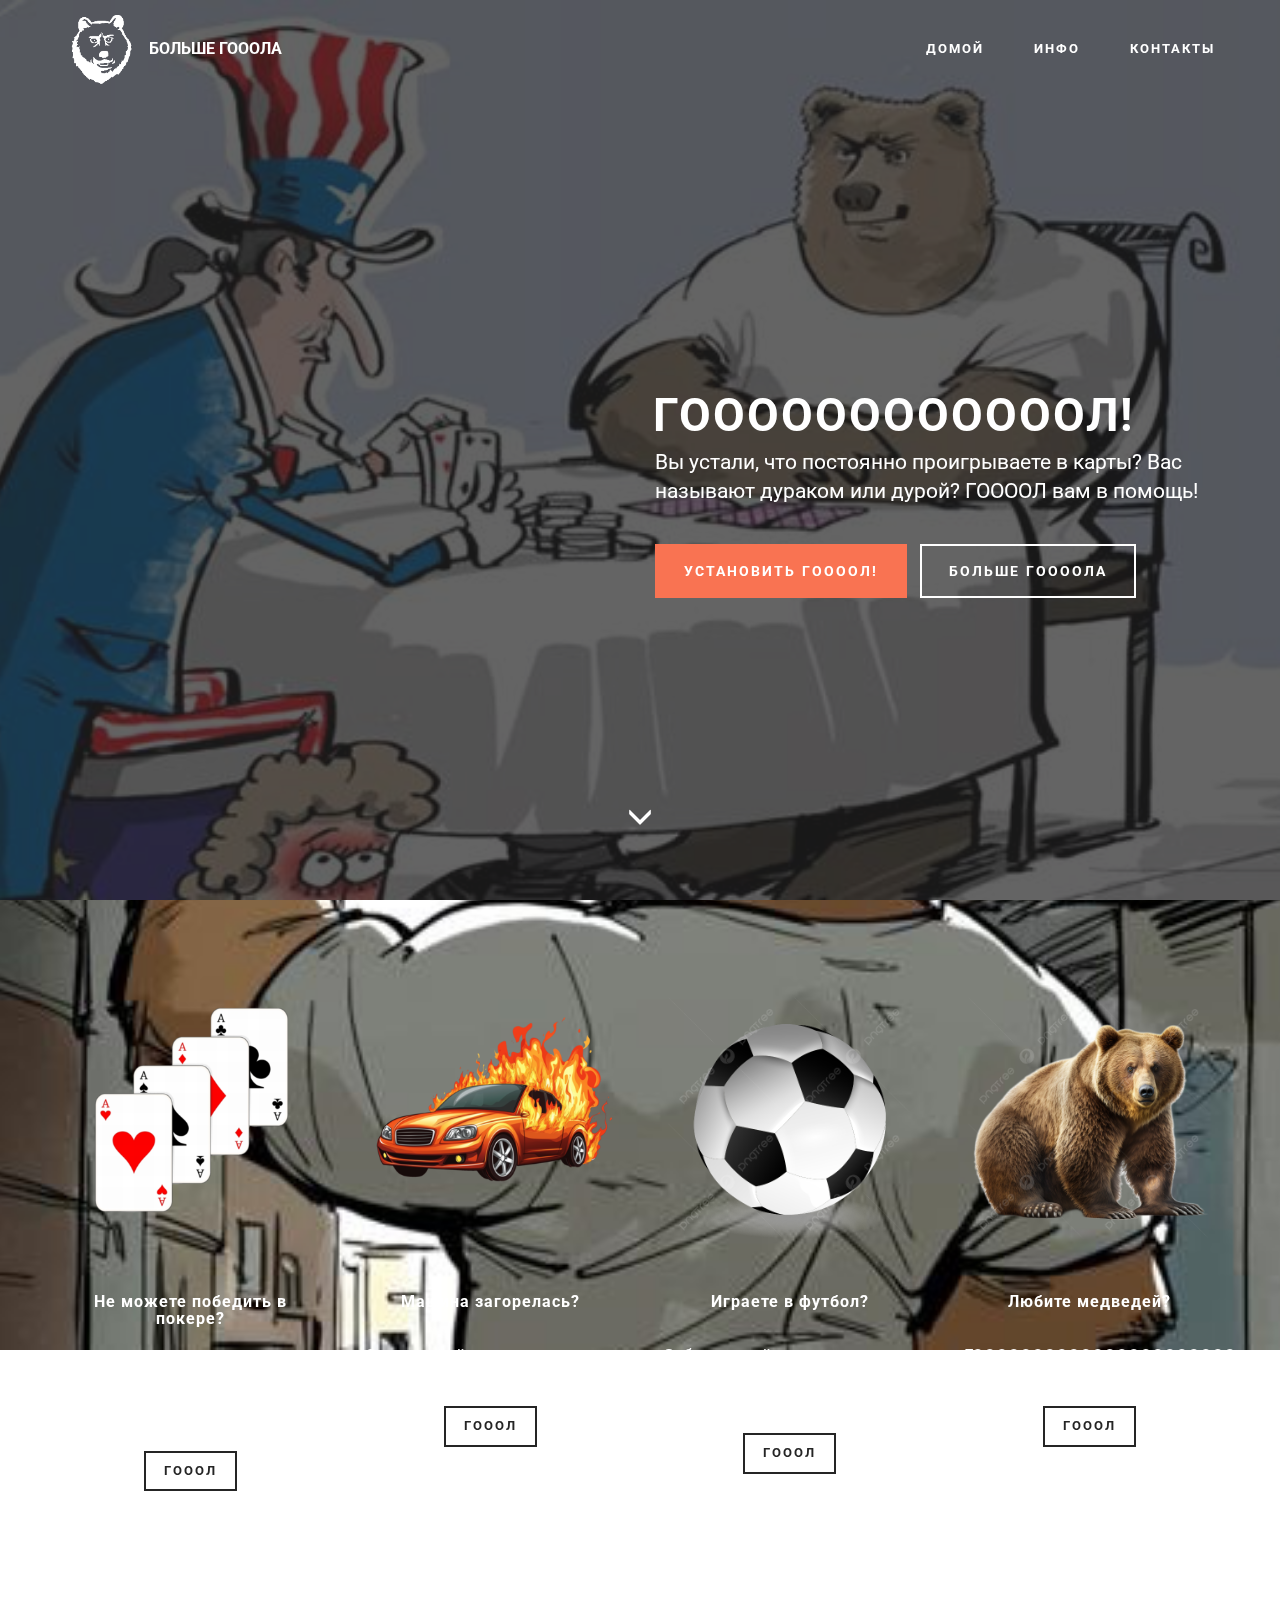
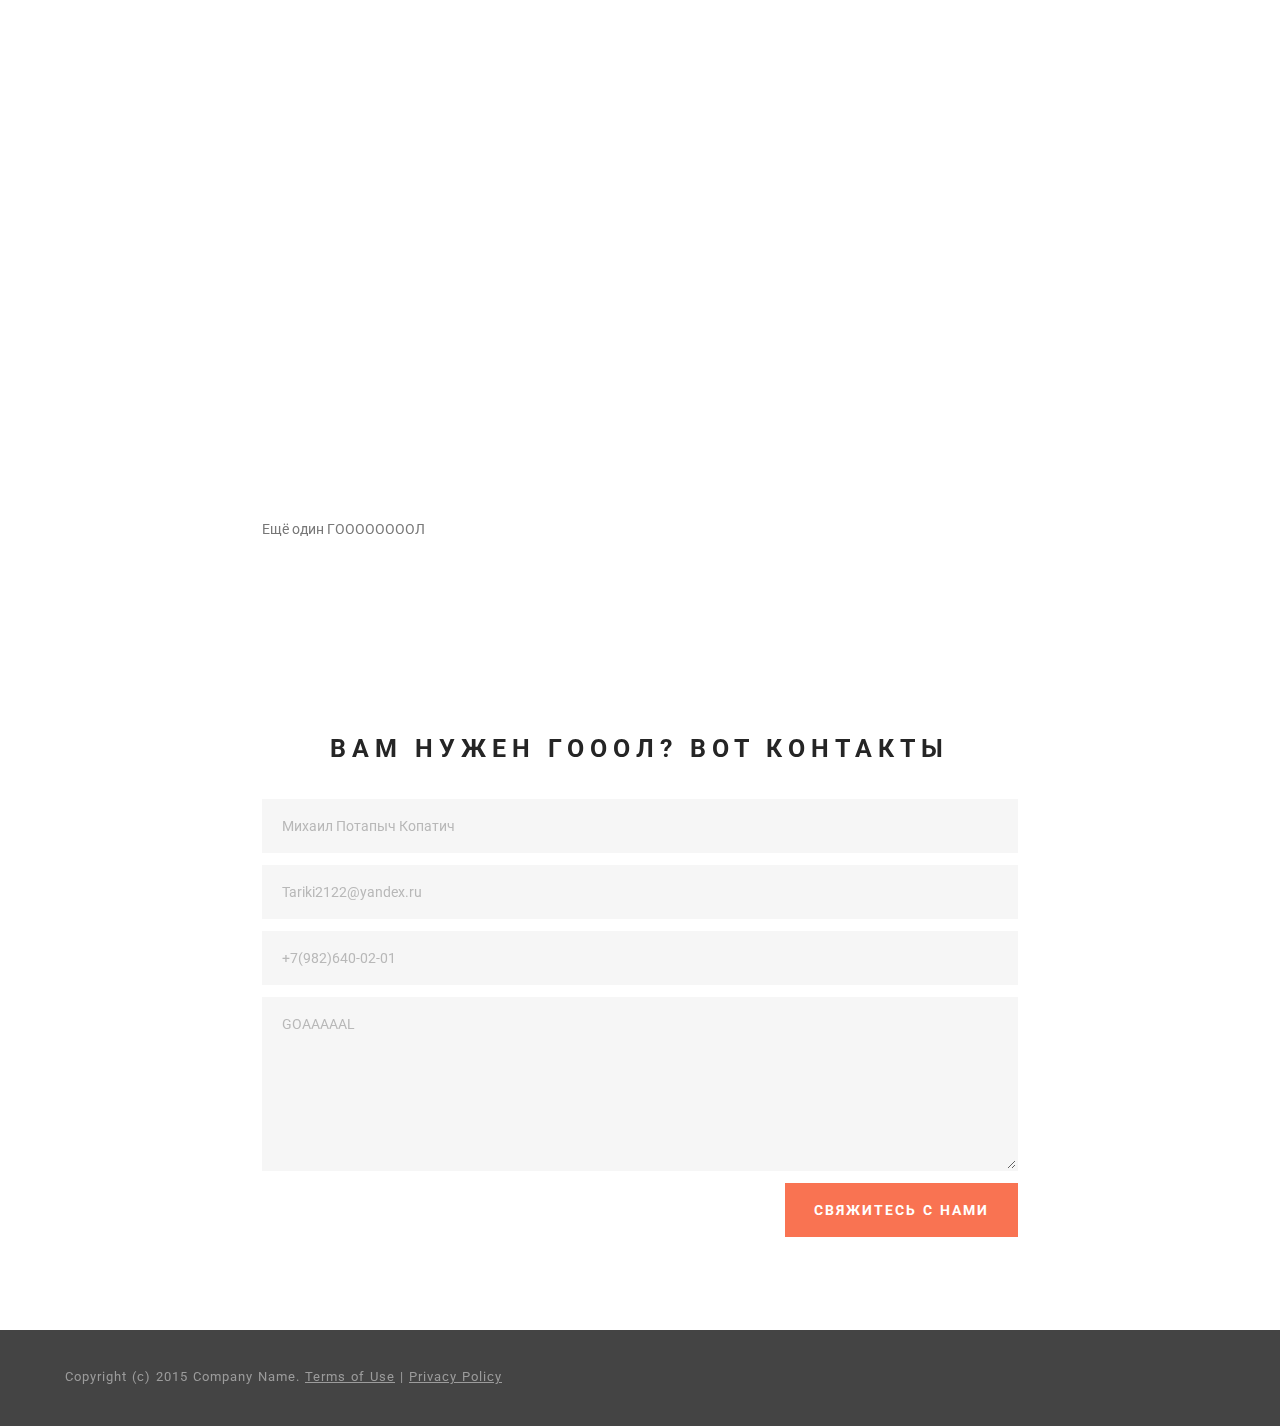
<file: goaaal/index.html>
<!DOCTYPE html>
<html>
<head>
  <!-- Site made with Mobirise Website Builder v2.9.10, https://mobirise.com -->
  <meta charset="UTF-8">
  <meta http-equiv="X-UA-Compatible" content="IE=edge">
  <meta name="generator" content="Mobirise v2.9.10, mobirise.com">
  <meta name="viewport" content="width=device-width, initial-scale=1">
  <link rel="shortcut icon" href="assets/images/cmmzpxhfdho-2-1024x1024-45.png" type="image/x-icon">
  <meta name="description" content="Free Responsive Website Maker. Create awesome mobile-first websites. Easy and fast - No coding!">
  <title>Mobirise Mobile Website Builder</title>
  <link rel="stylesheet" href="https://fonts.googleapis.com/css?family=Roboto:700,400&amp;subset=cyrillic,latin,greek,vietnamese">
  <link rel="stylesheet" href="assets/bootstrap/css/bootstrap.min.css">
  <link rel="stylesheet" href="assets/animate.css/animate.min.css">
  <link rel="stylesheet" href="assets/mobirise/css/style.css">
  <link rel="stylesheet" href="assets/mobirise/css/mbr-additional.css" type="text/css">
  
  
  
</head>
<body>
<section class="mbr-navbar mbr-navbar--freeze mbr-navbar--absolute mbr-navbar--transparent mbr-navbar--sticky mbr-navbar--auto-collapse" id="menu-0">
    <div class="mbr-navbar__section mbr-section">
        <div class="mbr-section__container container">
            <div class="mbr-navbar__container">
                <div class="mbr-navbar__column mbr-navbar__column--s mbr-navbar__brand">
                    <span class="mbr-navbar__brand-link mbr-brand mbr-brand--inline">
                        <span class="mbr-brand__logo"><a href="https://www.google.com/search?sca_esv=41165fec71bc817d&amp;q=%D0%B3%D0%BE%D0%BE%D0%BE%D0%BB+%D0%BC%D0%B5%D0%BC&amp;udm=2&amp;fbs=[base64]&amp;sa=X&amp;ved=2ahUKEwjfxJuBu_yJAxXIHhAIHSDANiMQtKgLegQIGhAB&amp;biw=1920&amp;bih=953#vhid=a5JwxcNuGLPBiM&amp;vssid=mosaic"><img src="assets/images/cmmzpxhfdho-2-1024x1024-45.png" class="mbr-navbar__brand-img mbr-brand__img" title="Что за ГО-О-ОЛ?"></a></span>
                        <span class="mbr-brand__name"><a class="mbr-brand__name text-white" href="https://mobirise.com">БОЛЬШЕ ГОООЛА</a></span>
                    </span>
                </div>
                <div class="mbr-navbar__hamburger mbr-hamburger"><span class="mbr-hamburger__line"></span></div>
                <div class="mbr-navbar__column mbr-navbar__menu">
                    <nav class="mbr-navbar__menu-box mbr-navbar__menu-box--inline-right">
                        <div class="mbr-navbar__column"><ul class="mbr-navbar__items mbr-navbar__items--right mbr-buttons mbr-buttons--freeze mbr-buttons--right btn-decorator mbr-buttons--active mbr-buttons--only-links"><li class="mbr-navbar__item"><a class="mbr-buttons__link btn text-white" href="https://mobirise.com">ДОМОЙ</a></li><li class="mbr-navbar__item"><a class="mbr-buttons__link btn text-white" href="https://mobirise.com">ИНФО</a></li><li class="mbr-navbar__item"><a class="mbr-buttons__link btn text-white" href="https://mobirise.com">КОНТАКТЫ</a></li></ul></div>
                        
                    </nav>
                </div>
            </div>
        </div>
    </div>
</section>

<section class="engine"><a rel="external" href="https://mobirise.com">best free web design software</a></section><section class="mbr-box mbr-section mbr-section--relative mbr-section--fixed-size mbr-section--full-height mbr-section--bg-adapted mbr-parallax-background" id="header1-1" style="background-image: url(assets/images/gooool-mem-770x383-71.jpg);">
    <div class="mbr-box__magnet mbr-box__magnet--sm-padding mbr-box__magnet--center-left mbr-after-navbar">
        <div class="mbr-overlay" style="opacity: 0.7; background-color: rgb(34, 34, 34);"></div>
        <div class="mbr-box__container mbr-section__container container">
            <div class="mbr-box mbr-box--stretched"><div class="mbr-box__magnet mbr-box__magnet--center-left">
                <div class="row"><div class=" col-sm-6 col-sm-offset-6">
                    <div class="mbr-hero animated fadeInUp">
                        <h1 class="mbr-hero__text">ГООООООООООООЛ!</h1>
                        <p class="mbr-hero__subtext">Вы устали, что постоянно проигрываете в карты? Вас называют дураком или дурой? ГООООЛ вам в помощь!</p>
                    </div>
                    <div class="mbr-buttons btn-inverse mbr-buttons--left"><a class="mbr-buttons__btn btn btn-lg btn-danger animated fadeInUp delay" href="https://mobirise.com">УСТАНОВИТЬ ГООООЛ!</a> <a class="mbr-buttons__btn btn btn-lg btn-default animated fadeInUp delay" href="index.html#header1-1">БОЛЬШЕ ГООООЛА</a></div>
                </div></div>
            </div></div>
        </div>
        <div class="mbr-arrow mbr-arrow--floating text-center">
            <div class="mbr-section__container container">
                <a class="mbr-arrow__link" href="#footer1-2"><i class="glyphicon glyphicon-menu-down"></i></a>
            </div>
        </div>
    </div>
</section>

<section class="mbr-section mbr-section--relative mbr-section--fixed-size mbr-parallax-background" id="features1-3" style="background-image: url(assets/images/2024-05-19-15-40-11-6696-450x314-26.png);">
    
    
    <div class="mbr-section__container container mbr-section__container--std-top-padding">
        <div class="mbr-section__row row">
            <div class="mbr-section__col col-xs-12 col-md-3 col-sm-6">
                <div class="mbr-section__container mbr-section__container--center mbr-section__container--middle">
                    <figure class="mbr-figure"><img src="assets/images/pngtree-playing-cards-game-objects-png-image-5176887-360x360-48.png" class="mbr-figure__img" title="Не можете победить в покере?"></figure>
                </div>
                <div class="mbr-section__container mbr-section__container--middle">
                    <div class="mbr-header mbr-header--reduce mbr-header--center mbr-header--wysiwyg">
                        <h3 class="mbr-header__text">Не можете победить в покере?</h3>
                    </div>
                </div>
                <div class="mbr-section__container mbr-section__container--middle">
                    <div class="mbr-article mbr-article--wysiwyg">
                        <p>Скажите "ГООООЛ!" и победа за вами!</p>
                    </div>
                </div>
                <div class="mbr-section__container mbr-section__container--last">
                    <div class="mbr-buttons mbr-buttons--center"><a href="https://mobirise.com" class="mbr-buttons__btn btn btn-wrap btn-xs-lg btn-default">ГОООЛ</a></div>
                </div>
            </div>
            <div class="mbr-section__col col-xs-12 col-md-3 col-sm-6">
                <div class="mbr-section__container mbr-section__container--center mbr-section__container--middle">
                    <figure class="mbr-figure"><a href="Машина загорелась?"><img src="assets/images/pngtree-2d-burning-car-png-image-14321378-360x360-60.png" class="mbr-figure__img"></a></figure>
                </div>
                <div class="mbr-section__container mbr-section__container--middle">
                    <div class="mbr-header mbr-header--reduce mbr-header--center mbr-header--wysiwyg">
                        <h3 class="mbr-header__text">Машина загорелась?</h3>
                    </div>
                </div>
                <div class="mbr-section__container mbr-section__container--middle">
                    <div class="mbr-article mbr-article--wysiwyg">
                        <p>Сядьте в неё.</p>
                    </div>
                </div>
                <div class="mbr-section__container mbr-section__container--last">
                    <div class="mbr-buttons mbr-buttons--center"><a href="https://mobirise.com" class="mbr-buttons__btn btn btn-wrap btn-xs-lg btn-default">ГОООЛ</a></div>
                </div>
            </div>
            <div class="clearfix visible-sm-block"></div>
            <div class="mbr-section__col col-xs-12 col-md-3 col-sm-6">
                <div class="mbr-section__container mbr-section__container--center mbr-section__container--middle">
                    <figure class="mbr-figure"><img src="assets/images/pngtree-soccer-football-png-isolated-on-transparent-background-png-image-6977353-1200x1200-49.png" class="mbr-figure__img"></figure>
                </div>
                <div class="mbr-section__container mbr-section__container--middle">
                    <div class="mbr-header mbr-header--reduce mbr-header--center mbr-header--wysiwyg">
                        <h3 class="mbr-header__text">Играете в футбол?</h3>
                    </div>
                </div>
                <div class="mbr-section__container mbr-section__container--middle">
                    <div class="mbr-article mbr-article--wysiwyg">
                        <p>Забудьте о нём, там не настоящий ГОООЛ.</p>
                    </div>
                </div>
                <div class="mbr-section__container mbr-section__container--last">
                    <div class="mbr-buttons mbr-buttons--center"><a href="https://mobirise.com" class="mbr-buttons__btn btn btn-wrap btn-xs-lg btn-default">ГОООЛ</a></div>
                </div>
            </div>
            
            <div class="mbr-section__col col-xs-12 col-md-3 col-sm-6">
                <div class="mbr-section__container mbr-section__container--center mbr-section__container--middle">
                    <figure class="mbr-figure"><img src="assets/images/pngtree-brown-bear-wild-animal-transparent-on-white-background-png-image-9044405-1200x1200-93.png" class="mbr-figure__img"></figure>
                </div>
                <div class="mbr-section__container mbr-section__container--middle">
                    <div class="mbr-header mbr-header--reduce mbr-header--center mbr-header--wysiwyg">
                        <h3 class="mbr-header__text">Любите медведей?</h3>
                    </div>
                </div>
                <div class="mbr-section__container mbr-section__container--middle">
                    <div class="mbr-article mbr-article--wysiwyg">
                        <p>ГОООООООООООООООООООООООООООООООООООООООЛ</p>
                    </div>
                </div>
                <div class="mbr-section__container mbr-section__container--last">
                    <div class="mbr-buttons mbr-buttons--center"><a href="https://mobirise.com" class="mbr-buttons__btn btn btn-wrap btn-xs-lg btn-default">ГОООЛ</a></div>
                </div>
            </div>
            
            
            
        </div>
    </div>
</section>

<section class="mbr-section" id="video2-4">
    <div class="mbr-section__container container mbr-section__container--isolated">
        <div class="row">
            <div class="col-sm-8 col-sm-offset-2">
                <figure class="mbr-figure mbr-figure--wysiwyg mbr-figure--full-width mbr-figure--no-bg mbr-figure--caption-outside-bottom">
                    <div><iframe class="mbr-embedded-video" src="https://www.youtube.com/embed/g6bYM87lZmE?rel=0&amp;autoplay=1&amp;loop=1" width="1280" height="720" frameborder="0" allowfullscreen></iframe></div>
                    <figcaption class="mbr-figure__caption mbr-figure__caption--no-padding">
                        <small class="mbr-figure__caption-small">Ещё один ГООООООООЛ</small>
                    </figcaption>
                </figure>
            </div>
        </div>
    </div>
</section>

<section class="mbr-section mbr-section--relative mbr-section--fixed-size mbr-parallax-background" id="form1-5" style="background-image: url(assets/images/jp5dgmesdrq-604x362-30.jpg);">
    
    <div class="mbr-section__container mbr-section__container--std-padding container">
        <div class="row">
            <div class="col-sm-12">
                <div class="row">
                    <div class="col-sm-8 col-sm-offset-2">
                        <div class="mbr-header mbr-header--center mbr-header--std-padding">
                            <h2 class="mbr-header__text">ВАМ НУЖЕН ГОООЛ? ВОТ КОНТАКТЫ</h2>
                        </div>
                        
                        <form action="https://mobirise.com/" method="post">
                            
                            <div class="form-group">
                                <input type="text" class="form-control" name="name" required="" placeholder="Михаил Потапыч Копатич">
                            </div>
                            <div class="form-group">
                                <input type="email" class="form-control" name="email" required="" placeholder="Tariki2122@yandex.ru">
                            </div>
                            <div class="form-group">
                                <input type="tel" class="form-control" name="phone" placeholder="+7(982)640-02-01">
                            </div>
                            <div class="form-group">
                                <textarea class="form-control" name="message" rows="7" placeholder="GOAAAAAL"></textarea>
                            </div>
                            <div class="mbr-buttons mbr-buttons--right"><button type="submit" class="mbr-buttons__btn btn btn-lg btn-danger">СВЯЖИТЕСЬ С НАМИ</button></div>
                        </form>
                    </div>
                </div>
            </div>
        </div>
    </div>
</section>

<footer class="mbr-section mbr-section--relative mbr-section--fixed-size" id="footer1-2" style="background-color: rgb(68, 68, 68);">
    
    <div class="mbr-section__container container">
        <div class="mbr-footer mbr-footer--wysiwyg row">
            <div class="col-sm-12">
                <p class="mbr-footer__copyright">Copyright (c) 2015 Company Name. <a class="mbr-footer__link text-gray" href="https://mobirise.com/">Terms of Use</a>  | <a class="mbr-footer__link text-gray" href="https://mobirise.com/">Privacy Policy</a></p>
            </div>
        </div>
    </div>
</footer>


  <script src="assets/web/assets/jquery/jquery.min.js"></script>
  <script src="assets/bootstrap/js/bootstrap.min.js"></script>
  <script src="assets/smooth-scroll/SmoothScroll.js"></script>
  <script src="assets/jarallax/jarallax.js"></script>
  <!--[if lte IE 9]>
    <script src="assets/jquery-placeholder/jquery.placeholder.min.js"></script>
  <![endif]-->
  <script src="assets/mobirise/js/script.js"></script>
  
  
</body>
</html>
</file>
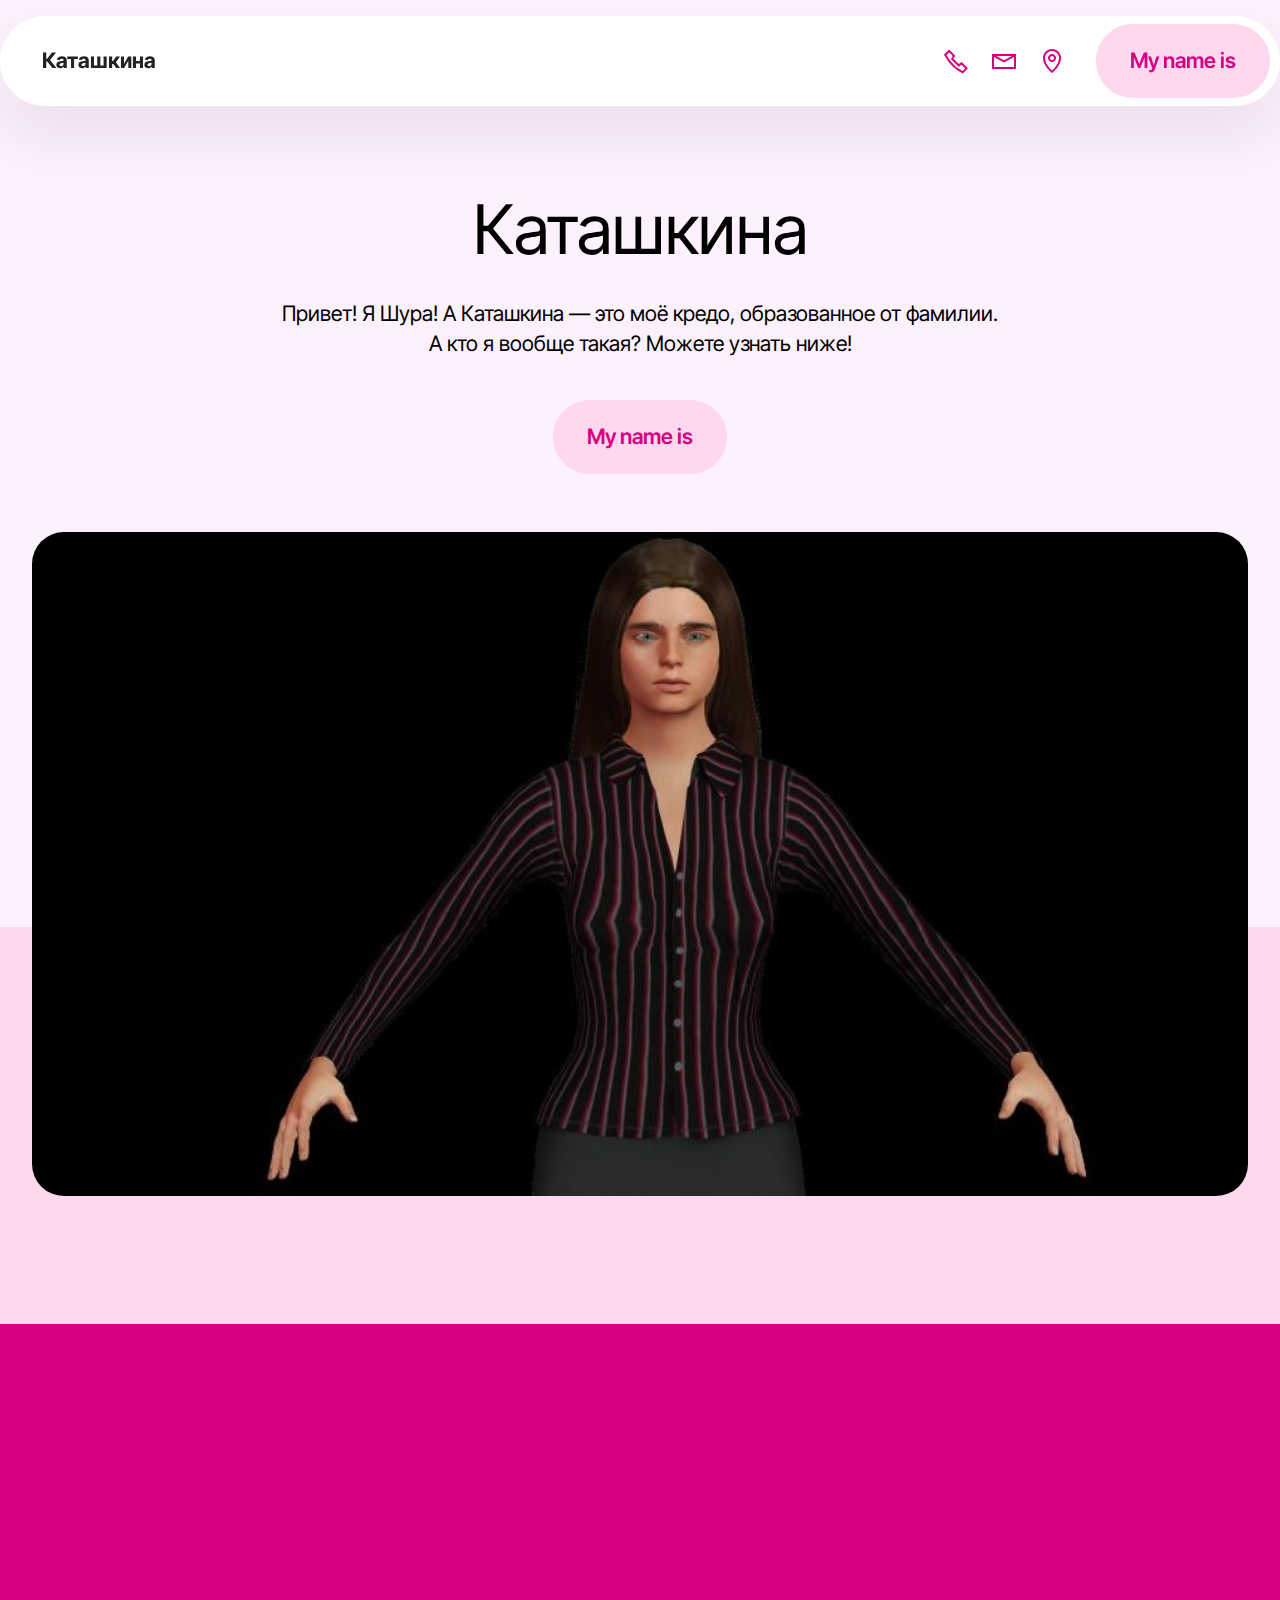
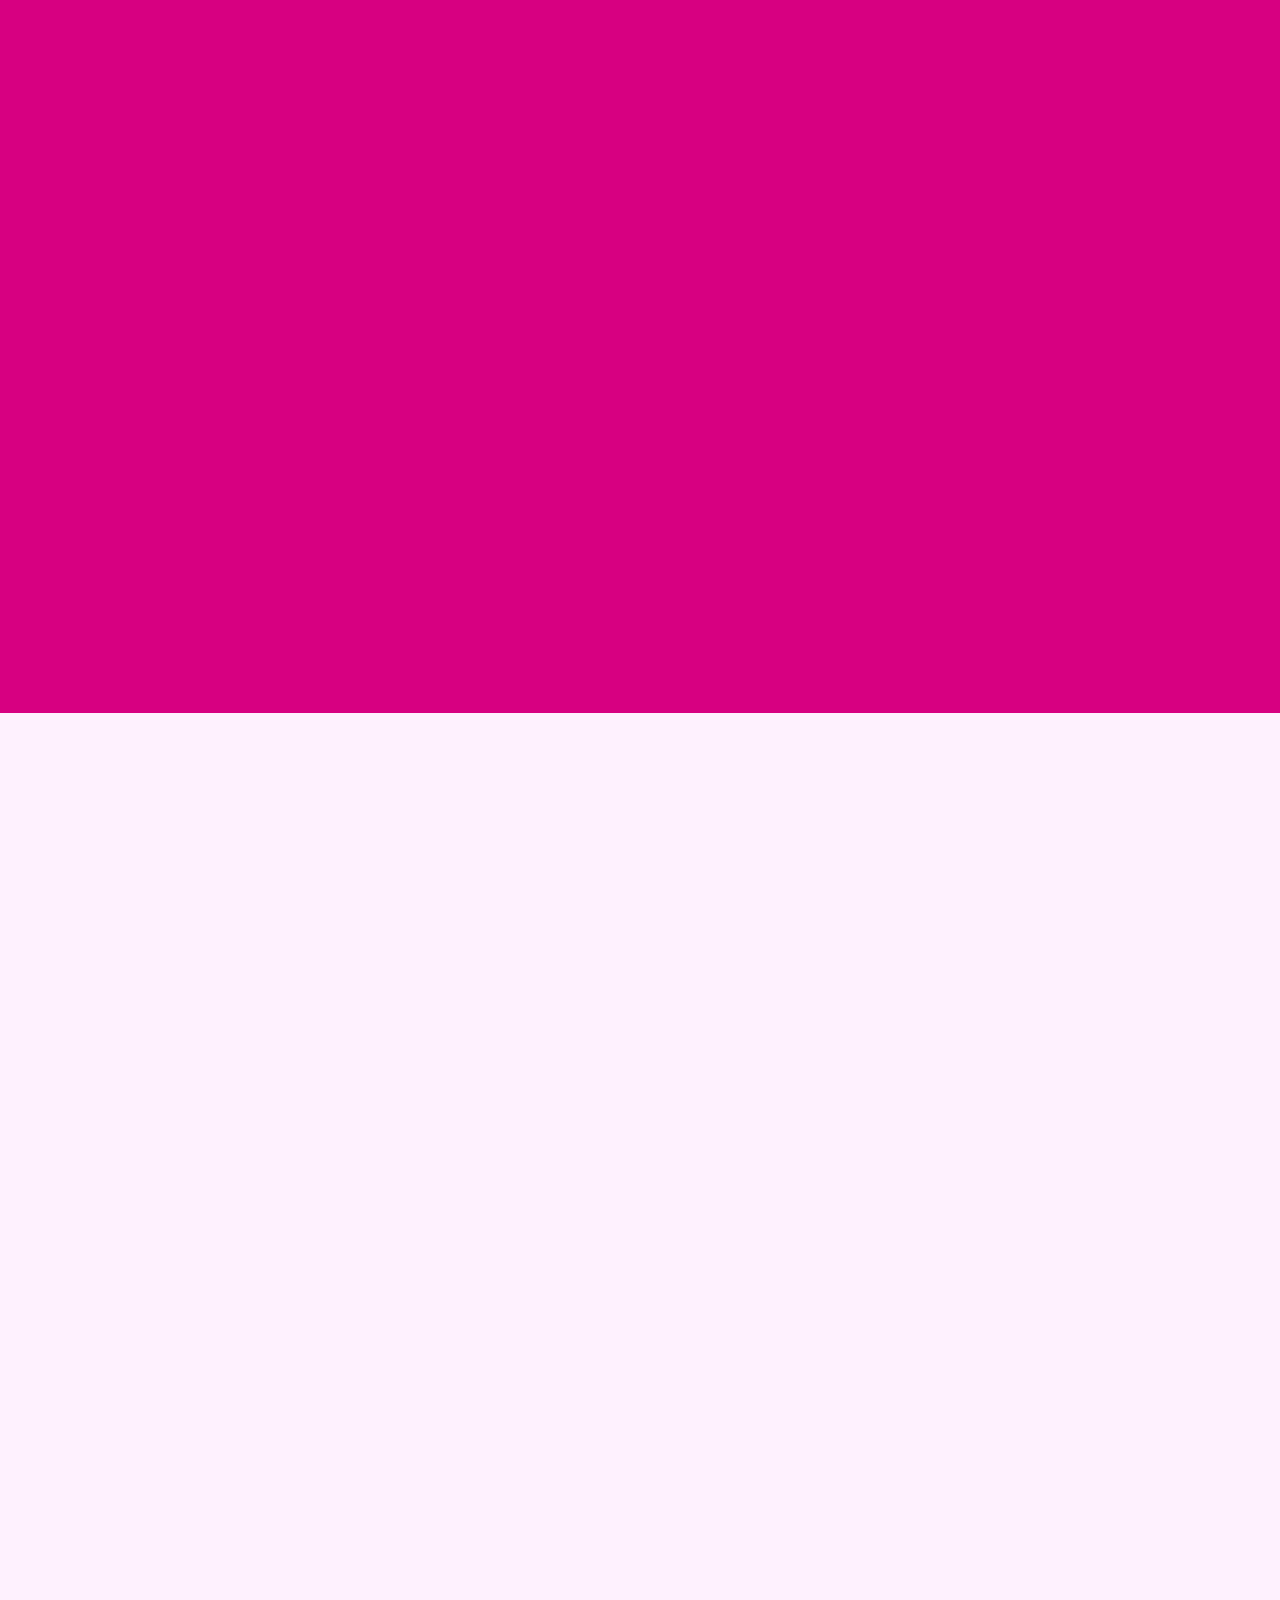
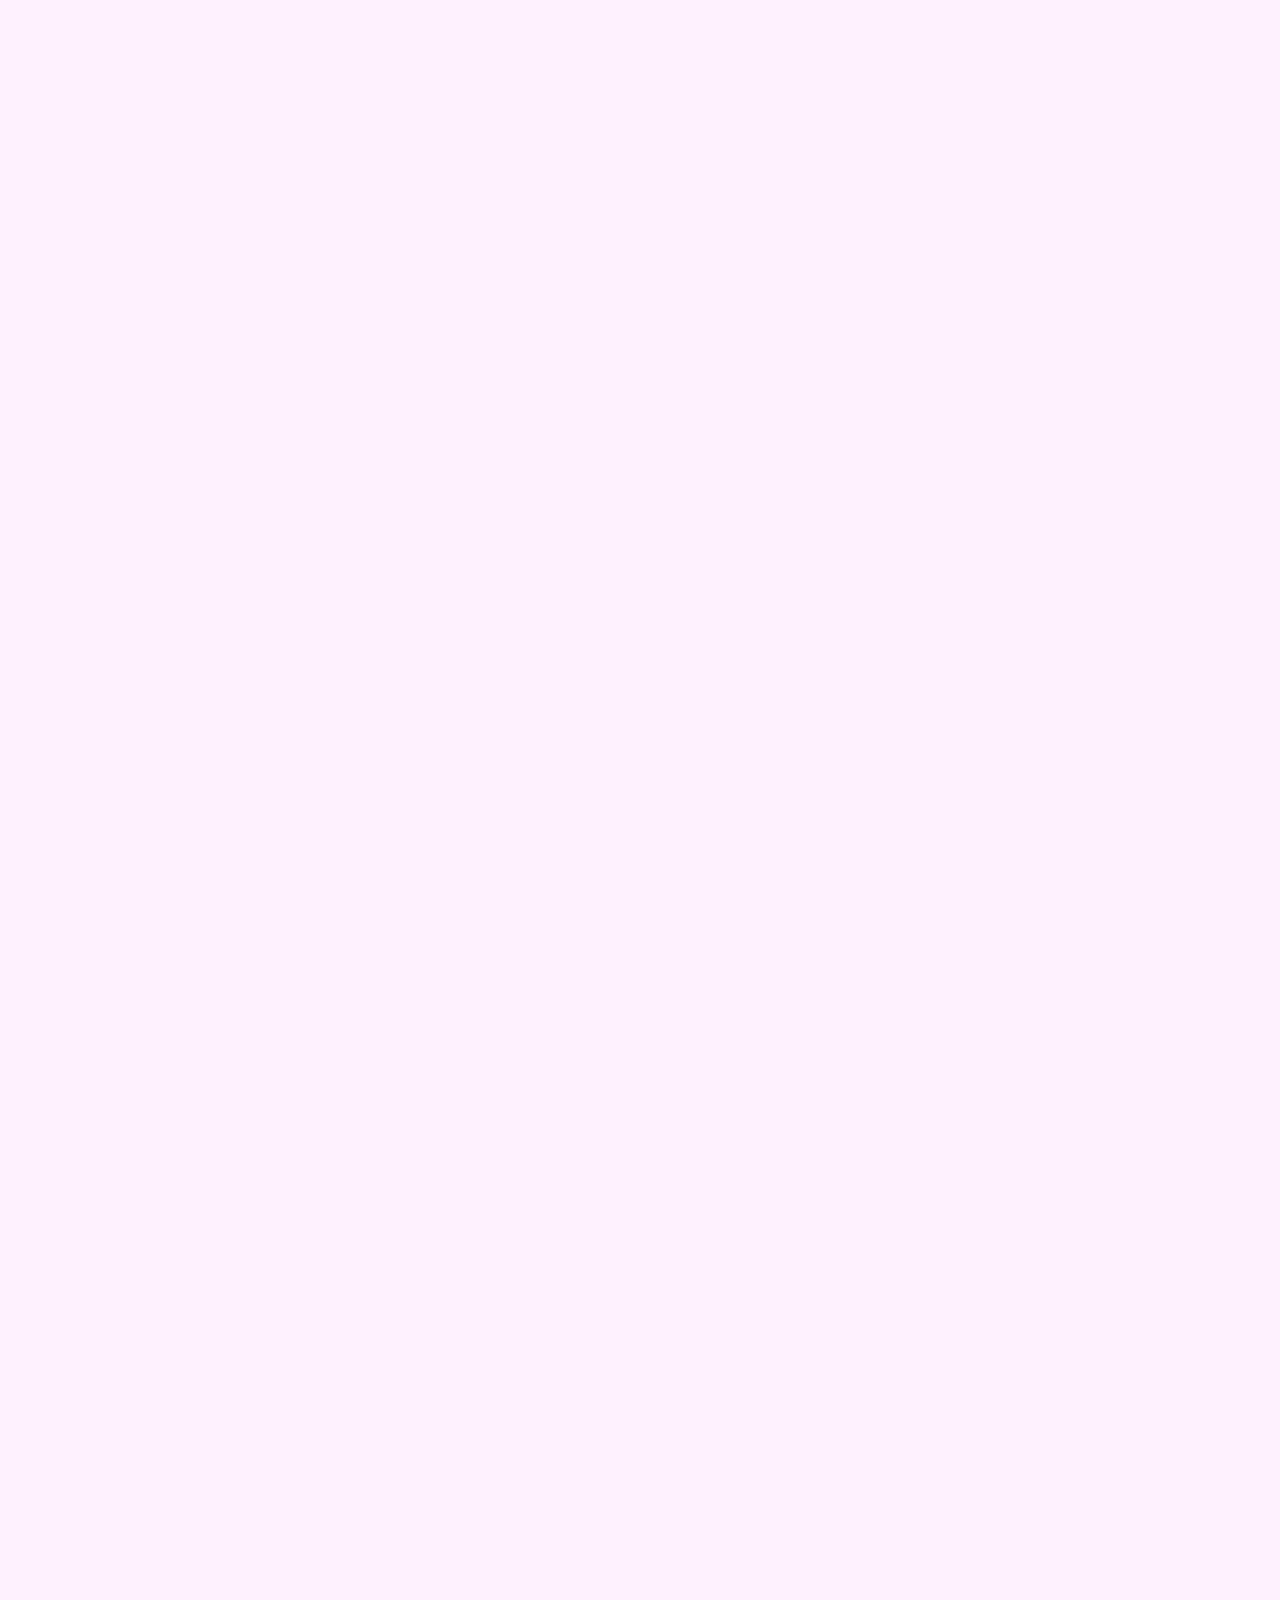
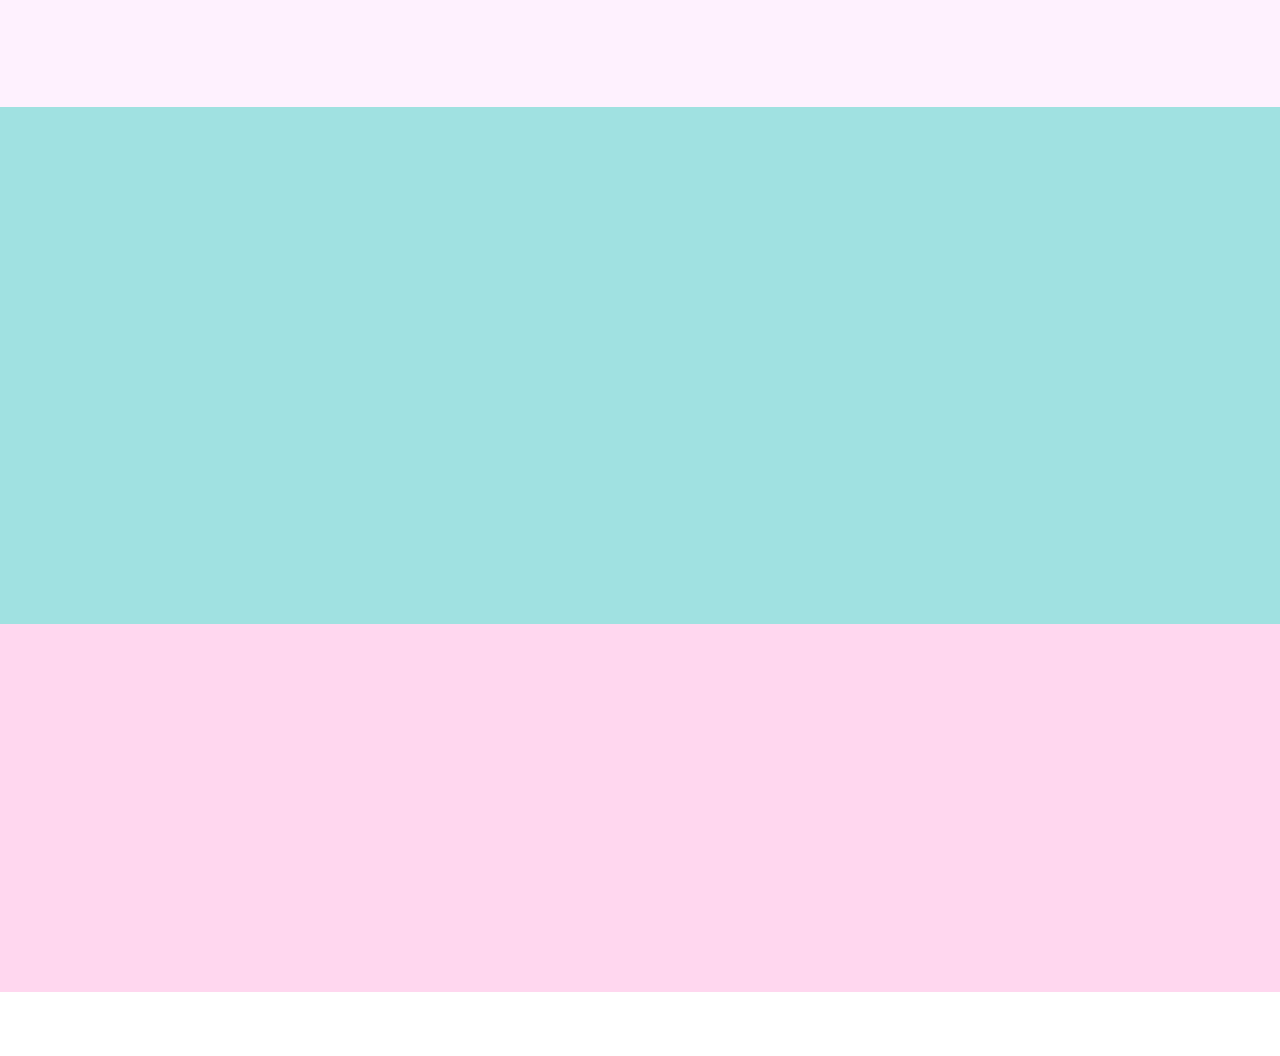
<file: katashkina/index.html>
<!DOCTYPE html>
<html  >
<head>
  <!-- Site made with Mobirise Website Builder v5.9.18, https://mobirise.com -->
  <meta charset="UTF-8">
  <meta http-equiv="X-UA-Compatible" content="IE=edge">
  <meta name="generator" content="Mobirise v5.9.18, mobirise.com">
  <meta name="viewport" content="width=device-width, initial-scale=1, minimum-scale=1">
  <link rel="shortcut icon" href="assets/images/logo.png" type="image/x-icon">
  <meta name="description" content="">
  
  
  <title>Home</title>
  <link rel="stylesheet" href="assets/web/assets/mobirise-icons2/mobirise2.css">
  <link rel="stylesheet" href="assets/bootstrap/css/bootstrap.min.css">
  <link rel="stylesheet" href="assets/bootstrap/css/bootstrap-grid.min.css">
  <link rel="stylesheet" href="assets/bootstrap/css/bootstrap-reboot.min.css">
  <link rel="stylesheet" href="assets/animatecss/animate.css">
  <link rel="stylesheet" href="assets/dropdown/css/style.css">
  <link rel="stylesheet" href="assets/socicon/css/styles.css">
  <link rel="stylesheet" href="assets/theme/css/style.css">
  <link rel="preload" href="https://fonts.googleapis.com/css?family=Inter+Tight:100,200,300,400,500,600,700,800,900,100i,200i,300i,400i,500i,600i,700i,800i,900i&display=swap" as="style" onload="this.onload=null;this.rel='stylesheet'">
  <noscript><link rel="stylesheet" href="https://fonts.googleapis.com/css?family=Inter+Tight:100,200,300,400,500,600,700,800,900,100i,200i,300i,400i,500i,600i,700i,800i,900i&display=swap"></noscript>
  <link rel="preload" as="style" href="assets/mobirise/css/mbr-additional.css?v=9aYTqQ"><link rel="stylesheet" href="assets/mobirise/css/mbr-additional.css?v=9aYTqQ" type="text/css">

  
  
  
</head>
<body>
  
  <section data-bs-version="5.1" class="menu menu2 cid-tJS6tZXiPa" once="menu" id="menu02-0">
	

	<nav class="navbar navbar-dropdown navbar-fixed-top navbar-expand-lg">
		<div class="container">
			<div class="navbar-brand">
				
				<span class="navbar-caption-wrap"><a class="navbar-caption text-black text-primary display-4" href="index.html#header05-1">Каташкина</a></span>
			</div>
			<button class="navbar-toggler" type="button" data-toggle="collapse" data-bs-toggle="collapse" data-target="#navbarSupportedContent" data-bs-target="#navbarSupportedContent" aria-controls="navbarNavAltMarkup" aria-expanded="false" aria-label="Toggle navigation">
				<div class="hamburger">
					<span></span>
					<span></span>
					<span></span>
					<span></span>
				</div>
			</button>
			<div class="collapse navbar-collapse" id="navbarSupportedContent">
				
				<div class="icons-menu">
					<a class="iconfont-wrapper" href="https://mobiri.se">
						<span class="p-2 mbr-iconfont mobi-mbri-phone mobi-mbri"></span>
					</a>
					<a class="iconfont-wrapper" href="https://mobiri.se">
						<span class="p-2 mbr-iconfont mobi-mbri-letter mobi-mbri"></span>
					</a>
					<a class="iconfont-wrapper" href="https://mobiri.se">
						<span class="p-2 mbr-iconfont mobi-mbri-map-pin mobi-mbri"></span>
					</a>
					
				</div>
				<div class="navbar-buttons mbr-section-btn"><a class="btn btn-secondary display-4" href="index.html#form02-6">My name is</a></div>
			</div>
		</div>
	</nav>
</section>

<section data-bs-version="5.1" class="header5 cid-tJS6uM4N87" id="header05-1">
	

	
	
	<div class="topbg"></div>
	<div class="align-center container">
		<div class="row justify-content-center">
			<div class="col-md-12 col-lg-9">
				<h1 class="mbr-section-title mbr-fonts-style mb-4 display-1">Каташкина</h1>
				<p class="mbr-text mbr-fonts-style mb-4 display-7">Привет! Я Шура! А Каташкина — это моё кредо, образованное от фамилии.<br>А кто я вообще такая? Можете узнать ниже!</p>
				<div class="mbr-section-btn mt-3"><a class="btn btn-secondary display-7" href="index.html#form02-6">My name is</a></div>
			</div>
		</div>
		<div class="row mt-5 justify-content-center">
			<div class="col-12 col-lg-12">
				<img src="assets/images/-1920x1080.jpeg" alt="Mobirise Website Builder" title="">
			</div>
		</div>
	</div>
</section>

<section data-bs-version="5.1" class="features4 cid-tMlEXTHLbS" id="features04-w">
	
	
	<div class="container">
		<div class="row justify-content-center">
			<div class="col-12 content-head">
				<div class="mbr-section-head mb-5">
					<h4 class="mbr-section-title mbr-fonts-style align-center mb-0 display-2"><strong>Слишком сложно?</strong></h4>
					<h5 class="mbr-section-subtitle mbr-fonts-style align-center mb-0 mt-4 display-7">Вот вам мой вайб через интерьеры!</h5>
					
				</div>
			</div>
		</div>
		<div class="row">
			<div class="item features-image col-12 col-md-6 col-lg-4 active">
				<div class="item-wrapper">
					<div class="item-img">
						<img src="assets/images/02-1-815x458.png" alt="Mobirise Website Builder" data-slide-to="0" data-bs-slide-to="0">
					</div>
					<div class="item-content">
						<h5 class="item-title mbr-fonts-style display-5">
							<strong>Тут я работаю</strong></h5>
						
						<p class="mbr-text mbr-fonts-style display-7">
							Много пишу: и картины, и рассказы. Для меня важен мой творческий беспорядок!</p>
						<div class="mbr-section-btn item-footer"><a href="" class="btn item-btn btn-secondary display-7">+вайб</a></div>
					</div>

				</div>
			</div><div class="item features-image col-12 col-md-6 col-lg-4">
				<div class="item-wrapper">
					<div class="item-img">
						<img src="assets/images/02-2-815x458.png" alt="Mobirise Website Builder" data-slide-to="1" data-bs-slide-to="1">
					</div>
					<div class="item-content">
						<h5 class="item-title mbr-fonts-style display-5">
							<strong>Тут я сплю</strong></h5>
						
						<p class="mbr-text mbr-fonts-style display-7">
							По возможности. Чаще вдохновение приходит именно ночью!<br>
						</p>
						<div class="mbr-section-btn item-footer"><a href="" class="btn item-btn btn-secondary display-7">+вайб</a></div>
					</div>
				</div>
			</div>
			
			<div class="item features-image col-12 col-md-6 col-lg-4">
				<div class="item-wrapper">
					<div class="item-img">
						<img src="assets/images/02-3-815x458.png" alt="Mobirise Website Builder" data-slide-to="2" data-bs-slide-to="2">
					</div>
					<div class="item-content">
						<h5 class="item-title mbr-fonts-style display-5">
							<strong>Тут я отдыхаю</strong></h5>
						
						<p class="mbr-text mbr-fonts-style display-7">Рутина в ванной комнате — как отдельный вид медитации!</p>
						<div class="mbr-section-btn item-footer"><a href="" class="btn item-btn btn-secondary display-7">+вайб</a></div>
					</div>
				</div>
			</div>
		</div>
	</div>
</section>

<section data-bs-version="5.1" class="slider4 mbr-embla cid-uyaTdmOE0D" id="slider04-1k">
    
    
    <div class="container-fluid">
        <div class="row mb-5 justify-content-center">
            <div class="col-12 content-head">
                <h3 class="mbr-section-title mbr-fonts-style align-center mb-0 display-2">
                    <strong>Больше творчества!</strong></h3>
                <h5 class="mbr-section-subtitle mbr-fonts-style align-center mb-0 mt-4 display-7">
                    и это лишь малая часть!</h5>
            </div>
        </div>
        <div class="row">
            <div class="col-12">
                <div class="embla position-relative" data-skip-snaps="true" data-align="center" data-contain-scroll="trimSnaps" data-loop="true" data-auto-play-interval="5" data-draggable="true">
                    <div class="embla__viewport">
                        <div class="embla__container">
                            <div class="embla__slide slider-image item active" style="margin-left: 1rem; margin-right: 1rem;">
                                <div class="slide-content">
                                    <div class="item-img">
                                        <div class="item-wrapper">
                                            <img src="assets/images/03-1-605x474.jpeg" alt="Mobirise Website Builder" title="">
                                        </div>
                                    </div>
                                </div>
                            </div>
                            <div class="embla__slide slider-image item" style="margin-left: 1rem; margin-right: 1rem;">
                                <div class="slide-content">
                                    <div class="item-img">
                                        <div class="item-wrapper">
                                            <img src="assets/images/03-4-1200x1600.jpeg" alt="Mobirise Website Builder" title="">
                                        </div>
                                    </div>
                                </div>
                            </div>
                            <div class="embla__slide slider-image item" style="margin-left: 1rem; margin-right: 1rem;">
                                <div class="slide-content">
                                    <div class="item-img">
                                        <div class="item-wrapper">
                                            <img src="assets/images/03-6-800x600.jpeg" alt="Mobirise Website Builder" title="">
                                        </div>
                                    </div>
                                </div>
                            </div>
                            <div class="embla__slide slider-image item" style="margin-left: 1rem; margin-right: 1rem;">
                                <div class="slide-content">
                                    <div class="item-img">
                                        <div class="item-wrapper">
                                            <img src="assets/images/03-5-736x981.jpeg" alt="Mobirise Website Builder" title="" data-slide-to="3" data-bs-slide-to="3">
                                        </div>
                                    </div>
                                </div>
                            </div>
                            
                            <div class="embla__slide slider-image item" style="margin-left: 1rem; margin-right: 1rem;">
                            <div class="slide-content">
                                <div class="item-img">
                                    <div class="item-wrapper">
                                        <img src="assets/images/03-7-494x731.jpeg" alt="Mobirise Website Builder" title="" data-slide-to="4" data-bs-slide-to="4">
                                    </div>
                                </div>
                            </div>
                            </div><div class="embla__slide slider-image item" style="margin-left: 1rem; margin-right: 1rem;">
                                <div class="slide-content">
                                    <div class="item-img">
                                        <div class="item-wrapper">
                                            <img src="assets/images/03-2-850x1275.jpeg" alt="Mobirise Website Builder" title="" data-slide-to="5" data-bs-slide-to="5">
                                        </div>
                                    </div>
                                </div>
                            </div>
                            <div class="embla__slide slider-image item" style="margin-left: 1rem; margin-right: 1rem;">
                            <div class="slide-content">
                                <div class="item-img">
                                    <div class="item-wrapper">
                                        <img src="assets/images/03-3-864x1080.jpeg" alt="Mobirise Website Builder" title="">
                                    </div>
                                </div>
                            </div>
                            </div>
                        </div>
                    </div>
                    <button class="embla__button embla__button--prev">
                        <span class="mobi-mbri mobi-mbri-arrow-prev" aria-hidden="true"></span>
                        <span class="sr-only visually-hidden visually-hidden">Previous</span>
                    </button>
                    <button class="embla__button embla__button--next">
                        <span class="mobi-mbri mobi-mbri-arrow-next" aria-hidden="true"></span>
                        <span class="sr-only visually-hidden visually-hidden">Next</span>
                    </button>
                </div>
            </div>
        </div>
    </div>
</section>

<section data-bs-version="5.1" class="slider4 mbr-embla cid-uyaUwu5bga" id="slider04-1l">
    
    
    <div class="container-fluid">
        <div class="row mb-5 justify-content-center">
            <div class="col-12 content-head">
                
                <h5 class="mbr-section-subtitle mbr-fonts-style align-center mb-0 mt-4 display-7">и ещё чуть-чуть...</h5>
            </div>
        </div>
        <div class="row">
            <div class="col-12">
                <div class="embla position-relative" data-skip-snaps="true" data-align="center" data-contain-scroll="trimSnaps" data-loop="true" data-auto-play-interval="5" data-draggable="true">
                    <div class="embla__viewport">
                        <div class="embla__container">
                            <div class="embla__slide slider-image item" style="margin-left: 1rem; margin-right: 1rem;">
                                <div class="slide-content">
                                    <div class="item-img">
                                        <div class="item-wrapper">
                                            <img src="assets/images/03-8-864x1047.jpeg" alt="Mobirise Website Builder" title="">
                                        </div>
                                    </div>
                                </div>
                            </div>
                            <div class="embla__slide slider-image item" style="margin-left: 1rem; margin-right: 1rem;">
                                <div class="slide-content">
                                    <div class="item-img">
                                        <div class="item-wrapper">
                                            <img src="assets/images/03-9-938x1668.jpeg" alt="Mobirise Website Builder" title="">
                                        </div>
                                    </div>
                                </div>
                            </div>
                            
                            
                            
                            
                            <div class="embla__slide slider-image item" style="margin-left: 1rem; margin-right: 1rem;">
                            <div class="slide-content">
                                <div class="item-img">
                                    <div class="item-wrapper">
                                        <img src="assets/images/03-10-1200x1200.jpeg" alt="Mobirise Website Builder" title="">
                                    </div>
                                </div>
                            </div>
                            </div>
                        </div>
                    </div>
                    <button class="embla__button embla__button--prev">
                        <span class="mobi-mbri mobi-mbri-arrow-prev" aria-hidden="true"></span>
                        <span class="sr-only visually-hidden visually-hidden">Previous</span>
                    </button>
                    <button class="embla__button embla__button--next">
                        <span class="mobi-mbri mobi-mbri-arrow-next" aria-hidden="true"></span>
                        <span class="sr-only visually-hidden visually-hidden">Next</span>
                    </button>
                </div>
            </div>
        </div>
    </div>
</section>

<section data-bs-version="5.1" class="video04 cid-uyaWUkFuAO" id="video04-1m">
    
    
    <div class="container">
        <div class="mbr-section-head mb-5">
            <h4 class="mbr-section-title mbr-fonts-style mb-0 mt-0 display-2"><strong>Всё ещё непонятно?</strong></h4>
            <h5 class="mbr-section-subtitle mbr-fonts-style mt-4 display-7">Тогда вот видео, где я собрала личные фотокарточки и картинки, которые мне нравятся</h5>
        </div>
        <div class="row justify-content-center">
            <div class="col-12 col-md-12 video-block">
                <div class="video-wrapper"><iframe class="mbr-embedded-video" src="https://www.youtube.com/embed/XUMMEciL5-M?rel=0&amp;amp;mute=1&amp;showinfo=0&amp;autoplay=1&amp;loop=1&amp;playlist=XUMMEciL5-M" width="1280" height="720" frameborder="0" allowfullscreen></iframe></div>
                <p class="mbr-text mt-3 mbr-fonts-style display-4">
                    доступ к видео по ссылке</p>
            </div>
        </div>
    </div>
</section>

<section data-bs-version="5.1" class="header09 cid-tLAX5BnXkJ" id="header09-q">
	
	
	<div class="container">
		<div class="row">
			<div class="content-wrap col-12 col-md-8">
				<h1 class="mbr-section-title mbr-fonts-style mbr-white mb-4 display-1"><strong>Скачать шрифт Каташкина</strong></h1>
				
				<p class="mbr-fonts-style mbr-text mbr-white mb-4 display-7">
					Можете почувствовать, что значит, иметь слишком творческий мозг!</p>
				<div class="mbr-section-btn"><a class="btn btn-primary display-7" href="https://oelsya.github.io/katashkina/шрифт.otf" target="_blank">купить шрифт</a></div>
			</div>
		</div>
	</div>
</section>

<section data-bs-version="5.1" class="social4 cid-uyb7ukds1B" id="social04-1r">
    
    
    

    <div class="container">
        <div class="media-container-row">
            <div class="col-12">
                <h3 class="mbr-section-title align-center mb-5 mbr-fonts-style display-2">
                    <strong>Я здесь</strong></h3>
                <div class="social-list align-center">
                    <a class="iconfont-wrapper bg-facebook m-2 " target="_blank" href="https://mobiri.se">
                        <span class="socicon-facebook socicon"></span>
                    </a>
                    <a class="iconfont-wrapper bg-twitter m-2" href="https://mobiri.se" target="_blank">
                        <span class="socicon-twitter socicon"></span>
                    </a>
                    <a class="iconfont-wrapper bg-instagram m-2" href="https://mobiri.se" target="_blank">
                        <span class="socicon-instagram socicon"></span>
                    </a>
                    
                    
                    
                    
                    
                    <a class="iconfont-wrapper bg-tiktok m-2" href="https://mobiri.se" target="_blank">
                        <span class="socicon-tiktok socicon"></span>
                    </a>
                    
                    
                </div>
            </div>
        </div>
    </div>
</section><section class="display-7" style="padding: 0;align-items: center;justify-content: center;flex-wrap: wrap;    align-content: center;display: flex;position: relative;height: 4rem;"><a href="https://mobiri.se/3670741" style="flex: 1 1;height: 4rem;position: absolute;width: 100%;z-index: 1;"><img alt="" style="height: 4rem;" src="[data-uri]"></a><p style="margin: 0;text-align: center;" class="display-7">&#8204;</p><a style="z-index:1" href="https://mobirise.com/html-builder.html">HTML Website Maker</a></section><script src="assets/bootstrap/js/bootstrap.bundle.min.js"></script>  <script src="assets/smoothscroll/smooth-scroll.js"></script>  <script src="assets/ytplayer/index.js"></script>  <script src="assets/dropdown/js/navbar-dropdown.js"></script>  <script src="assets/embla/embla.min.js"></script>  <script src="assets/embla/script.js"></script>  <script src="assets/theme/js/script.js"></script>  
  
  
  <input name="animation" type="hidden">
  </body>
</html>
</file>
<file: goaaal/assets/mobirise/css/mbr-additional.css>
#menu-0 .mbr-brand__name {
  font-size: 16px;
}
#menu-0.mbr-navbar--stuck .mbr-navbar__section {
  background: #2c2c2c;
}
#menu-0 .mbr-navbar__hamburger {
  color: #ffffff;
}
#header1-1 H1 {
  color: #ffffff;
}
#header1-1 P {
  color: #ffffff;
}
#features1-3 .mbr-section__col .mbr-header__text {
  color: #ffffff;
}
#features1-3 P {
  color: #ffffff;
}
</file>
<file: katashkina/assets/web/assets/mobirise-icons2/mobirise2.css>
@font-face {
  font-family: 'Moririse2';
  font-display: swap;
  src:  url('mobirise2.eot?f2bix4');
  src:  url('mobirise2.eot?f2bix4#iefix') format('embedded-opentype'),
    url('mobirise2.ttf?f2bix4') format('truetype'),
    url('mobirise2.woff?f2bix4') format('woff'),
    url('mobirise2.svg?f2bix4#mobirise2') format('svg');
  font-weight: normal;
  font-style: normal;
}

[class^="mobi-"], [class*=" mobi-"] {
  /* use !important to prevent issues with browser extensions that change fonts */
  font-family: 'Moririse2' !important;
  speak: none;
  font-style: normal;
  font-weight: normal;
  font-variant: normal;
  text-transform: none;
  line-height: 1;

  /* Better Font Rendering =========== */
  -webkit-font-smoothing: antialiased;
  -moz-osx-font-smoothing: grayscale;
}

.mobi-mbri-add-submenu:before {
  content: "\e900";
}
.mobi-mbri-alert:before {
  content: "\e901";
}
.mobi-mbri-align-center:before {
  content: "\e902";
}
.mobi-mbri-align-justify:before {
  content: "\e903";
}
.mobi-mbri-align-left:before {
  content: "\e904";
}
.mobi-mbri-align-right:before {
  content: "\e905";
}
.mobi-mbri-android:before {
  content: "\e906";
}
.mobi-mbri-apple:before {
  content: "\e907";
}
.mobi-mbri-arrow-down:before {
  content: "\e908";
}
.mobi-mbri-arrow-next:before {
  content: "\e909";
}
.mobi-mbri-arrow-prev:before {
  content: "\e90a";
}
.mobi-mbri-arrow-up:before {
  content: "\e90b";
}
.mobi-mbri-bold:before {
  content: "\e90c";
}
.mobi-mbri-bookmark:before {
  content: "\e90d";
}
.mobi-mbri-bootstrap:before {
  content: "\e90e";
}
.mobi-mbri-briefcase:before {
  content: "\e90f";
}
.mobi-mbri-browse:before {
  content: "\e910";
}
.mobi-mbri-bulleted-list:before {
  content: "\e911";
}
.mobi-mbri-calendar:before {
  content: "\e912";
}
.mobi-mbri-camera:before {
  content: "\e913";
}
.mobi-mbri-cart-add:before {
  content: "\e914";
}
.mobi-mbri-cart-full:before {
  content: "\e915";
}
.mobi-mbri-cash:before {
  content: "\e916";
}
.mobi-mbri-change-style:before {
  content: "\e917";
}
.mobi-mbri-chat:before {
  content: "\e918";
}
.mobi-mbri-clock:before {
  content: "\e919";
}
.mobi-mbri-close:before {
  content: "\e91a";
}
.mobi-mbri-cloud:before {
  content: "\e91b";
}
.mobi-mbri-code:before {
  content: "\e91c";
}
.mobi-mbri-contact-form:before {
  content: "\e91d";
}
.mobi-mbri-credit-card:before {
  content: "\e91e";
}
.mobi-mbri-cursor-click:before {
  content: "\e91f";
}
.mobi-mbri-cust-feedback:before {
  content: "\e920";
}
.mobi-mbri-database:before {
  content: "\e921";
}
.mobi-mbri-delivery:before {
  content: "\e922";
}
.mobi-mbri-desktop:before {
  content: "\e923";
}
.mobi-mbri-devices:before {
  content: "\e924";
}
.mobi-mbri-down:before {
  content: "\e925";
}
.mobi-mbri-download-2:before {
  content: "\e926";
}
.mobi-mbri-download:before {
  content: "\e927";
}
.mobi-mbri-drag-n-drop-2:before {
  content: "\e928";
}
.mobi-mbri-drag-n-drop:before {
  content: "\e929";
}
.mobi-mbri-edit-2:before {
  content: "\e92a";
}
.mobi-mbri-edit:before {
  content: "\e92b";
}
.mobi-mbri-error:before {
  content: "\e92c";
}
.mobi-mbri-extension:before {
  content: "\e92d";
}
.mobi-mbri-features:before {
  content: "\e92e";
}
.mobi-mbri-file:before {
  content: "\e92f";
}
.mobi-mbri-flag:before {
  content: "\e930";
}
.mobi-mbri-folder:before {
  content: "\e931";
}
.mobi-mbri-gift:before {
  content: "\e932";
}
.mobi-mbri-github:before {
  content: "\e933";
}
.mobi-mbri-globe-2:before {
  content: "\e934";
}
.mobi-mbri-globe:before {
  content: "\e935";
}
.mobi-mbri-growing-chart:before {
  content: "\e936";
}
.mobi-mbri-hearth:before {
  content: "\e937";
}
.mobi-mbri-help:before {
  content: "\e938";
}
.mobi-mbri-home:before {
  content: "\e939";
}
.mobi-mbri-hot-cup:before {
  content: "\e93a";
}
.mobi-mbri-idea:before {
  content: "\e93b";
}
.mobi-mbri-image-gallery:before {
  content: "\e93c";
}
.mobi-mbri-image-slider:before {
  content: "\e93d";
}
.mobi-mbri-info:before {
  content: "\e93e";
}
.mobi-mbri-italic:before {
  content: "\e93f";
}
.mobi-mbri-key:before {
  content: "\e940";
}
.mobi-mbri-laptop:before {
  content: "\e941";
}
.mobi-mbri-layers:before {
  content: "\e942";
}
.mobi-mbri-left-right:before {
  content: "\e943";
}
.mobi-mbri-left:before {
  content: "\e944";
}
.mobi-mbri-letter:before {
  content: "\e945";
}
.mobi-mbri-like:before {
  content: "\e946";
}
.mobi-mbri-link:before {
  content: "\e947";
}
.mobi-mbri-lock:before {
  content: "\e948";
}
.mobi-mbri-login:before {
  content: "\e949";
}
.mobi-mbri-logout:before {
  content: "\e94a";
}
.mobi-mbri-magic-stick:before {
  content: "\e94b";
}
.mobi-mbri-map-pin:before {
  content: "\e94c";
}
.mobi-mbri-menu:before {
  content: "\e94d";
}
.mobi-mbri-mobile-2:before {
  content: "\e94e";
}
.mobi-mbri-mobile-horizontal:before {
  content: "\e94f";
}
.mobi-mbri-mobile:before {
  content: "\e950";
}
.mobi-mbri-mobirise:before {
  content: "\e951";
}
.mobi-mbri-more-horizontal:before {
  content: "\e952";
}
.mobi-mbri-more-vertical:before {
  content: "\e953";
}
.mobi-mbri-music:before {
  content: "\e954";
}
.mobi-mbri-new-file:before {
  content: "\e955";
}
.mobi-mbri-numbered-list:before {
  content: "\e956";
}
.mobi-mbri-opened-folder:before {
  content: "\e957";
}
.mobi-mbri-pages:before {
  content: "\e958";
}
.mobi-mbri-paper-plane:before {
  content: "\e959";
}
.mobi-mbri-paperclip:before {
  content: "\e95a";
}
.mobi-mbri-phone:before {
  content: "\e95b";
}
.mobi-mbri-photo:before {
  content: "\e95c";
}
.mobi-mbri-photos:before {
  content: "\e95d";
}
.mobi-mbri-pin:before {
  content: "\e95e";
}
.mobi-mbri-play:before {
  content: "\e95f";
}
.mobi-mbri-plus:before {
  content: "\e960";
}
.mobi-mbri-preview:before {
  content: "\e961";
}
.mobi-mbri-print:before {
  content: "\e962";
}
.mobi-mbri-protect:before {
  content: "\e963";
}
.mobi-mbri-question:before {
  content: "\e964";
}
.mobi-mbri-quote-left:before {
  content: "\e965";
}
.mobi-mbri-quote-right:before {
  content: "\e966";
}
.mobi-mbri-redo:before {
  content: "\e967";
}
.mobi-mbri-refresh:before {
  content: "\e968";
}
.mobi-mbri-responsive-2:before {
  content: "\e969";
}
.mobi-mbri-responsive:before {
  content: "\e96a";
}
.mobi-mbri-right:before {
  content: "\e96b";
}
.mobi-mbri-rocket:before {
  content: "\e96c";
}
.mobi-mbri-sad-face:before {
  content: "\e96d";
}
.mobi-mbri-sale:before {
  content: "\e96e";
}
.mobi-mbri-save:before {
  content: "\e96f";
}
.mobi-mbri-search:before {
  content: "\e970";
}
.mobi-mbri-setting-2:before {
  content: "\e971";
}
.mobi-mbri-setting-3:before {
  content: "\e972";
}
.mobi-mbri-setting:before {
  content: "\e973";
}
.mobi-mbri-share:before {
  content: "\e974";
}
.mobi-mbri-shopping-bag:before {
  content: "\e975";
}
.mobi-mbri-shopping-basket:before {
  content: "\e976";
}
.mobi-mbri-shopping-cart:before {
  content: "\e977";
}
.mobi-mbri-sites:before {
  content: "\e978";
}
.mobi-mbri-smile-face:before {
  content: "\e979";
}
.mobi-mbri-speed:before {
  content: "\e97a";
}
.mobi-mbri-star:before {
  content: "\e97b";
}
.mobi-mbri-success:before {
  content: "\e97c";
}
.mobi-mbri-sun:before {
  content: "\e97d";
}
.mobi-mbri-sun2:before {
  content: "\e97e";
}
.mobi-mbri-tablet-vertical:before {
  content: "\e97f";
}
.mobi-mbri-tablet:before {
  content: "\e980";
}
.mobi-mbri-target:before {
  content: "\e981";
}
.mobi-mbri-timer:before {
  content: "\e982";
}
.mobi-mbri-to-ftp:before {
  content: "\e983";
}
.mobi-mbri-to-local-drive:before {
  content: "\e984";
}
.mobi-mbri-touch-swipe:before {
  content: "\e985";
}
.mobi-mbri-touch:before {
  content: "\e986";
}
.mobi-mbri-trash:before {
  content: "\e987";
}
.mobi-mbri-underline:before {
  content: "\e988";
}
.mobi-mbri-undo:before {
  content: "\e989";
}
.mobi-mbri-unlink:before {
  content: "\e98a";
}
.mobi-mbri-unlock:before {
  content: "\e98b";
}
.mobi-mbri-up-down:before {
  content: "\e98c";
}
.mobi-mbri-up:before {
  content: "\e98d";
}
.mobi-mbri-update:before {
  content: "\e98e";
}
.mobi-mbri-upload-2:before {
  content: "\e98f";
}
.mobi-mbri-upload:before {
  content: "\e990";
}
.mobi-mbri-user-2:before {
  content: "\e991";
}
.mobi-mbri-user:before {
  content: "\e992";
}
.mobi-mbri-users:before {
  content: "\e993";
}
.mobi-mbri-video-play:before {
  content: "\e994";
}
.mobi-mbri-video:before {
  content: "\e995";
}
.mobi-mbri-watch:before {
  content: "\e996";
}
.mobi-mbri-website-theme-2:before {
  content: "\e997";
}
.mobi-mbri-website-theme:before {
  content: "\e998";
}
.mobi-mbri-wifi:before {
  content: "\e999";
}
.mobi-mbri-windows:before {
  content: "\e99a";
}
.mobi-mbri-zoom-in:before {
  content: "\e99b";
}
.mobi-mbri-zoom-out:before {
  content: "\e99c";
}
</file>
<file: katashkina/assets/dropdown/css/style.css>
.navbar-dropdown {
  left: 0;
  padding: 0;
  position: absolute;
  right: 0;
  top: 0;
  transition: all 0.45s ease;
  z-index: 1030;
  background: #282828; }
  .navbar-dropdown .navbar-logo {
    margin-right: 0.8rem;
    transition: margin 0.3s ease-in-out;
    vertical-align: middle; }
    .navbar-dropdown .navbar-logo img {
      height: 3.125rem;
      transition: all 0.3s ease-in-out; }
    .navbar-dropdown .navbar-logo.mbr-iconfont {
      font-size: 3.125rem;
      line-height: 3.125rem; }
  .navbar-dropdown .navbar-caption {
    font-weight: 700;
    white-space: normal;
    vertical-align: -4px;
    line-height: 3.125rem !important; }
    .navbar-dropdown .navbar-caption, .navbar-dropdown .navbar-caption:hover {
      color: inherit;
      text-decoration: none; }
  .navbar-dropdown .mbr-iconfont + .navbar-caption {
    vertical-align: -1px; }
  .navbar-dropdown.navbar-fixed-top {
    position: fixed; }
  .navbar-dropdown .navbar-brand span {
    vertical-align: -4px; }
  .navbar-dropdown.bg-color.transparent {
    background: none; }
  .navbar-dropdown.navbar-short .navbar-brand {
    padding: 0.625rem 0; }
    .navbar-dropdown.navbar-short .navbar-brand span {
      vertical-align: -1px; }
  .navbar-dropdown.navbar-short .navbar-caption {
    line-height: 2.375rem !important;
    vertical-align: -2px; }
  .navbar-dropdown.navbar-short .navbar-logo {
    margin-right: 0.5rem; }
    .navbar-dropdown.navbar-short .navbar-logo img {
      height: 2.375rem; }
    .navbar-dropdown.navbar-short .navbar-logo.mbr-iconfont {
      font-size: 2.375rem;
      line-height: 2.375rem; }
  .navbar-dropdown.navbar-short .mbr-table-cell {
    height: 3.625rem; }
  .navbar-dropdown .navbar-close {
    left: 0.6875rem;
    position: fixed;
    top: 0.75rem;
    z-index: 1000; }
  .navbar-dropdown .hamburger-icon {
    content: "";
    display: inline-block;
    vertical-align: middle;
    width: 16px;
    -webkit-box-shadow: 0 -6px 0 1px #282828,0 0 0 1px #282828,0 6px 0 1px #282828;
    -moz-box-shadow: 0 -6px 0 1px #282828,0 0 0 1px #282828,0 6px 0 1px #282828;
    box-shadow: 0 -6px 0 1px #282828,0 0 0 1px #282828,0 6px 0 1px #282828; }

.dropdown-menu .dropdown-toggle[data-toggle="dropdown-submenu"]::after {
  border-bottom: 0.35em solid transparent;
  border-left: 0.35em solid;
  border-right: 0;
  border-top: 0.35em solid transparent;
  margin-left: 0.3rem; }

.dropdown-menu .dropdown-item:focus {
  outline: 0; }

.nav-dropdown {
  font-size: 0.75rem;
  font-weight: 500;
  height: auto !important; }
  .nav-dropdown .nav-btn {
    padding-left: 1rem; }
  .nav-dropdown .link {
    margin: .667em 1.667em;
    font-weight: 500;
    padding: 0;
    transition: color .2s ease-in-out; }
    .nav-dropdown .link.dropdown-toggle {
      margin-right: 2.583em; }
      .nav-dropdown .link.dropdown-toggle::after {
        margin-left: .25rem;
        border-top: 0.35em solid;
        border-right: 0.35em solid transparent;
        border-left: 0.35em solid transparent;
        border-bottom: 0; }
      .nav-dropdown .link.dropdown-toggle[aria-expanded="true"] {
        margin: 0;
        padding: 0.667em 3.263em  0.667em 1.667em; }
  .nav-dropdown .link::after,
  .nav-dropdown .dropdown-item::after {
    color: inherit; }
  .nav-dropdown .btn {
    font-size: 0.75rem;
    font-weight: 700;
    letter-spacing: 0;
    margin-bottom: 0;
    padding-left: 1.25rem;
    padding-right: 1.25rem; }
  .nav-dropdown .dropdown-menu {
    border-radius: 0;
    border: 0;
    left: 0;
    margin: 0;
    padding-bottom: 1.25rem;
    padding-top: 1.25rem;
    position: relative; }
  .nav-dropdown .dropdown-submenu {
    margin-left: 0.125rem;
    top: 0; }
  .nav-dropdown .dropdown-item {
    font-weight: 500;
    line-height: 2;
    padding: 0.3846em 4.615em 0.3846em 1.5385em;
    position: relative;
    transition: color .2s ease-in-out, background-color .2s ease-in-out; }
    .nav-dropdown .dropdown-item::after {
      margin-top: -0.3077em;
      position: absolute;
      right: 1.1538em;
      top: 50%; }
    .nav-dropdown .dropdown-item:focus, .nav-dropdown .dropdown-item:hover {
      background: none; }

@media (max-width: 767px) {
  .nav-dropdown.navbar-toggleable-sm {
    bottom: 0;
    display: none;
    left: 0;
    overflow-x: hidden;
    position: fixed;
    top: 0;
    transform: translateX(-100%);
    -ms-transform: translateX(-100%);
    -webkit-transform: translateX(-100%);
    width: 18.75rem;
    z-index: 999; } }
.nav-dropdown.navbar-toggleable-xl {
  bottom: 0;
  display: none;
  left: 0;
  overflow-x: hidden;
  position: fixed;
  top: 0;
  transform: translateX(-100%);
  -ms-transform: translateX(-100%);
  -webkit-transform: translateX(-100%);
  width: 18.75rem;
  z-index: 999; }

.nav-dropdown-sm {
  display: block !important;
  overflow-x: hidden;
  overflow: auto;
  padding-top: 3.875rem; }
  .nav-dropdown-sm::after {
    content: "";
    display: block;
    height: 3rem;
    width: 100%; }
  .nav-dropdown-sm.collapse.in ~ .navbar-close {
    display: block !important; }
  .nav-dropdown-sm.collapsing, .nav-dropdown-sm.collapse.in {
    transform: translateX(0);
    -ms-transform: translateX(0);
    -webkit-transform: translateX(0);
    transition: all 0.25s ease-out;
    -webkit-transition: all 0.25s ease-out;
    background: #282828; }
  .nav-dropdown-sm.collapsing[aria-expanded="false"] {
    transform: translateX(-100%);
    -ms-transform: translateX(-100%);
    -webkit-transform: translateX(-100%); }
  .nav-dropdown-sm .nav-item {
    display: block;
    margin-left: 0 !important;
    padding-left: 0; }
  .nav-dropdown-sm .link,
  .nav-dropdown-sm .dropdown-item {
    border-top: 1px dotted rgba(255, 255, 255, 0.1);
    font-size: 0.8125rem;
    line-height: 1.6;
    margin: 0 !important;
    padding: 0.875rem 2.4rem 0.875rem 1.5625rem !important;
    position: relative;
    white-space: normal; }
    .nav-dropdown-sm .link:focus, .nav-dropdown-sm .link:hover,
    .nav-dropdown-sm .dropdown-item:focus,
    .nav-dropdown-sm .dropdown-item:hover {
      background: rgba(0, 0, 0, 0.2) !important;
      color: #c0a375; }
  .nav-dropdown-sm .nav-btn {
    position: relative;
    padding: 1.5625rem 1.5625rem 0 1.5625rem; }
    .nav-dropdown-sm .nav-btn::before {
      border-top: 1px dotted rgba(255, 255, 255, 0.1);
      content: "";
      left: 0;
      position: absolute;
      top: 0;
      width: 100%; }
    .nav-dropdown-sm .nav-btn + .nav-btn {
      padding-top: 0.625rem; }
      .nav-dropdown-sm .nav-btn + .nav-btn::before {
        display: none; }
  .nav-dropdown-sm .btn {
    padding: 0.625rem 0; }
  .nav-dropdown-sm .dropdown-toggle[data-toggle="dropdown-submenu"]::after {
    margin-left: .25rem;
    border-top: 0.35em solid;
    border-right: 0.35em solid transparent;
    border-left: 0.35em solid transparent;
    border-bottom: 0; }
  .nav-dropdown-sm .dropdown-toggle[data-toggle="dropdown-submenu"][aria-expanded="true"]::after {
    border-top: 0;
    border-right: 0.35em solid transparent;
    border-left: 0.35em solid transparent;
    border-bottom: 0.35em solid; }
  .nav-dropdown-sm .dropdown-menu {
    margin: 0;
    padding: 0;
    position: relative;
    top: 0;
    left: 0;
    width: 100%;
    border: 0;
    float: none;
    border-radius: 0;
    background: none; }
  .nav-dropdown-sm .dropdown-submenu {
    left: 100%;
    margin-left: 0.125rem;
    margin-top: -1.25rem;
    top: 0; }

.navbar-toggleable-sm .nav-dropdown .dropdown-menu {
  position: absolute; }

.navbar-toggleable-sm .nav-dropdown .dropdown-submenu {
  left: 100%;
  margin-left: 0.125rem;
  margin-top: -1.25rem;
  top: 0; }

.navbar-toggleable-sm.opened .nav-dropdown .dropdown-menu {
  position: relative; }

.navbar-toggleable-sm.opened .nav-dropdown .dropdown-submenu {
  left: 0;
  margin-left: 00rem;
  margin-top: 0rem;
  top: 0; }

.is-builder .nav-dropdown.collapsing {
  transition: none !important; }
</file>
<file: katashkina/assets/socicon/css/styles.css>
@charset "UTF-8";

@font-face {
  font-family: 'Socicon';
  src:  url('../fonts/socicon.eot');
  src:  url('../fonts/socicon.eot?#iefix') format('embedded-opentype'),
    url('../fonts/socicon.woff2') format('woff2'),
    url('../fonts/socicon.ttf') format('truetype'),
    url('../fonts/socicon.woff') format('woff'),
    url('../fonts/socicon.svg#socicon') format('svg');
  font-weight: normal;
  font-style: normal;
  font-display: swap;
}

[data-icon]:before {
  font-family: "socicon" !important;
  content: attr(data-icon);
  font-style: normal !important;
  font-weight: normal !important;
  font-variant: normal !important;
  text-transform: none !important;
  speak: none;
  line-height: 1;
  -webkit-font-smoothing: antialiased;
  -moz-osx-font-smoothing: grayscale;
}

[class^="socicon-"], [class*=" socicon-"] {
  /* use !important to prevent issues with browser extensions that change fonts */
  font-family: 'Socicon' !important;
  speak: none;
  font-style: normal;
  font-weight: normal;
  font-variant: normal;
  text-transform: none;
  line-height: 1;

  /* Better Font Rendering =========== */
  -webkit-font-smoothing: antialiased;
  -moz-osx-font-smoothing: grayscale;
}

.socicon-500px:before {
  content: "\e000";
}
.socicon-8tracks:before {
  content: "\e001";
}
.socicon-airbnb:before {
  content: "\e002";
}
.socicon-alliance:before {
  content: "\e003";
}
.socicon-amazon:before {
  content: "\e004";
}
.socicon-amplement:before {
  content: "\e005";
}
.socicon-android:before {
  content: "\e006";
}
.socicon-angellist:before {
  content: "\e007";
}
.socicon-apple:before {
  content: "\e008";
}
.socicon-appnet:before {
  content: "\e009";
}
.socicon-baidu:before {
  content: "\e00a";
}
.socicon-bandcamp:before {
  content: "\e00b";
}
.socicon-battlenet:before {
  content: "\e00c";
}
.socicon-mixer:before {
  content: "\e00d";
}
.socicon-bebee:before {
  content: "\e00e";
}
.socicon-bebo:before {
  content: "\e00f";
}
.socicon-behance:before {
  content: "\e010";
}
.socicon-blizzard:before {
  content: "\e011";
}
.socicon-blogger:before {
  content: "\e012";
}
.socicon-buffer:before {
  content: "\e013";
}
.socicon-chrome:before {
  content: "\e014";
}
.socicon-coderwall:before {
  content: "\e015";
}
.socicon-curse:before {
  content: "\e016";
}
.socicon-dailymotion:before {
  content: "\e017";
}
.socicon-deezer:before {
  content: "\e018";
}
.socicon-delicious:before {
  content: "\e019";
}
.socicon-deviantart:before {
  content: "\e01a";
}
.socicon-diablo:before {
  content: "\e01b";
}
.socicon-digg:before {
  content: "\e01c";
}
.socicon-discord:before {
  content: "\e01d";
}
.socicon-disqus:before {
  content: "\e01e";
}
.socicon-douban:before {
  content: "\e01f";
}
.socicon-draugiem:before {
  content: "\e020";
}
.socicon-dribbble:before {
  content: "\e021";
}
.socicon-drupal:before {
  content: "\e022";
}
.socicon-ebay:before {
  content: "\e023";
}
.socicon-ello:before {
  content: "\e024";
}
.socicon-endomodo:before {
  content: "\e025";
}
.socicon-envato:before {
  content: "\e026";
}
.socicon-etsy:before {
  content: "\e027";
}
.socicon-facebook:before {
  content: "\e028";
}
.socicon-feedburner:before {
  content: "\e029";
}
.socicon-filmweb:before {
  content: "\e02a";
}
.socicon-firefox:before {
  content: "\e02b";
}
.socicon-flattr:before {
  content: "\e02c";
}
.socicon-flickr:before {
  content: "\e02d";
}
.socicon-formulr:before {
  content: "\e02e";
}
.socicon-forrst:before {
  content: "\e02f";
}
.socicon-foursquare:before {
  content: "\e030";
}
.socicon-friendfeed:before {
  content: "\e031";
}
.socicon-github:before {
  content: "\e032";
}
.socicon-goodreads:before {
  content: "\e033";
}
.socicon-google:before {
  content: "\e034";
}
.socicon-googlescholar:before {
  content: "\e035";
}
.socicon-googlegroups:before {
  content: "\e036";
}
.socicon-googlephotos:before {
  content: "\e037";
}
.socicon-googleplus:before {
  content: "\e038";
}
.socicon-grooveshark:before {
  content: "\e039";
}
.socicon-hackerrank:before {
  content: "\e03a";
}
.socicon-hearthstone:before {
  content: "\e03b";
}
.socicon-hellocoton:before {
  content: "\e03c";
}
.socicon-heroes:before {
  content: "\e03d";
}
.socicon-smashcast:before {
  content: "\e03e";
}
.socicon-horde:before {
  content: "\e03f";
}
.socicon-houzz:before {
  content: "\e040";
}
.socicon-icq:before {
  content: "\e041";
}
.socicon-identica:before {
  content: "\e042";
}
.socicon-imdb:before {
  content: "\e043";
}
.socicon-instagram:before {
  content: "\e044";
}
.socicon-issuu:before {
  content: "\e045";
}
.socicon-istock:before {
  content: "\e046";
}
.socicon-itunes:before {
  content: "\e047";
}
.socicon-keybase:before {
  content: "\e048";
}
.socicon-lanyrd:before {
  content: "\e049";
}
.socicon-lastfm:before {
  content: "\e04a";
}
.socicon-line:before {
  content: "\e04b";
}
.socicon-linkedin:before {
  content: "\e04c";
}
.socicon-livejournal:before {
  content: "\e04d";
}
.socicon-lyft:before {
  content: "\e04e";
}
.socicon-macos:before {
  content: "\e04f";
}
.socicon-mail:before {
  content: "\e050";
}
.socicon-medium:before {
  content: "\e051";
}
.socicon-meetup:before {
  content: "\e052";
}
.socicon-mixcloud:before {
  content: "\e053";
}
.socicon-modelmayhem:before {
  content: "\e054";
}
.socicon-mumble:before {
  content: "\e055";
}
.socicon-myspace:before {
  content: "\e056";
}
.socicon-newsvine:before {
  content: "\e057";
}
.socicon-nintendo:before {
  content: "\e058";
}
.socicon-npm:before {
  content: "\e059";
}
.socicon-odnoklassniki:before {
  content: "\e05a";
}
.socicon-openid:before {
  content: "\e05b";
}
.socicon-opera:before {
  content: "\e05c";
}
.socicon-outlook:before {
  content: "\e05d";
}
.socicon-overwatch:before {
  content: "\e05e";
}
.socicon-patreon:before {
  content: "\e05f";
}
.socicon-paypal:before {
  content: "\e060";
}
.socicon-periscope:before {
  content: "\e061";
}
.socicon-persona:before {
  content: "\e062";
}
.socicon-pinterest:before {
  content: "\e063";
}
.socicon-play:before {
  content: "\e064";
}
.socicon-player:before {
  content: "\e065";
}
.socicon-playstation:before {
  content: "\e066";
}
.socicon-pocket:before {
  content: "\e067";
}
.socicon-qq:before {
  content: "\e068";
}
.socicon-quora:before {
  content: "\e069";
}
.socicon-raidcall:before {
  content: "\e06a";
}
.socicon-ravelry:before {
  content: "\e06b";
}
.socicon-reddit:before {
  content: "\e06c";
}
.socicon-renren:before {
  content: "\e06d";
}
.socicon-researchgate:before {
  content: "\e06e";
}
.socicon-residentadvisor:before {
  content: "\e06f";
}
.socicon-reverbnation:before {
  content: "\e070";
}
.socicon-rss:before {
  content: "\e071";
}
.socicon-sharethis:before {
  content: "\e072";
}
.socicon-skype:before {
  content: "\e073";
}
.socicon-slideshare:before {
  content: "\e074";
}
.socicon-smugmug:before {
  content: "\e075";
}
.socicon-snapchat:before {
  content: "\e076";
}
.socicon-songkick:before {
  content: "\e077";
}
.socicon-soundcloud:before {
  content: "\e078";
}
.socicon-spotify:before {
  content: "\e079";
}
.socicon-stackexchange:before {
  content: "\e07a";
}
.socicon-stackoverflow:before {
  content: "\e07b";
}
.socicon-starcraft:before {
  content: "\e07c";
}
.socicon-stayfriends:before {
  content: "\e07d";
}
.socicon-steam:before {
  content: "\e07e";
}
.socicon-storehouse:before {
  content: "\e07f";
}
.socicon-strava:before {
  content: "\e080";
}
.socicon-streamjar:before {
  content: "\e081";
}
.socicon-stumbleupon:before {
  content: "\e082";
}
.socicon-swarm:before {
  content: "\e083";
}
.socicon-teamspeak:before {
  content: "\e084";
}
.socicon-teamviewer:before {
  content: "\e085";
}
.socicon-technorati:before {
  content: "\e086";
}
.socicon-telegram:before {
  content: "\e087";
}
.socicon-tripadvisor:before {
  content: "\e088";
}
.socicon-tripit:before {
  content: "\e089";
}
.socicon-triplej:before {
  content: "\e08a";
}
.socicon-tumblr:before {
  content: "\e08b";
}
.socicon-twitch:before {
  content: "\e08c";
}
.socicon-twitter:before {
  content: "\e08d";
}
.socicon-uber:before {
  content: "\e08e";
}
.socicon-ventrilo:before {
  content: "\e08f";
}
.socicon-viadeo:before {
  content: "\e090";
}
.socicon-viber:before {
  content: "\e091";
}
.socicon-viewbug:before {
  content: "\e092";
}
.socicon-vimeo:before {
  content: "\e093";
}
.socicon-vine:before {
  content: "\e094";
}
.socicon-vkontakte:before {
  content: "\e095";
}
.socicon-warcraft:before {
  content: "\e096";
}
.socicon-wechat:before {
  content: "\e097";
}
.socicon-weibo:before {
  content: "\e098";
}
.socicon-whatsapp:before {
  content: "\e099";
}
.socicon-wikipedia:before {
  content: "\e09a";
}
.socicon-windows:before {
  content: "\e09b";
}
.socicon-wordpress:before {
  content: "\e09c";
}
.socicon-wykop:before {
  content: "\e09d";
}
.socicon-xbox:before {
  content: "\e09e";
}
.socicon-xing:before {
  content: "\e09f";
}
.socicon-yahoo:before {
  content: "\e0a0";
}
.socicon-yammer:before {
  content: "\e0a1";
}
.socicon-yandex:before {
  content: "\e0a2";
}
.socicon-yelp:before {
  content: "\e0a3";
}
.socicon-younow:before {
  content: "\e0a4";
}
.socicon-youtube:before {
  content: "\e0a5";
}
.socicon-zapier:before {
  content: "\e0a6";
}
.socicon-zerply:before {
  content: "\e0a7";
}
.socicon-zomato:before {
  content: "\e0a8";
}
.socicon-zynga:before {
  content: "\e0a9";
}
.socicon-spreadshirt:before {
  content: "\e901";
}
.socicon-gamejolt:before {
  content: "\e902";
}
.socicon-trello:before {
  content: "\e903";
}
.socicon-tunein:before {
  content: "\e904";
}
.socicon-bloglovin:before {
  content: "\e905";
}
.socicon-gamewisp:before {
  content: "\e906";
}
.socicon-messenger:before {
  content: "\e907";
}
.socicon-pandora:before {
  content: "\e908";
}
.socicon-augment:before {
  content: "\e909";
}
.socicon-bitbucket:before {
  content: "\e90a";
}
.socicon-fyuse:before {
  content: "\e90b";
}
.socicon-yt-gaming:before {
  content: "\e90c";
}
.socicon-sketchfab:before {
  content: "\e90d";
}
.socicon-mobcrush:before {
  content: "\e90e";
}
.socicon-microsoft:before {
  content: "\e90f";
}
.socicon-realtor:before {
  content: "\e910";
}
.socicon-tidal:before {
  content: "\e911";
}
.socicon-qobuz:before {
  content: "\e912";
}
.socicon-natgeo:before {
  content: "\e913";
}
.socicon-mastodon:before {
  content: "\e914";
}
.socicon-unsplash:before {
  content: "\e915";
}
.socicon-homeadvisor:before {
  content: "\e916";
}
.socicon-angieslist:before {
  content: "\e917";
}
.socicon-codepen:before {
  content: "\e918";
}
.socicon-slack:before {
  content: "\e919";
}
.socicon-openaigym:before {
  content: "\e91a";
}
.socicon-logmein:before {
  content: "\e91b";
}
.socicon-fiverr:before {
  content: "\e91c";
}
.socicon-gotomeeting:before {
  content: "\e91d";
}
.socicon-aliexpress:before {
  content: "\e91e";
}
.socicon-guru:before {
  content: "\e91f";
}
.socicon-appstore:before {
  content: "\e920";
}
.socicon-homes:before {
  content: "\e921";
}
.socicon-zoom:before {
  content: "\e922";
}
.socicon-alibaba:before {
  content: "\e923";
}
.socicon-craigslist:before {
  content: "\e924";
}
.socicon-wix:before {
  content: "\e925";
}
.socicon-redfin:before {
  content: "\e926";
}
.socicon-googlecalendar:before {
  content: "\e927";
}
.socicon-shopify:before {
  content: "\e928";
}
.socicon-freelancer:before {
  content: "\e929";
}
.socicon-seedrs:before {
  content: "\e92a";
}
.socicon-bing:before {
  content: "\e92b";
}
.socicon-doodle:before {
  content: "\e92c";
}
.socicon-bonanza:before {
  content: "\e92d";
}
.socicon-squarespace:before {
  content: "\e92e";
}
.socicon-toptal:before {
  content: "\e92f";
}
.socicon-gust:before {
  content: "\e930";
}
.socicon-ask:before {
  content: "\e931";
}
.socicon-trulia:before {
  content: "\e932";
}
.socicon-loomly:before {
  content: "\e933";
}
.socicon-ghost:before {
  content: "\e934";
}
.socicon-upwork:before {
  content: "\e935";
}
.socicon-fundable:before {
  content: "\e936";
}
.socicon-booking:before {
  content: "\e937";
}
.socicon-googlemaps:before {
  content: "\e938";
}
.socicon-zillow:before {
  content: "\e939";
}
.socicon-niconico:before {
  content: "\e93a";
}
.socicon-toneden:before {
  content: "\e93b";
}
.socicon-crunchbase:before {
  content: "\e93c";
}
.socicon-homefy:before {
  content: "\e93d";
}
.socicon-calendly:before {
  content: "\e93e";
}
.socicon-livemaster:before {
  content: "\e93f";
}
.socicon-udemy:before {
  content: "\e940";
}
.socicon-codered:before {
  content: "\e941";
}
.socicon-origin:before {
  content: "\e942";
}
.socicon-nextdoor:before {
  content: "\e943";
}
.socicon-portfolio:before {
  content: "\e944";
}
.socicon-instructables:before {
  content: "\e945";
}
.socicon-gitlab:before {
  content: "\e946";
}
.socicon-hackernews:before {
  content: "\e947";
}
.socicon-smashwords:before {
  content: "\e948";
}
.socicon-kobo:before {
  content: "\e949";
}
.socicon-bookbub:before {
  content: "\e94a";
}
.socicon-mailru:before {
  content: "\e94b";
}
.socicon-moddb:before {
  content: "\e94c";
}
.socicon-indiedb:before {
  content: "\e94d";
}
.socicon-traxsource:before {
  content: "\e94e";
}
.socicon-gamefor:before {
  content: "\e94f";
}
.socicon-pixiv:before {
  content: "\e950";
}
.socicon-myanimelist:before {
  content: "\e951";
}
.socicon-blackberry:before {
  content: "\e952";
}
.socicon-wickr:before {
  content: "\e953";
}
.socicon-spip:before {
  content: "\e954";
}
.socicon-napster:before {
  content: "\e955";
}
.socicon-beatport:before {
  content: "\e956";
}
.socicon-hackerone:before {
  content: "\e957";
}
.socicon-internet:before {
  content: "\e958";
}
.socicon-ubuntu:before {
  content: "\e959";
}
.socicon-artstation:before {
  content: "\e95a";
}
.socicon-invision:before {
  content: "\e95b";
}
.socicon-torial:before {
  content: "\e95c";
}
.socicon-collectorz:before {
  content: "\e95d";
}
.socicon-seenthis:before {
  content: "\e95e";
}
.socicon-googleplaymusic:before {
  content: "\e95f";
}
.socicon-debian:before {
  content: "\e960";
}
.socicon-filmfreeway:before {
  content: "\e961";
}
.socicon-gnome:before {
  content: "\e962";
}
.socicon-itchio:before {
  content: "\e963";
}
.socicon-jamendo:before {
  content: "\e964";
}
.socicon-mix:before {
  content: "\e965";
}
.socicon-sharepoint:before {
  content: "\e966";
}
.socicon-tinder:before {
  content: "\e967";
}
.socicon-windguru:before {
  content: "\e968";
}
.socicon-cdbaby:before {
  content: "\e969";
}
.socicon-elementaryos:before {
  content: "\e96a";
}
.socicon-stage32:before {
  content: "\e96b";
}
.socicon-tiktok:before {
  content: "\e96c";
}
.socicon-gitter:before {
  content: "\e96d";
}
.socicon-letterboxd:before {
  content: "\e96e";
}
.socicon-threema:before {
  content: "\e96f";
}
.socicon-splice:before {
  content: "\e970";
}
.socicon-metapop:before {
  content: "\e971";
}
.socicon-naver:before {
  content: "\e972";
}
.socicon-remote:before {
  content: "\e973";
}
.socicon-flipboard:before {
  content: "\e974";
}
.socicon-googlehangouts:before {
  content: "\e975";
}
.socicon-dlive:before {
  content: "\e976";
}
.socicon-vsco:before {
  content: "\e977";
}
.socicon-stitcher:before {
  content: "\e978";
}
.socicon-avvo:before {
  content: "\e979";
}
.socicon-redbubble:before {
  content: "\e97a";
}
.socicon-society6:before {
  content: "\e97b";
}
.socicon-zazzle:before {
  content: "\e97c";
}
.socicon-eitaa:before {
  content: "\e97d";
}
.socicon-soroush:before {
  content: "\e97e";
}
.socicon-bale:before {
  content: "\e97f";
}
</file>
<file: katashkina/assets/theme/css/style.css>
@charset "UTF-8";
section {
  background-color: #ffffff;
}

body {
  font-style: normal;
  line-height: 1.5;
  font-weight: 400;
  color: #232323;
  position: relative;
}

button {
  background-color: transparent;
  border-color: transparent;
}

.embla__button,
.carousel-control {
  background-color: #edefea !important;
  opacity: 0.8 !important;
  color: #464845 !important;
  border-color: #edefea !important;
}

.carousel .close,
.modalWindow .close {
  background-color: #edefea !important;
  color: #464845 !important;
  border-color: #edefea !important;
  opacity: 0.8 !important;
}

.carousel .close:hover,
.modalWindow .close:hover {
  opacity: 1 !important;
}

.carousel-indicators li {
  background-color: #edefea !important;
  border: 2px solid #464845 !important;
}

.carousel-indicators li:hover,
.carousel-indicators li:active {
  opacity: 0.8 !important;
}

.embla__button:hover,
.carousel-control:hover {
  background-color: #edefea !important;
  opacity: 1 !important;
}

.modalWindow-video-container {
  height: 80%;
}

section,
.container,
.container-fluid {
  position: relative;
  word-wrap: break-word;
}

a.mbr-iconfont:hover {
  text-decoration: none;
}

.article .lead p,
.article .lead ul,
.article .lead ol,
.article .lead pre,
.article .lead blockquote {
  margin-bottom: 0;
}

a {
  font-style: normal;
  font-weight: 400;
  cursor: pointer;
}
a, a:hover {
  text-decoration: none;
}

.mbr-section-title {
  font-style: normal;
  line-height: 1.3;
}

.mbr-section-subtitle {
  line-height: 1.3;
}

.mbr-text {
  font-style: normal;
  line-height: 1.7;
}

h1,
h2,
h3,
h4,
h5,
h6,
.display-1,
.display-2,
.display-4,
.display-5,
.display-7,
span,
p,
a {
  line-height: 1;
  word-break: break-word;
  word-wrap: break-word;
  font-weight: 400;
}

b,
strong {
  font-weight: bold;
}

input:-webkit-autofill, input:-webkit-autofill:hover, input:-webkit-autofill:focus, input:-webkit-autofill:active {
  transition-delay: 9999s;
  -webkit-transition-property: background-color, color;
  transition-property: background-color, color;
}

textarea[type=hidden] {
  display: none;
}

section {
  background-position: 50% 50%;
  background-repeat: no-repeat;
  background-size: cover;
}
section .mbr-background-video,
section .mbr-background-video-preview {
  position: absolute;
  bottom: 0;
  left: 0;
  right: 0;
  top: 0;
}

.hidden {
  visibility: hidden;
}

.mbr-z-index20 {
  z-index: 20;
}

/*! Base colors */
.mbr-white {
  color: #ffffff;
}

.mbr-black {
  color: #111111;
}

.mbr-bg-white {
  background-color: #ffffff;
}

.mbr-bg-black {
  background-color: #000000;
}

/*! Text-aligns */
.align-left {
  text-align: left;
}

.align-center {
  text-align: center;
}

.align-right {
  text-align: right;
}

/*! Font-weight  */
.mbr-light {
  font-weight: 300;
}

.mbr-regular {
  font-weight: 400;
}

.mbr-semibold {
  font-weight: 500;
}

.mbr-bold {
  font-weight: 700;
}

/*! Media  */
.media-content {
  flex-basis: 100%;
}

.media-container-row {
  display: flex;
  flex-direction: row;
  flex-wrap: wrap;
  justify-content: center;
  align-content: center;
  align-items: start;
}
.media-container-row .media-size-item {
  width: 400px;
}

.media-container-column {
  display: flex;
  flex-direction: column;
  flex-wrap: wrap;
  justify-content: center;
  align-content: center;
  align-items: stretch;
}
.media-container-column > * {
  width: 100%;
}

@media (min-width: 992px) {
  .media-container-row {
    flex-wrap: nowrap;
  }
}
figure {
  margin-bottom: 0;
  overflow: hidden;
}

figure[mbr-media-size] {
  transition: width 0.1s;
}

img,
iframe {
  display: block;
  width: 100%;
}

.card {
  background-color: transparent;
  border: none;
}

.card-box {
  width: 100%;
}

.card-img {
  text-align: center;
  flex-shrink: 0;
  -webkit-flex-shrink: 0;
}

.media {
  max-width: 100%;
  margin: 0 auto;
}

.mbr-figure {
  align-self: center;
}

.media-container > div {
  max-width: 100%;
}

.mbr-figure img,
.card-img img {
  width: 100%;
}

@media (max-width: 991px) {
  .media-size-item {
    width: auto !important;
  }
  .media {
    width: auto;
  }
  .mbr-figure {
    width: 100% !important;
  }
}
/*! Buttons */
.mbr-section-btn {
  margin-left: -0.6rem;
  margin-right: -0.6rem;
  font-size: 0;
}

.btn {
  font-weight: 600;
  border-width: 1px;
  font-style: normal;
  margin: 0.6rem 0.6rem;
  white-space: normal;
  transition: all 0.2s ease-in-out;
  display: inline-flex;
  align-items: center;
  justify-content: center;
  word-break: break-word;
}

.btn-sm {
  font-weight: 600;
  letter-spacing: 0px;
  transition: all 0.3s ease-in-out;
}

.btn-md {
  font-weight: 600;
  letter-spacing: 0px;
  transition: all 0.3s ease-in-out;
}

.btn-lg {
  font-weight: 600;
  letter-spacing: 0px;
  transition: all 0.3s ease-in-out;
}

.btn-form {
  margin: 0;
}
.btn-form:hover {
  cursor: pointer;
}

nav .mbr-section-btn {
  margin-left: 0rem;
  margin-right: 0rem;
}

/*! Btn icon margin */
.btn .mbr-iconfont,
.btn.btn-sm .mbr-iconfont {
  order: 1;
  cursor: pointer;
  margin-left: 0.5rem;
  vertical-align: sub;
}

.btn.btn-md .mbr-iconfont,
.btn.btn-md .mbr-iconfont {
  margin-left: 0.8rem;
}

.mbr-regular {
  font-weight: 400;
}

.mbr-semibold {
  font-weight: 500;
}

.mbr-bold {
  font-weight: 700;
}

[type=submit] {
  -webkit-appearance: none;
}

/*! Full-screen */
.mbr-fullscreen .mbr-overlay {
  min-height: 100vh;
}

.mbr-fullscreen {
  display: flex;
  display: -moz-flex;
  display: -ms-flex;
  display: -o-flex;
  align-items: center;
  min-height: 100vh;
  padding-top: 3rem;
  padding-bottom: 3rem;
}

/*! Map */
.map {
  height: 25rem;
  position: relative;
}
.map iframe {
  width: 100%;
  height: 100%;
}

/*! Scroll to top arrow */
.mbr-arrow-up {
  bottom: 25px;
  right: 90px;
  position: fixed;
  text-align: right;
  z-index: 5000;
  color: #ffffff;
  font-size: 22px;
}

.mbr-arrow-up a {
  background: rgba(0, 0, 0, 0.2);
  border-radius: 50%;
  color: #fff;
  display: inline-block;
  height: 60px;
  width: 60px;
  border: 2px solid #fff;
  outline-style: none !important;
  position: relative;
  text-decoration: none;
  transition: all 0.3s ease-in-out;
  cursor: pointer;
  text-align: center;
}
.mbr-arrow-up a:hover {
  background-color: rgba(0, 0, 0, 0.4);
}
.mbr-arrow-up a i {
  line-height: 60px;
}

.mbr-arrow-up-icon {
  display: block;
  color: #fff;
}

.mbr-arrow-up-icon::before {
  content: "›";
  display: inline-block;
  font-family: serif;
  font-size: 22px;
  line-height: 1;
  font-style: normal;
  position: relative;
  top: 6px;
  left: -4px;
  transform: rotate(-90deg);
}

/*! Arrow Down */
.mbr-arrow {
  position: absolute;
  bottom: 45px;
  left: 50%;
  width: 60px;
  height: 60px;
  cursor: pointer;
  background-color: rgba(80, 80, 80, 0.5);
  border-radius: 50%;
  transform: translateX(-50%);
}
@media (max-width: 767px) {
  .mbr-arrow {
    display: none;
  }
}
.mbr-arrow > a {
  display: inline-block;
  text-decoration: none;
  outline-style: none;
  animation: arrowdown 1.7s ease-in-out infinite;
  color: #ffffff;
}
.mbr-arrow > a > i {
  position: absolute;
  top: -2px;
  left: 15px;
  font-size: 2rem;
}

#scrollToTop a i::before {
  content: "";
  position: absolute;
  display: block;
  border-bottom: 2.5px solid #fff;
  border-left: 2.5px solid #fff;
  width: 27.8%;
  height: 27.8%;
  left: 50%;
  top: 51%;
  transform: translateY(-30%) translateX(-50%) rotate(135deg);
}

@keyframes arrowdown {
  0% {
    transform: translateY(0px);
  }
  50% {
    transform: translateY(-5px);
  }
  100% {
    transform: translateY(0px);
  }
}
@media (max-width: 500px) {
  .mbr-arrow-up {
    left: 0;
    right: 0;
    text-align: center;
  }
}
/*Gradients animation*/
@keyframes gradient-animation {
  from {
    background-position: 0% 100%;
    animation-timing-function: ease-in-out;
  }
  to {
    background-position: 100% 0%;
    animation-timing-function: ease-in-out;
  }
}
.bg-gradient {
  background-size: 200% 200%;
  animation: gradient-animation 5s infinite alternate;
  -webkit-animation: gradient-animation 5s infinite alternate;
}

.menu .navbar-brand {
  display: -webkit-flex;
}
.menu .navbar-brand span {
  display: flex;
  display: -webkit-flex;
}
.menu .navbar-brand .navbar-caption-wrap {
  display: -webkit-flex;
}
.menu .navbar-brand .navbar-logo img {
  display: -webkit-flex;
  width: auto;
}
@media (min-width: 768px) and (max-width: 991px) {
  .menu .navbar-toggleable-sm .navbar-nav {
    display: -ms-flexbox;
  }
}
@media (max-width: 991px) {
  .menu .navbar-collapse {
    max-height: 93.5vh;
  }
  .menu .navbar-collapse.show {
    overflow: auto;
  }
}
@media (min-width: 992px) {
  .menu .navbar-nav.nav-dropdown {
    display: -webkit-flex;
  }
  .menu .navbar-toggleable-sm .navbar-collapse {
    display: -webkit-flex !important;
  }
  .menu .collapsed .navbar-collapse {
    max-height: 93.5vh;
  }
  .menu .collapsed .navbar-collapse.show {
    overflow: auto;
  }
}
@media (max-width: 767px) {
  .menu .navbar-collapse {
    max-height: 80vh;
  }
}

.nav-link .mbr-iconfont {
  margin-right: 0.5rem;
}

.navbar {
  display: -webkit-flex;
  -webkit-flex-wrap: wrap;
  -webkit-align-items: center;
  -webkit-justify-content: space-between;
}

.navbar-collapse {
  -webkit-flex-basis: 100%;
  -webkit-flex-grow: 1;
  -webkit-align-items: center;
}

.nav-dropdown .link {
  padding: 0.667em 1.667em !important;
  margin: 0 !important;
}

.nav {
  display: -webkit-flex;
  -webkit-flex-wrap: wrap;
}

.row {
  display: -webkit-flex;
  -webkit-flex-wrap: wrap;
}

.justify-content-center {
  -webkit-justify-content: center;
}

.form-inline {
  display: -webkit-flex;
}

.card-wrapper {
  -webkit-flex: 1;
}

.carousel-control {
  z-index: 10;
  display: -webkit-flex;
}

.carousel-controls {
  display: -webkit-flex;
}

.media {
  display: -webkit-flex;
}

.form-group:focus {
  outline: none;
}

.jq-selectbox__select {
  padding: 7px 0;
  position: relative;
}

.jq-selectbox__dropdown {
  overflow: hidden;
  border-radius: 10px;
  position: absolute;
  top: 100%;
  left: 0 !important;
  width: 100% !important;
}

.jq-selectbox__trigger-arrow {
  right: 0;
  transform: translateY(-50%);
}

.jq-selectbox li {
  padding: 1.07em 0.5em;
}

input[type=range] {
  padding-left: 0 !important;
  padding-right: 0 !important;
}

.modal-dialog,
.modal-content {
  height: 100%;
}

.modal-dialog .carousel-inner {
  height: calc(100vh - 1.75rem);
}
@media (max-width: 575px) {
  .modal-dialog .carousel-inner {
    height: calc(100vh - 1rem);
  }
}

.carousel-item {
  text-align: center;
}

.carousel-item img {
  margin: auto;
}

.navbar-toggler {
  align-self: flex-start;
  padding: 0.25rem 0.75rem;
  font-size: 1.25rem;
  line-height: 1;
  background: transparent;
  border: 1px solid transparent;
  border-radius: 0.25rem;
}

.navbar-toggler:focus,
.navbar-toggler:hover {
  text-decoration: none;
  box-shadow: none;
}

.navbar-toggler-icon {
  display: inline-block;
  width: 1.5em;
  height: 1.5em;
  vertical-align: middle;
  content: "";
  background: no-repeat center center;
  background-size: 100% 100%;
}

.navbar-toggler-left {
  position: absolute;
  left: 1rem;
}

.navbar-toggler-right {
  position: absolute;
  right: 1rem;
}

.card-img {
  width: auto;
}

.menu .navbar.collapsed:not(.beta-menu) {
  flex-direction: column;
}

.carousel-item.active,
.carousel-item-next,
.carousel-item-prev {
  display: flex;
}

.note-air-layout .dropup .dropdown-menu,
.note-air-layout .navbar-fixed-bottom .dropdown .dropdown-menu {
  bottom: initial !important;
}

html,
body {
  height: auto;
  min-height: 100vh;
}

.dropup .dropdown-toggle::after {
  display: none;
}

.form-asterisk {
  font-family: initial;
  position: absolute;
  top: -2px;
  font-weight: normal;
}

.form-control-label {
  position: relative;
  cursor: pointer;
  margin-bottom: 0.357em;
  padding: 0;
}

.alert {
  color: #ffffff;
  border-radius: 0;
  border: 0;
  font-size: 1.1rem;
  line-height: 1.5;
  margin-bottom: 1.875rem;
  padding: 1.25rem;
  position: relative;
  text-align: center;
}
.alert.alert-form::after {
  background-color: inherit;
  bottom: -7px;
  content: "";
  display: block;
  height: 14px;
  left: 50%;
  margin-left: -7px;
  position: absolute;
  transform: rotate(45deg);
  width: 14px;
}

.form-control {
  background-color: #ffffff;
  background-clip: border-box;
  color: #232323;
  line-height: 1rem !important;
  height: auto;
  padding: 1.2rem 2rem;
  transition: border-color 0.25s ease 0s;
  border: 1px solid transparent !important;
  border-radius: 4px;
  box-shadow: rgba(0, 0, 0, 0.07) 0px 1px 1px 0px, rgba(0, 0, 0, 0.07) 0px 1px 3px 0px, rgba(0, 0, 0, 0.03) 0px 0px 0px 1px;
}
.form-active .form-control:invalid {
  border-color: red;
}

.row > * {
  padding-right: 1rem;
  padding-left: 1rem;
}

form .row {
  margin-left: -0.6rem;
  margin-right: -0.6rem;
}
form .row [class*=col] {
  padding-left: 0.6rem;
  padding-right: 0.6rem;
}

form .mbr-section-btn {
  padding-left: 0.6rem;
  padding-right: 0.6rem;
}

form .form-check-input {
  margin-top: 0.5;
}

textarea.form-control {
  line-height: 1.5rem !important;
}

.form-group {
  margin-bottom: 1.2rem;
}

.form-control,
form .btn {
  min-height: 48px;
}

.gdpr-block label span.textGDPR input[name=gdpr] {
  top: 7px;
}

.form-control:focus {
  box-shadow: none;
}

:focus {
  outline: none;
}

.mbr-overlay {
  background-color: #000;
  bottom: 0;
  left: 0;
  opacity: 0.5;
  position: absolute;
  right: 0;
  top: 0;
  z-index: 0;
  pointer-events: none;
}

blockquote {
  font-style: italic;
  padding: 3rem;
  font-size: 1.09rem;
  position: relative;
  border-left: 3px solid;
}

ul,
ol,
pre,
blockquote {
  margin-bottom: 2.3125rem;
}

.mt-4 {
  margin-top: 2rem !important;
}

.mb-4 {
  margin-bottom: 2rem !important;
}

.container,
.container-fluid {
  padding-left: 16px;
  padding-right: 16px;
}

.row {
  margin-left: -16px;
  margin-right: -16px;
}
.row > [class*=col] {
  padding-left: 16px;
  padding-right: 16px;
}

@media (min-width: 992px) {
  .container-fluid {
    padding-left: 32px;
    padding-right: 32px;
  }
}
@media (max-width: 991px) {
  .mbr-container {
    padding-left: 16px;
    padding-right: 16px;
  }
}
.app-video-wrapper > img {
  opacity: 1;
}

.app-video-wrapper {
  background: transparent;
}

.item {
  position: relative;
}

.dropdown-menu .dropdown-menu {
  left: 100%;
}

.dropdown-item + .dropdown-menu {
  display: none;
}

.dropdown-item:hover + .dropdown-menu,
.dropdown-menu:hover {
  display: block;
}

@media (min-aspect-ratio: 16/9) {
  .mbr-video-foreground {
    height: 300% !important;
    top: -100% !important;
  }
}
@media (max-aspect-ratio: 16/9) {
  .mbr-video-foreground {
    width: 300% !important;
    left: -100% !important;
  }
}.engine {
	position: absolute;
	text-indent: -2400px;
	text-align: center;
	padding: 0;
	top: 0;
	left: -2400px;
}
</file>
<file: katashkina/assets/mobirise/css/mbr-additional.css>
.btn {
  border-width: 2px;
}
img,
.card-wrap,
.card-wrapper,
.video-wrapper,
.mbr-figure iframe,
.google-map iframe,
.slide-content,
.plan,
.card,
.item-wrapper {
  border-radius: 2rem !important;
}
.video-wrapper {
  overflow: hidden;
}
body {
  font-family: Inter Tight;
}
.display-1 {
  font-family: 'Inter Tight', sans-serif;
  font-size: 5rem;
  line-height: 1;
}
.display-1 > .mbr-iconfont {
  font-size: 6.25rem;
}
.display-2 {
  font-family: 'Inter Tight', sans-serif;
  font-size: 4rem;
  line-height: 1;
}
.display-2 > .mbr-iconfont {
  font-size: 5rem;
}
.display-4 {
  font-family: 'Inter Tight', sans-serif;
  font-size: 1.4rem;
  line-height: 1.5;
}
.display-4 > .mbr-iconfont {
  font-size: 1.75rem;
}
.display-5 {
  font-family: 'Inter Tight', sans-serif;
  font-size: 2rem;
  line-height: 1.5;
}
.display-5 > .mbr-iconfont {
  font-size: 2.5rem;
}
.display-7 {
  font-family: 'Inter Tight', sans-serif;
  font-size: 1.4rem;
  line-height: 1.3;
}
.display-7 > .mbr-iconfont {
  font-size: 1.75rem;
}
/* ---- Fluid typography for mobile devices ---- */
/* 1.4 - font scale ratio ( bootstrap == 1.42857 ) */
/* 100vw - current viewport width */
/* (48 - 20)  48 == 48rem == 768px, 20 == 20rem == 320px(minimal supported viewport) */
/* 0.65 - min scale variable, may vary */
@media (max-width: 992px) {
  .display-1 {
    font-size: 4rem;
  }
}
@media (max-width: 768px) {
  .display-1 {
    font-size: 3.5rem;
    font-size: calc( 2.4rem + (5 - 2.4) * ((100vw - 20rem) / (48 - 20)));
    line-height: calc( 1.1 * (2.4rem + (5 - 2.4) * ((100vw - 20rem) / (48 - 20))));
  }
  .display-2 {
    font-size: 3.2rem;
    font-size: calc( 2.05rem + (4 - 2.05) * ((100vw - 20rem) / (48 - 20)));
    line-height: calc( 1.3 * (2.05rem + (4 - 2.05) * ((100vw - 20rem) / (48 - 20))));
  }
  .display-4 {
    font-size: 1.12rem;
    font-size: calc( 1.14rem + (1.4 - 1.14) * ((100vw - 20rem) / (48 - 20)));
    line-height: calc( 1.4 * (1.14rem + (1.4 - 1.14) * ((100vw - 20rem) / (48 - 20))));
  }
  .display-5 {
    font-size: 1.6rem;
    font-size: calc( 1.35rem + (2 - 1.35) * ((100vw - 20rem) / (48 - 20)));
    line-height: calc( 1.4 * (1.35rem + (2 - 1.35) * ((100vw - 20rem) / (48 - 20))));
  }
  .display-7 {
    font-size: 1.12rem;
    font-size: calc( 1.14rem + (1.4 - 1.14) * ((100vw - 20rem) / (48 - 20)));
    line-height: calc( 1.4 * (1.14rem + (1.4 - 1.14) * ((100vw - 20rem) / (48 - 20))));
  }
}
@media (min-width: 992px) and (max-width: 1400px) {
  .display-1 {
    font-size: 3.5rem;
    font-size: calc( 2.4rem + (5 - 2.4) * ((100vw - 62rem) / (87 - 62)));
    line-height: calc( 1.1 * (2.4rem + (5 - 2.4) * ((100vw - 62rem) / (87 - 62))));
  }
  .display-2 {
    font-size: 3.2rem;
    font-size: calc( 2.05rem + (4 - 2.05) * ((100vw - 62rem) / (87 - 62)));
    line-height: calc( 1.3 * (2.05rem + (4 - 2.05) * ((100vw - 62rem) / (87 - 62))));
  }
  .display-4 {
    font-size: 1.12rem;
    font-size: calc( 1.14rem + (1.4 - 1.14) * ((100vw - 62rem) / (87 - 62)));
    line-height: calc( 1.4 * (1.14rem + (1.4 - 1.14) * ((100vw - 62rem) / (87 - 62))));
  }
  .display-5 {
    font-size: 1.6rem;
    font-size: calc( 1.35rem + (2 - 1.35) * ((100vw - 62rem) / (87 - 62)));
    line-height: calc( 1.4 * (1.35rem + (2 - 1.35) * ((100vw - 62rem) / (87 - 62))));
  }
  .display-7 {
    font-size: 1.12rem;
    font-size: calc( 1.14rem + (1.4 - 1.14) * ((100vw - 62rem) / (87 - 62)));
    line-height: calc( 1.4 * (1.14rem + (1.4 - 1.14) * ((100vw - 62rem) / (87 - 62))));
  }
}
/* Buttons */
.btn {
  padding: 1.25rem 2rem;
  border-radius: 4px;
}
@media (max-width: 767px) {
  .btn {
    padding: 0.75rem 1.5rem;
  }
}
.btn-sm {
  padding: 0.6rem 1.2rem;
  border-radius: 4px;
}
.btn-md {
  padding: 0.6rem 1.2rem;
  border-radius: 4px;
}
.btn-lg {
  padding: 1.25rem 2rem;
  border-radius: 4px;
}
.bg-primary {
  background-color: #2b7a69 !important;
}
.bg-success {
  background-color: #3a341c !important;
}
.bg-info {
  background-color: #320707 !important;
}
.bg-warning {
  background-color: #a0e2e1 !important;
}
.bg-danger {
  background-color: #ffffff !important;
}
.btn-primary,
.btn-primary:active {
  background-color: #2b7a69 !important;
  border-color: #2b7a69 !important;
  color: #ffffff !important;
  box-shadow: none;
}
.btn-primary:hover,
.btn-primary:focus,
.btn-primary.focus,
.btn-primary.active {
  color: inherit;
  background-color: #38a089 !important;
  border-color: #38a089 !important;
  box-shadow: none;
}
.btn-primary.disabled,
.btn-primary:disabled {
  color: #ffffff !important;
  background-color: #38a089 !important;
  border-color: #38a089 !important;
}
.btn-secondary,
.btn-secondary:active {
  background-color: #ffd7ef !important;
  border-color: #ffd7ef !important;
  color: #d70081 !important;
  box-shadow: none;
}
.btn-secondary:hover,
.btn-secondary:focus,
.btn-secondary.focus,
.btn-secondary.active {
  color: inherit;
  background-color: #ffffff !important;
  border-color: #ffffff !important;
  box-shadow: none;
}
.btn-secondary.disabled,
.btn-secondary:disabled {
  color: #d70081 !important;
  background-color: #ffffff !important;
  border-color: #ffffff !important;
}
.btn-info,
.btn-info:active {
  background-color: #320707 !important;
  border-color: #320707 !important;
  color: #ffffff !important;
  box-shadow: none;
}
.btn-info:hover,
.btn-info:focus,
.btn-info.focus,
.btn-info.active {
  color: inherit;
  background-color: #5f0d0d !important;
  border-color: #5f0d0d !important;
  box-shadow: none;
}
.btn-info.disabled,
.btn-info:disabled {
  color: #ffffff !important;
  background-color: #5f0d0d !important;
  border-color: #5f0d0d !important;
}
.btn-success,
.btn-success:active {
  background-color: #3a341c !important;
  border-color: #3a341c !important;
  color: #ffffff !important;
  box-shadow: none;
}
.btn-success:hover,
.btn-success:focus,
.btn-success.focus,
.btn-success.active {
  color: inherit;
  background-color: #5c532d !important;
  border-color: #5c532d !important;
  box-shadow: none;
}
.btn-success.disabled,
.btn-success:disabled {
  color: #ffffff !important;
  background-color: #5c532d !important;
  border-color: #5c532d !important;
}
.btn-warning,
.btn-warning:active {
  background-color: #a0e2e1 !important;
  border-color: #a0e2e1 !important;
  color: #1f6463 !important;
  box-shadow: none;
}
.btn-warning:hover,
.btn-warning:focus,
.btn-warning.focus,
.btn-warning.active {
  color: inherit;
  background-color: #c7eeed !important;
  border-color: #c7eeed !important;
  box-shadow: none;
}
.btn-warning.disabled,
.btn-warning:disabled {
  color: #1f6463 !important;
  background-color: #c7eeed !important;
  border-color: #c7eeed !important;
}
.btn-danger,
.btn-danger:active {
  background-color: #ffffff !important;
  border-color: #ffffff !important;
  color: #808080 !important;
  box-shadow: none;
}
.btn-danger:hover,
.btn-danger:focus,
.btn-danger.focus,
.btn-danger.active {
  color: inherit;
  background-color: #ffffff !important;
  border-color: #ffffff !important;
  box-shadow: none;
}
.btn-danger.disabled,
.btn-danger:disabled {
  color: #808080 !important;
  background-color: #ffffff !important;
  border-color: #ffffff !important;
}
.btn-white,
.btn-white:active {
  background-color: #eff0ec !important;
  border-color: #eff0ec !important;
  color: #757b62 !important;
  box-shadow: none;
}
.btn-white:hover,
.btn-white:focus,
.btn-white.focus,
.btn-white.active {
  color: inherit;
  background-color: #ffffff !important;
  border-color: #ffffff !important;
  box-shadow: none;
}
.btn-white.disabled,
.btn-white:disabled {
  color: #757b62 !important;
  background-color: #ffffff !important;
  border-color: #ffffff !important;
}
.btn-black,
.btn-black:active {
  background-color: #232323 !important;
  border-color: #232323 !important;
  color: #ffffff !important;
  box-shadow: none;
}
.btn-black:hover,
.btn-black:focus,
.btn-black.focus,
.btn-black.active {
  color: inherit;
  background-color: #3d3d3d !important;
  border-color: #3d3d3d !important;
  box-shadow: none;
}
.btn-black.disabled,
.btn-black:disabled {
  color: #ffffff !important;
  background-color: #3d3d3d !important;
  border-color: #3d3d3d !important;
}
.btn-primary-outline,
.btn-primary-outline:active {
  background-color: transparent !important;
  border-color: #2b7a69;
  color: #2b7a69;
}
.btn-primary-outline:hover,
.btn-primary-outline:focus,
.btn-primary-outline.focus,
.btn-primary-outline.active {
  color: #143a32 !important;
  background-color: transparent !important;
  border-color: #143a32 !important;
  box-shadow: none !important;
}
.btn-primary-outline.disabled,
.btn-primary-outline:disabled {
  color: #ffffff !important;
  background-color: #2b7a69 !important;
  border-color: #2b7a69 !important;
}
.btn-secondary-outline,
.btn-secondary-outline:active {
  background-color: transparent !important;
  border-color: #ffd7ef;
  color: #ffd7ef;
}
.btn-secondary-outline:hover,
.btn-secondary-outline:focus,
.btn-secondary-outline.focus,
.btn-secondary-outline.active {
  color: #ff80cc !important;
  background-color: transparent !important;
  border-color: #ff80cc !important;
  box-shadow: none !important;
}
.btn-secondary-outline.disabled,
.btn-secondary-outline:disabled {
  color: #d70081 !important;
  background-color: #ffd7ef !important;
  border-color: #ffd7ef !important;
}
.btn-info-outline,
.btn-info-outline:active {
  background-color: transparent !important;
  border-color: #320707;
  color: #320707;
}
.btn-info-outline:hover,
.btn-info-outline:focus,
.btn-info-outline.focus,
.btn-info-outline.active {
  color: #000000 !important;
  background-color: transparent !important;
  border-color: #000000 !important;
  box-shadow: none !important;
}
.btn-info-outline.disabled,
.btn-info-outline:disabled {
  color: #ffffff !important;
  background-color: #320707 !important;
  border-color: #320707 !important;
}
.btn-success-outline,
.btn-success-outline:active {
  background-color: transparent !important;
  border-color: #3a341c;
  color: #3a341c;
}
.btn-success-outline:hover,
.btn-success-outline:focus,
.btn-success-outline.focus,
.btn-success-outline.active {
  color: #000000 !important;
  background-color: transparent !important;
  border-color: #000000 !important;
  box-shadow: none !important;
}
.btn-success-outline.disabled,
.btn-success-outline:disabled {
  color: #ffffff !important;
  background-color: #3a341c !important;
  border-color: #3a341c !important;
}
.btn-warning-outline,
.btn-warning-outline:active {
  background-color: transparent !important;
  border-color: #a0e2e1;
  color: #a0e2e1;
}
.btn-warning-outline:hover,
.btn-warning-outline:focus,
.btn-warning-outline.focus,
.btn-warning-outline.active {
  color: #5ececc !important;
  background-color: transparent !important;
  border-color: #5ececc !important;
  box-shadow: none !important;
}
.btn-warning-outline.disabled,
.btn-warning-outline:disabled {
  color: #1f6463 !important;
  background-color: #a0e2e1 !important;
  border-color: #a0e2e1 !important;
}
.btn-danger-outline,
.btn-danger-outline:active {
  background-color: transparent !important;
  border-color: #ffffff;
  color: #ffffff;
}
.btn-danger-outline:hover,
.btn-danger-outline:focus,
.btn-danger-outline.focus,
.btn-danger-outline.active {
  color: #d4d4d4 !important;
  background-color: transparent !important;
  border-color: #d4d4d4 !important;
  box-shadow: none !important;
}
.btn-danger-outline.disabled,
.btn-danger-outline:disabled {
  color: #808080 !important;
  background-color: #ffffff !important;
  border-color: #ffffff !important;
}
.btn-black-outline,
.btn-black-outline:active {
  background-color: transparent !important;
  border-color: #232323;
  color: #232323;
}
.btn-black-outline:hover,
.btn-black-outline:focus,
.btn-black-outline.focus,
.btn-black-outline.active {
  color: #000000 !important;
  background-color: transparent !important;
  border-color: #000000 !important;
  box-shadow: none !important;
}
.btn-black-outline.disabled,
.btn-black-outline:disabled {
  color: #ffffff !important;
  background-color: #232323 !important;
  border-color: #232323 !important;
}
.btn-white-outline,
.btn-white-outline:active {
  background-color: transparent !important;
  border-color: #fafafa;
  color: #fafafa;
}
.btn-white-outline:hover,
.btn-white-outline:focus,
.btn-white-outline.focus,
.btn-white-outline.active {
  color: #cfcfcf !important;
  background-color: transparent !important;
  border-color: #cfcfcf !important;
  box-shadow: none !important;
}
.btn-white-outline.disabled,
.btn-white-outline:disabled {
  color: #7a7a7a !important;
  background-color: #fafafa !important;
  border-color: #fafafa !important;
}
.text-primary {
  color: #2b7a69 !important;
}
.text-secondary {
  color: #ffd7ef !important;
}
.text-success {
  color: #3a341c !important;
}
.text-info {
  color: #320707 !important;
}
.text-warning {
  color: #a0e2e1 !important;
}
.text-danger {
  color: #ffffff !important;
}
.text-white {
  color: #fafafa !important;
}
.text-black {
  color: #232323 !important;
}
a.text-primary:hover,
a.text-primary:focus,
a.text-primary.active {
  color: #102f28 !important;
}
a.text-secondary:hover,
a.text-secondary:focus,
a.text-secondary.active {
  color: #ff71c6 !important;
}
a.text-success:hover,
a.text-success:focus,
a.text-success.active {
  color: #000000 !important;
}
a.text-info:hover,
a.text-info:focus,
a.text-info.active {
  color: #000000 !important;
}
a.text-warning:hover,
a.text-warning:focus,
a.text-warning.active {
  color: #52cac8 !important;
}
a.text-danger:hover,
a.text-danger:focus,
a.text-danger.active {
  color: #cccccc !important;
}
a.text-white:hover,
a.text-white:focus,
a.text-white.active {
  color: #c7c7c7 !important;
}
a.text-black:hover,
a.text-black:focus,
a.text-black.active {
  color: #000000 !important;
}
a[class*="text-"]:not(.nav-link):not(.dropdown-item):not([role]):not(.navbar-caption) {
  transition: 0.2s;
  position: relative;
  background-image: linear-gradient(currentColor 50%, currentColor 50%);
  background-size: 10000px 2px;
  background-repeat: no-repeat;
  background-position: 0 1.2em;
}
.nav-tabs .nav-link.active {
  color: #2b7a69;
}
.nav-tabs .nav-link:not(.active) {
  color: #232323;
}
.alert-success {
  background-color: #70c770;
}
.alert-info {
  background-color: #320707;
}
.alert-warning {
  background-color: #a0e2e1;
}
.alert-danger {
  background-color: #ffffff;
}
.mbr-section-btn .btn:not(.btn-form) {
  border-radius: 100px;
}
.mbr-gallery-filter li a {
  border-radius: 100px !important;
}
.mbr-gallery-filter li.active .btn {
  background-color: #2b7a69;
  border-color: #2b7a69;
  color: #ffffff;
}
.mbr-gallery-filter li.active .btn:focus {
  box-shadow: none;
}
.nav-tabs .nav-link {
  border-radius: 100px !important;
}
a,
a:hover {
  color: #2b7a69;
}
.mbr-plan-header.bg-primary .mbr-plan-subtitle,
.mbr-plan-header.bg-primary .mbr-plan-price-desc {
  color: #5ec6b0;
}
.mbr-plan-header.bg-success .mbr-plan-subtitle,
.mbr-plan-header.bg-success .mbr-plan-price-desc {
  color: #c0b27c;
}
.mbr-plan-header.bg-info .mbr-plan-subtitle,
.mbr-plan-header.bg-info .mbr-plan-price-desc {
  color: #f3abab;
}
.mbr-plan-header.bg-warning .mbr-plan-subtitle,
.mbr-plan-header.bg-warning .mbr-plan-price-desc {
  color: #ffffff;
}
.mbr-plan-header.bg-danger .mbr-plan-subtitle,
.mbr-plan-header.bg-danger .mbr-plan-price-desc {
  color: #ffffff;
}
/* Scroll to top button*/
.scrollToTop_wraper {
  display: none;
}
.form-control {
  font-family: 'Inter Tight', sans-serif;
  font-size: 1.4rem;
  line-height: 1.3;
  font-weight: 400;
  border-radius: 40px !important;
}
.form-control > .mbr-iconfont {
  font-size: 1.75rem;
}
.form-control:hover,
.form-control:focus {
  box-shadow: rgba(0, 0, 0, 0.07) 0px 1px 1px 0px, rgba(0, 0, 0, 0.07) 0px 1px 3px 0px, rgba(0, 0, 0, 0.03) 0px 0px 0px 1px;
  border-color: #2b7a69 !important;
}
.form-control:-webkit-input-placeholder {
  font-family: 'Inter Tight', sans-serif;
  font-size: 1.4rem;
  line-height: 1.3;
  font-weight: 400;
}
.form-control:-webkit-input-placeholder > .mbr-iconfont {
  font-size: 1.75rem;
}
blockquote {
  border-color: #2b7a69;
}
/* Forms */
.mbr-form .input-group-btn .btn {
  border-radius: 100px !important;
}
.mbr-form .input-group-btn .btn:hover {
  box-shadow: 0 10px 40px 0 rgba(0, 0, 0, 0.2);
}
.mbr-form .input-group-btn button[type="submit"] {
  border-radius: 100px !important;
  padding: 1rem 3rem;
}
.mbr-form .input-group-btn button[type="submit"]:hover {
  box-shadow: 0 10px 40px 0 rgba(0, 0, 0, 0.2);
}
.jq-selectbox li:hover,
.jq-selectbox li.selected {
  background-color: #2b7a69;
  color: #ffffff;
}
.jq-number__spin {
  transition: 0.25s ease;
}
.jq-number__spin:hover {
  border-color: #2b7a69;
}
.jq-selectbox .jq-selectbox__trigger-arrow,
.jq-number__spin.minus:after,
.jq-number__spin.plus:after {
  transition: 0.4s;
  border-top-color: #232323;
  border-bottom-color: #232323;
}
.jq-selectbox:hover .jq-selectbox__trigger-arrow,
.jq-number__spin.minus:hover:after,
.jq-number__spin.plus:hover:after {
  border-top-color: #2b7a69;
  border-bottom-color: #2b7a69;
}
.xdsoft_datetimepicker .xdsoft_calendar td.xdsoft_default,
.xdsoft_datetimepicker .xdsoft_calendar td.xdsoft_current,
.xdsoft_datetimepicker .xdsoft_timepicker .xdsoft_time_box > div > div.xdsoft_current {
  color: #ffffff !important;
  background-color: #2b7a69 !important;
  box-shadow: none !important;
}
.xdsoft_datetimepicker .xdsoft_calendar td:hover,
.xdsoft_datetimepicker .xdsoft_timepicker .xdsoft_time_box > div > div:hover {
  color: #000000 !important;
  background: #ffd7ef !important;
  box-shadow: none !important;
}
.lazy-bg {
  background-image: none !important;
}
.lazy-placeholder:not(section),
.lazy-none {
  display: block;
  position: relative;
  padding-bottom: 56.25%;
  width: 100%;
  height: auto;
}
iframe.lazy-placeholder,
.lazy-placeholder:after {
  content: '';
  position: absolute;
  width: 200px;
  height: 200px;
  background: transparent no-repeat center;
  background-size: contain;
  top: 50%;
  left: 50%;
  transform: translateX(-50%) translateY(-50%);
  background-image: url("data:image/svg+xml;charset=UTF-8,%3csvg width='32' height='32' viewBox='0 0 64 64' xmlns='http://www.w3.org/2000/svg' stroke='%232b7a69' %3e%3cg fill='none' fill-rule='evenodd'%3e%3cg transform='translate(16 16)' stroke-width='2'%3e%3ccircle stroke-opacity='.5' cx='16' cy='16' r='16'/%3e%3cpath d='M32 16c0-9.94-8.06-16-16-16'%3e%3canimateTransform attributeName='transform' type='rotate' from='0 16 16' to='360 16 16' dur='1s' repeatCount='indefinite'/%3e%3c/path%3e%3c/g%3e%3c/g%3e%3c/svg%3e");
}
section.lazy-placeholder:after {
  opacity: 0.5;
}
body {
  overflow-x: hidden;
}
a {
  transition: color 0.6s;
}
@media (max-width: 1400px) {
  .container {
    max-width: 100%;
  }
}
@media (max-width: 1400px) and (min-width: 768px) {
  .container {
    padding-left: 32px;
    padding-right: 32px;
  }
}
@media (max-width: 1400px) and (min-width: 768px) {
  .container-fluid {
    padding-left: 32px;
    padding-right: 32px;
  }
}
@media (max-width: 767px) {
  .container-fluid {
    padding-left: 16px;
    padding-right: 16px;
  }
}
.cid-tJS6tZXiPa {
  z-index: 1000;
  width: 100%;
  position: relative;
}
.cid-tJS6tZXiPa .dropdown-item:before {
  font-family: Moririse2 !important;
  content: "\e966";
  display: inline-block;
  width: 0;
  position: absolute;
  left: 1rem;
  top: 0.5rem;
  margin-right: 0.5rem;
  line-height: 1;
  font-size: inherit;
  vertical-align: middle;
  text-align: center;
  overflow: hidden;
  transform: scale(0, 1);
  transition: all 0.25s ease-in-out;
}
@media (max-width: 767px) {
  .cid-tJS6tZXiPa .navbar-toggler {
    transform: scale(0.8);
  }
}
.cid-tJS6tZXiPa .navbar-brand {
  flex-shrink: 0;
  align-items: center;
  margin-right: 0;
  padding: 10px 0;
  transition: all 0.3s;
  word-break: break-word;
  z-index: 1;
}
.cid-tJS6tZXiPa .navbar-brand img {
  max-width: 100%;
  max-height: 100%;
  border-radius: 0px !important;
}
.cid-tJS6tZXiPa .navbar-brand .navbar-caption {
  line-height: inherit !important;
}
.cid-tJS6tZXiPa .navbar-brand .navbar-logo a {
  outline: none;
}
.cid-tJS6tZXiPa .navbar-nav {
  margin: auto;
  margin-left: 0;
  margin-left: auto;
}
.cid-tJS6tZXiPa .navbar-nav .nav-item {
  padding: 0 !important;
  transition: .3s all !important;
}
.cid-tJS6tZXiPa .navbar-nav .nav-item .nav-link {
  padding: 16px !important;
  margin: 0 !important;
  border-radius: 1rem !important;
  transition: .3s all !important;
}
.cid-tJS6tZXiPa .navbar-nav .nav-item .nav-link:hover {
  background-color: rgba(27, 31, 10, 0.06);
}
.cid-tJS6tZXiPa .navbar-nav .open .nav-link::after {
  transform: rotate(180deg);
}
@media (min-width: 992px) {
  .cid-tJS6tZXiPa .navbar-nav .open .nav-link::before {
    content: "";
    width: 100%;
    height: 20px;
    top: 100%;
    background: transparent;
    position: absolute;
  }
}
.cid-tJS6tZXiPa .navbar-nav .dropdown-item {
  padding: 12px !important;
  border-radius: 0.5rem !important;
  margin: 0 8px !important;
  transition: .3s all !important;
}
.cid-tJS6tZXiPa .navbar-nav .dropdown-item:hover {
  background-color: rgba(27, 31, 10, 0.06);
}
@media (min-width: 992px) {
  .cid-tJS6tZXiPa .navbar-nav {
    padding-left: 1.5rem;
  }
}
.cid-tJS6tZXiPa .nav-link {
  width: fit-content;
  position: relative;
}
.cid-tJS6tZXiPa .navbar-logo {
  padding-left: 2rem;
  margin: 0 !important;
}
@media (max-width: 767px) {
  .cid-tJS6tZXiPa .navbar-logo {
    padding-left: 1rem;
  }
}
.cid-tJS6tZXiPa .navbar-caption {
  padding-left: 1rem;
  padding-right: .5rem;
}
@media (min-width: 767px) {
  .cid-tJS6tZXiPa .navbar-caption {
    padding-left: 2rem;
  }
}
@media (max-width: 767px) {
  .cid-tJS6tZXiPa .nav-dropdown {
    padding-bottom: 0.5rem;
  }
}
.cid-tJS6tZXiPa .nav-dropdown .link.dropdown-toggle::after {
  margin-left: 0.5rem;
  margin-top: 0.2rem;
  transition: .3s all;
}
.cid-tJS6tZXiPa .container {
  display: flex;
  height: 90px;
  padding: 0.5rem 0.6rem;
  flex-wrap: nowrap;
  left: 0;
  right: 0;
  -webkit-box-pack: justify;
  -ms-flex-pack: justify;
  justify-content: flex-end;
  -webkit-box-align: center;
  -webkit-align-items: center;
  -ms-flex-align: center;
  align-items: center;
  border-radius: 100vw;
  margin-top: 1rem;
  background-color: #ffffff;
  box-shadow: 0 30px 60px 0 rgba(27, 31, 10, 0.08);
}
@media (max-width: 992px) {
  .cid-tJS6tZXiPa .container {
    padding-right: 2rem;
  }
}
@media (max-width: 767px) {
  .cid-tJS6tZXiPa .container {
    width: 95%;
    height: 56px !important;
    padding-right: 1rem;
    margin-top: 0rem;
  }
}
.cid-tJS6tZXiPa .iconfont-wrapper {
  color: #d70081 !important;
  font-size: 1.5rem;
  padding-right: 0.5rem;
}
.cid-tJS6tZXiPa .dropdown-menu {
  flex-wrap: wrap;
  flex-direction: column;
  max-width: 100%;
  padding: 12px 4px !important;
  border-radius: 1.5rem;
  transition: .3s all !important;
  min-width: auto;
  background: #ffffff;
}
.cid-tJS6tZXiPa .nav-item:focus,
.cid-tJS6tZXiPa .nav-link:focus {
  outline: none;
}
.cid-tJS6tZXiPa .dropdown .dropdown-menu .dropdown-item {
  width: auto;
  transition: all 0.25s ease-in-out;
}
.cid-tJS6tZXiPa .dropdown .dropdown-menu .dropdown-item::after {
  right: 0.5rem;
}
.cid-tJS6tZXiPa .dropdown .dropdown-menu .dropdown-item .mbr-iconfont {
  margin-right: 0.5rem;
  vertical-align: sub;
}
.cid-tJS6tZXiPa .dropdown .dropdown-menu .dropdown-item .mbr-iconfont:before {
  display: inline-block;
  transform: scale(1, 1);
  transition: all 0.25s ease-in-out;
}
.cid-tJS6tZXiPa .collapsed .dropdown-menu .dropdown-item:before {
  display: none;
}
.cid-tJS6tZXiPa .collapsed .dropdown .dropdown-menu .dropdown-item {
  padding: 0.235em 1.5em 0.235em 1.5em !important;
  transition: none;
  margin: 0 !important;
}
.cid-tJS6tZXiPa .navbar {
  min-height: 90px;
  transition: all 0.3s;
  border-bottom: 1px solid transparent;
  background: transparent !important;
  padding: 0 !important;
  border: none !important;
  box-shadow: none !important;
  border-radius: 0 !important;
}
.cid-tJS6tZXiPa .navbar.opened {
  transition: all 0.3s;
}
.cid-tJS6tZXiPa .navbar .dropdown-item {
  padding: 0.5rem 1.8rem;
}
.cid-tJS6tZXiPa .navbar .navbar-logo img {
  width: auto;
}
.cid-tJS6tZXiPa .navbar .navbar-collapse {
  z-index: 1;
  justify-content: flex-end;
}
.cid-tJS6tZXiPa .navbar.collapsed {
  justify-content: center;
}
.cid-tJS6tZXiPa .navbar.collapsed .nav-item .nav-link::before {
  display: none;
}
.cid-tJS6tZXiPa .navbar.collapsed.opened .dropdown-menu {
  top: 0;
}
.cid-tJS6tZXiPa .navbar.collapsed .dropdown-menu .dropdown-submenu {
  left: 0 !important;
}
.cid-tJS6tZXiPa .navbar.collapsed .dropdown-menu .dropdown-item:after {
  right: auto;
}
.cid-tJS6tZXiPa .navbar.collapsed .dropdown-menu .dropdown-toggle[data-toggle="dropdown-submenu"]:after {
  margin-left: 0.5rem;
  margin-top: 0.2rem;
  border-top: 0.35em solid;
  border-right: 0.35em solid transparent;
  border-left: 0.35em solid transparent;
  border-bottom: 0;
  top: 41%;
}
.cid-tJS6tZXiPa .navbar.collapsed ul.navbar-nav li {
  margin: auto;
}
.cid-tJS6tZXiPa .navbar.collapsed .dropdown-menu .dropdown-item {
  padding: 0.25rem 1.5rem;
  text-align: center;
}
.cid-tJS6tZXiPa .navbar.collapsed .icons-menu {
  padding-left: 0;
  padding-right: 0;
  padding-top: 0.5rem;
  padding-bottom: 0.5rem;
}
@media (max-width: 767px) {
  .cid-tJS6tZXiPa .navbar {
    min-height: 72px;
  }
  .cid-tJS6tZXiPa .navbar .navbar-logo img {
    height: 2rem !important;
  }
}
@media (max-width: 991px) {
  .cid-tJS6tZXiPa .navbar .nav-item .nav-link::before {
    display: none;
  }
  .cid-tJS6tZXiPa .navbar.opened .dropdown-menu {
    top: 0;
  }
  .cid-tJS6tZXiPa .navbar .dropdown-menu .dropdown-submenu {
    left: 0 !important;
  }
  .cid-tJS6tZXiPa .navbar .dropdown-menu .dropdown-item:after {
    right: auto;
  }
  .cid-tJS6tZXiPa .navbar .dropdown-menu .dropdown-toggle[data-toggle="dropdown-submenu"]:after {
    margin-left: 0.5rem;
    margin-top: 0.2rem;
    border-top: 0.35em solid;
    border-right: 0.35em solid transparent;
    border-left: 0.35em solid transparent;
    border-bottom: 0;
    top: 40%;
  }
  .cid-tJS6tZXiPa .navbar .dropdown-menu .dropdown-item {
    padding: 0.25rem 1.5rem !important;
    text-align: center;
  }
  .cid-tJS6tZXiPa .navbar .navbar-brand {
    flex-shrink: initial;
    flex-basis: auto;
    word-break: break-word;
    padding-right: 10px;
  }
  .cid-tJS6tZXiPa .navbar .navbar-toggler {
    flex-basis: auto;
  }
  .cid-tJS6tZXiPa .navbar .icons-menu {
    padding-left: 0;
    padding-top: 0.5rem;
    padding-bottom: 0.5rem;
  }
}
.cid-tJS6tZXiPa .navbar.navbar-short .navbar-logo img {
  height: 2rem;
}
.cid-tJS6tZXiPa .dropdown-item.active,
.cid-tJS6tZXiPa .dropdown-item:active {
  background-color: transparent;
}
.cid-tJS6tZXiPa .navbar-expand-lg .navbar-nav .nav-link {
  padding: 0;
}
.cid-tJS6tZXiPa .nav-dropdown .link.dropdown-toggle {
  margin-right: 1.667em;
}
.cid-tJS6tZXiPa .nav-dropdown .link.dropdown-toggle[aria-expanded="true"] {
  margin-right: 0;
  padding: 0.667em 1.667em;
}
.cid-tJS6tZXiPa .navbar.navbar-expand-lg .dropdown .dropdown-menu {
  background: #ffffff;
}
.cid-tJS6tZXiPa .navbar.navbar-expand-lg .dropdown .dropdown-menu .dropdown-submenu {
  margin: 0;
  left: 105%;
  transform: none;
  top: -12px;
}
.cid-tJS6tZXiPa .navbar .dropdown.open > .dropdown-menu {
  display: flex;
}
.cid-tJS6tZXiPa ul.navbar-nav {
  flex-wrap: wrap;
}
.cid-tJS6tZXiPa .navbar-buttons {
  text-align: center;
  min-width: 140px;
}
@media (max-width: 992px) {
  .cid-tJS6tZXiPa .navbar-buttons {
    text-align: left;
  }
}
.cid-tJS6tZXiPa button.navbar-toggler {
  outline: none;
  width: 31px;
  height: 20px;
  cursor: pointer;
  transition: all 0.2s;
  position: relative;
  align-self: center;
}
.cid-tJS6tZXiPa button.navbar-toggler .hamburger span {
  position: absolute;
  right: 0;
  width: 30px;
  height: 2px;
  border-right: 5px;
  background-color: #000000;
}
.cid-tJS6tZXiPa button.navbar-toggler .hamburger span:nth-child(1) {
  top: 0;
  transition: all 0.2s;
}
.cid-tJS6tZXiPa button.navbar-toggler .hamburger span:nth-child(2) {
  top: 8px;
  transition: all 0.15s;
}
.cid-tJS6tZXiPa button.navbar-toggler .hamburger span:nth-child(3) {
  top: 8px;
  transition: all 0.15s;
}
.cid-tJS6tZXiPa button.navbar-toggler .hamburger span:nth-child(4) {
  top: 16px;
  transition: all 0.2s;
}
.cid-tJS6tZXiPa nav.opened .hamburger span:nth-child(1) {
  top: 8px;
  width: 0;
  opacity: 0;
  right: 50%;
  transition: all 0.2s;
}
.cid-tJS6tZXiPa nav.opened .hamburger span:nth-child(2) {
  transform: rotate(45deg);
  transition: all 0.25s;
}
.cid-tJS6tZXiPa nav.opened .hamburger span:nth-child(3) {
  transform: rotate(-45deg);
  transition: all 0.25s;
}
.cid-tJS6tZXiPa nav.opened .hamburger span:nth-child(4) {
  top: 8px;
  width: 0;
  opacity: 0;
  right: 50%;
  transition: all 0.2s;
}
.cid-tJS6tZXiPa .navbar-dropdown {
  padding: 0 1rem;
}
.cid-tJS6tZXiPa a.nav-link {
  display: flex;
  align-items: center;
  justify-content: center;
}
.cid-tJS6tZXiPa .icons-menu {
  flex-wrap: nowrap;
  display: flex;
  justify-content: center;
  padding-left: 1rem;
  padding-right: 1rem;
  padding-top: 0.3rem;
  text-align: center;
}
@media (max-width: 992px) {
  .cid-tJS6tZXiPa .icons-menu {
    justify-content: flex-start;
    margin-bottom: .5rem;
  }
}
@media screen and (-ms-high-contrast: active), (-ms-high-contrast: none) {
  .cid-tJS6tZXiPa .navbar {
    height: 70px;
  }
  .cid-tJS6tZXiPa .navbar.opened {
    height: auto;
  }
  .cid-tJS6tZXiPa .nav-item .nav-link:hover::before {
    width: 175%;
    max-width: calc(100% + 2rem);
    left: -1rem;
  }
}
.cid-tJS6tZXiPa .navbar .dropdown > .dropdown-menu {
  display: none;
  width: max-content;
  max-width: 500px !important;
  transform: translateX(-50%);
  top: calc(100% + 20px);
  left: 50%;
}
.cid-tJS6tZXiPa .navbar .dropdown > .dropdown-menu .dropdown-item {
  line-height: 1 !important;
}
.cid-tJS6tZXiPa .navbar .dropdown > .dropdown-menu .dropdown .dropdown-item {
  align-items: center;
  display: flex;
  height: max-content !important;
  min-height: max-content !important;
}
.cid-tJS6tZXiPa .navbar .dropdown > .dropdown-menu .dropdown .dropdown-item::after {
  display: inline-block;
  position: static;
  margin-left: 0.5rem;
  margin-top: 0;
  margin-right: 0;
  margin-bottom: 0;
  transition: .3s all;
  transform: rotate(-90deg);
}
.cid-tJS6tZXiPa .navbar .dropdown > .dropdown-menu .dropdown.open .dropdown-item::after {
  transform: rotate(0deg);
}
.cid-tJS6tZXiPa .mbr-section-btn {
  margin: -0.6rem -0.6rem;
}
.cid-tJS6tZXiPa .navbar-toggler {
  margin-left: 12px;
  margin-right: 8px;
  order: 1000;
}
@media (max-width: 991px) {
  .cid-tJS6tZXiPa .navbar-brand {
    margin-right: auto;
  }
  .cid-tJS6tZXiPa .navbar-collapse {
    z-index: -1 !important;
    position: absolute;
    top: 110%;
    left: 0;
    width: 100%;
    padding: 1rem;
    border-radius: 1.5rem;
    background: #ffffff;
    backdrop-filter: blur(8px);
  }
  .cid-tJS6tZXiPa .navbar-nav .nav-item .nav-link::after {
    margin-left: 10px;
  }
  .cid-tJS6tZXiPa .navbar-nav .dropdown-item:hover {
    background-color: rgba(27, 31, 10, 0.06);
  }
  .cid-tJS6tZXiPa .navbar .dropdown > .dropdown-menu {
    max-width: 100% !important;
    transform: translateX(0);
    top: 10px;
    left: 0;
    padding: 8px !important;
    border-radius: 1rem;
    background-color: rgba(27, 31, 10, 0.04) !important;
  }
  .cid-tJS6tZXiPa .navbar .dropdown > .dropdown-menu .dropdown-item {
    padding: 8px !important;
    line-height: 1 !important;
    margin-bottom: 4px !important;
  }
  .cid-tJS6tZXiPa .navbar .dropdown > .dropdown-menu .dropdown .dropdown-item {
    align-items: center;
    display: flex;
    height: max-content !important;
    min-height: max-content !important;
  }
  .cid-tJS6tZXiPa .navbar .dropdown > .dropdown-menu .dropdown .dropdown-item::after {
    display: inline-block;
    position: static;
    margin-left: 0.5rem;
    margin-top: 0;
    margin-right: 0;
    margin-bottom: 0;
    transition: .3s all;
    transform: rotate(0deg);
  }
  .cid-tJS6tZXiPa .navbar .dropdown > .dropdown-menu .dropdown.open .dropdown-item::after {
    transform: rotate(180deg);
  }
  .cid-tJS6tZXiPa .navbar .dropdown > .dropdown-menu .dropdown-submenu {
    position: static;
    width: 100%;
    max-width: 100% !important;
    transform: translateX(0) !important;
    top: 0;
    left: 0;
    padding: 8px !important;
    border-radius: 1rem;
    background-color: rgba(27, 31, 10, 0.04) !important;
  }
  .cid-tJS6tZXiPa .navbar .dropdown.open > .dropdown-menu {
    display: flex !important;
    flex-direction: column;
    align-items: flex-start;
  }
}
@media (max-width: 575px) {
  .cid-tJS6tZXiPa .navbar-collapse {
    padding: 1rem;
  }
}
.cid-tJS6uM4N87 {
  padding-top: 12rem;
  padding-bottom: 8rem;
  background-color: #fef1fe;
}
.cid-tJS6uM4N87 .mbr-fallback-image.disabled {
  display: none;
}
.cid-tJS6uM4N87 .mbr-fallback-image {
  display: block;
  background-size: cover;
  background-position: center center;
  width: 100%;
  height: 100%;
  position: absolute;
  bottom: 0;
}
.cid-tJS6uM4N87 .topbg {
  position: absolute;
  bottom: 0;
  left: 0;
  width: 100%;
  height: 30%;
  background: #ffd7ef;
}
.cid-tJS6uM4N87 .mbr-section-title {
  color: #000000;
}
.cid-tJS6uM4N87 .mbr-text,
.cid-tJS6uM4N87 .mbr-section-btn {
  color: #000000;
}
.cid-tMlEXTHLbS {
  padding-top: 4rem;
  padding-bottom: 6rem;
  background-color: #d70081;
}
.cid-tMlEXTHLbS img,
.cid-tMlEXTHLbS .item-img {
  width: 100%;
  height: 100%;
  height: 300px;
  object-fit: cover;
}
.cid-tMlEXTHLbS .item:focus,
.cid-tMlEXTHLbS span:focus {
  outline: none;
}
.cid-tMlEXTHLbS .item {
  margin-bottom: 2rem;
}
@media (max-width: 767px) {
  .cid-tMlEXTHLbS .item {
    margin-bottom: 1rem;
  }
}
.cid-tMlEXTHLbS .item-content {
  margin-top: 2rem;
  padding: 0 2.25rem 2.25rem;
  display: flex;
  flex-direction: column;
  height: 100%;
}
@media (max-width: 767px) {
  .cid-tMlEXTHLbS .item-content {
    padding: 0 2rem 1.5rem;
    margin-top: 1rem;
  }
}
.cid-tMlEXTHLbS .item-wrapper {
  position: relative;
  background: #ffffff;
  height: 100%;
  display: flex;
  flex-flow: column nowrap;
}
.cid-tMlEXTHLbS .item-wrapper .item-footer {
  margin-top: auto;
}
.cid-tMlEXTHLbS .mbr-section-title {
  color: #ffffff;
  text-align: center;
}
.cid-tMlEXTHLbS .item-title {
  text-align: left;
}
.cid-tMlEXTHLbS .item-subtitle {
  text-align: left;
}
.cid-tMlEXTHLbS .mbr-text,
.cid-tMlEXTHLbS .item .mbr-section-btn {
  text-align: left;
}
.cid-tMlEXTHLbS .content-head {
  max-width: 800px;
}
.cid-tMlEXTHLbS .mbr-section-subtitle,
.cid-tMlEXTHLbS .mbr-section-head .mbr-section-btn {
  color: #ffffff;
  text-align: center;
}
.cid-uyaTdmOE0D {
  padding-top: 6rem;
  padding-bottom: 6rem;
  background: #fef1fe;
}
.cid-uyaTdmOE0D .mbr-fallback-image.disabled {
  display: none;
}
.cid-uyaTdmOE0D .mbr-fallback-image {
  display: block;
  background-size: cover;
  background-position: center center;
  width: 100%;
  height: 100%;
  position: absolute;
  top: 0;
}
@media (min-width: 768px) {
  .cid-uyaTdmOE0D .container-fluid {
    padding: 0;
  }
}
.cid-uyaTdmOE0D .embla__slide {
  display: flex;
  justify-content: center;
  position: relative;
  min-width: 490px;
  max-width: 490px;
}
@media (max-width: 768px) {
  .cid-uyaTdmOE0D .embla__slide {
    min-width: 100%;
    max-width: 100%;
    margin-left: 1rem !important;
    margin-right: 1rem !important;
  }
}
.cid-uyaTdmOE0D .embla__button--next,
.cid-uyaTdmOE0D .embla__button--prev {
  display: flex;
}
.cid-uyaTdmOE0D .mobi-mbri-arrow-next {
  margin-left: 5px;
}
.cid-uyaTdmOE0D .mobi-mbri-arrow-prev {
  margin-right: 5px;
}
.cid-uyaTdmOE0D .embla__button {
  top: 50%;
  width: 60px;
  height: 60px;
  margin-top: -1.5rem;
  font-size: 22px;
  border: 2px solid #fff;
  border-radius: 50%;
  transition: all 0.3s;
  position: absolute;
  display: flex;
  justify-content: center;
  align-items: center;
}
.cid-uyaTdmOE0D .embla__button:disabled {
  cursor: default;
  display: none;
}
.cid-uyaTdmOE0D .embla__button.embla__button--prev {
  left: 0;
  margin-left: 2.5rem;
}
.cid-uyaTdmOE0D .embla__button.embla__button--next {
  right: 0;
  margin-right: 2.5rem;
}
@media (max-width: 767px) {
  .cid-uyaTdmOE0D .embla__button {
    top: auto;
    bottom: 1rem;
  }
}
.cid-uyaTdmOE0D .embla {
  position: relative;
  width: 100%;
}
.cid-uyaTdmOE0D .embla__viewport {
  overflow: hidden;
  width: 100%;
}
.cid-uyaTdmOE0D .embla__viewport.is-draggable {
  cursor: grab;
}
.cid-uyaTdmOE0D .embla__viewport.is-dragging {
  cursor: grabbing;
}
.cid-uyaTdmOE0D .embla__slide a {
  cursor: grab;
}
.cid-uyaTdmOE0D .embla__slide a:active {
  cursor: grabbing;
}
.cid-uyaTdmOE0D .embla__container {
  display: flex;
  user-select: none;
  -webkit-touch-callout: none;
  -khtml-user-select: none;
  -webkit-tap-highlight-color: transparent;
}
.cid-uyaTdmOE0D .item-menu-overlay {
  border-radius: 2rem;
}
.cid-uyaTdmOE0D .mbr-section-title {
  color: #d70081;
}
.cid-uyaTdmOE0D .mbr-section-subtitle {
  color: #2e481a;
}
.cid-uyaTdmOE0D .mbr-box {
  color: #ffffff;
}
.cid-uyaTdmOE0D .slide-content {
  position: relative;
  border-radius: 4px;
  height: 100%;
  width: 100%;
  display: flex;
  overflow: hidden;
  flex-flow: column nowrap;
}
.cid-uyaTdmOE0D img,
.cid-uyaTdmOE0D .item-img {
  width: 100%;
  height: 400px;
  object-fit: cover;
}
.cid-uyaTdmOE0D .item-wrapper {
  position: relative;
}
.cid-uyaTdmOE0D .content-head {
  max-width: 800px;
}
.cid-uyaUwu5bga {
  padding-top: 6rem;
  padding-bottom: 6rem;
  background: #fef1fe;
}
.cid-uyaUwu5bga .mbr-fallback-image.disabled {
  display: none;
}
.cid-uyaUwu5bga .mbr-fallback-image {
  display: block;
  background-size: cover;
  background-position: center center;
  width: 100%;
  height: 100%;
  position: absolute;
  top: 0;
}
@media (min-width: 768px) {
  .cid-uyaUwu5bga .container-fluid {
    padding: 0;
  }
}
.cid-uyaUwu5bga .embla__slide {
  display: flex;
  justify-content: center;
  position: relative;
  min-width: 490px;
  max-width: 490px;
}
@media (max-width: 768px) {
  .cid-uyaUwu5bga .embla__slide {
    min-width: 100%;
    max-width: 100%;
    margin-left: 1rem !important;
    margin-right: 1rem !important;
  }
}
.cid-uyaUwu5bga .embla__button--next,
.cid-uyaUwu5bga .embla__button--prev {
  display: flex;
}
.cid-uyaUwu5bga .mobi-mbri-arrow-next {
  margin-left: 5px;
}
.cid-uyaUwu5bga .mobi-mbri-arrow-prev {
  margin-right: 5px;
}
.cid-uyaUwu5bga .embla__button {
  top: 50%;
  width: 60px;
  height: 60px;
  margin-top: -1.5rem;
  font-size: 22px;
  border: 2px solid #fff;
  border-radius: 50%;
  transition: all 0.3s;
  position: absolute;
  display: flex;
  justify-content: center;
  align-items: center;
}
.cid-uyaUwu5bga .embla__button:disabled {
  cursor: default;
  display: none;
}
.cid-uyaUwu5bga .embla__button.embla__button--prev {
  left: 0;
  margin-left: 2.5rem;
}
.cid-uyaUwu5bga .embla__button.embla__button--next {
  right: 0;
  margin-right: 2.5rem;
}
@media (max-width: 767px) {
  .cid-uyaUwu5bga .embla__button {
    top: auto;
    bottom: 1rem;
  }
}
.cid-uyaUwu5bga .embla {
  position: relative;
  width: 100%;
}
.cid-uyaUwu5bga .embla__viewport {
  overflow: hidden;
  width: 100%;
}
.cid-uyaUwu5bga .embla__viewport.is-draggable {
  cursor: grab;
}
.cid-uyaUwu5bga .embla__viewport.is-dragging {
  cursor: grabbing;
}
.cid-uyaUwu5bga .embla__slide a {
  cursor: grab;
}
.cid-uyaUwu5bga .embla__slide a:active {
  cursor: grabbing;
}
.cid-uyaUwu5bga .embla__container {
  display: flex;
  user-select: none;
  -webkit-touch-callout: none;
  -khtml-user-select: none;
  -webkit-tap-highlight-color: transparent;
}
.cid-uyaUwu5bga .item-menu-overlay {
  border-radius: 2rem;
}
.cid-uyaUwu5bga .mbr-section-title {
  color: #232323;
}
.cid-uyaUwu5bga .mbr-section-subtitle {
  color: #232323;
}
.cid-uyaUwu5bga .mbr-box {
  color: #ffffff;
}
.cid-uyaUwu5bga .slide-content {
  position: relative;
  border-radius: 4px;
  height: 100%;
  width: 100%;
  display: flex;
  overflow: hidden;
  flex-flow: column nowrap;
}
.cid-uyaUwu5bga img,
.cid-uyaUwu5bga .item-img {
  width: 100%;
  height: 400px;
  object-fit: cover;
}
.cid-uyaUwu5bga .item-wrapper {
  position: relative;
}
.cid-uyaUwu5bga .content-head {
  max-width: 800px;
}
.cid-uyaWUkFuAO {
  padding-top: 6rem;
  padding-bottom: 6rem;
  background-color: #fef1fe;
}
.cid-uyaWUkFuAO .video-wrapper iframe {
  width: 100%;
}
.cid-uyaWUkFuAO .mbr-section-title,
.cid-uyaWUkFuAO .mbr-section-subtitle,
.cid-uyaWUkFuAO .mbr-text {
  text-align: center;
}
.cid-uyaWUkFuAO .mbr-section-title {
  color: #d70081;
}
.cid-tLAX5BnXkJ {
  display: flex;
  padding-top: 90px;
  padding-bottom: 90px;
  background-color: #a0e1e1;
}
@media (min-width: 768px) {
  .cid-tLAX5BnXkJ {
    align-items: center;
  }
  .cid-tLAX5BnXkJ .row {
    justify-content: center;
  }
}
@media (max-width: 991px) and (min-width: 768px) {
  .cid-tLAX5BnXkJ .content-wrap {
    min-width: 50%;
  }
}
@media (max-width: 767px) {
  .cid-tLAX5BnXkJ {
    -webkit-align-items: center;
    align-items: center;
  }
  .cid-tLAX5BnXkJ .mbr-row {
    -webkit-justify-content: center;
    justify-content: center;
  }
  .cid-tLAX5BnXkJ .content-wrap {
    width: 100%;
  }
}
.cid-tLAX5BnXkJ .mbr-section-title {
  text-align: center;
  color: #1f6463;
}
.cid-tLAX5BnXkJ .mbr-text,
.cid-tLAX5BnXkJ .mbr-section-btn {
  text-align: center;
  color: #ffffff;
}
.cid-uyb7ukds1B {
  padding-top: 5rem;
  padding-bottom: 5rem;
  background-color: #ffd7ef;
}
.cid-uyb7ukds1B .mbr-fallback-image.disabled {
  display: none;
}
.cid-uyb7ukds1B .mbr-fallback-image {
  display: block;
  background-size: cover;
  background-position: center center;
  width: 100%;
  height: 100%;
  position: absolute;
  top: 0;
}
.cid-uyb7ukds1B .bg-facebook {
  background: #1778f2;
  color: #ffffff;
}
.cid-uyb7ukds1B .bg-facebook:hover {
  background: #0b60cb;
}
.cid-uyb7ukds1B .bg-twitter {
  background: #1da1f2;
  color: #ffffff;
}
.cid-uyb7ukds1B .bg-twitter:hover {
  background: #0c85d0;
}
.cid-uyb7ukds1B .bg-instagram {
  background: #f00075;
  color: #ffffff;
}
.cid-uyb7ukds1B .bg-instagram:hover {
  background: #bd005c;
}
.cid-uyb7ukds1B .bg-tiktok {
  background: #000000;
  color: #ffffff;
}
.cid-uyb7ukds1B .bg-tiktok:hover {
  background: #000000;
}
.cid-uyb7ukds1B .iconfont-wrapper {
  display: inline-block;
  font-size: 32px;
  border-radius: 50%;
  width: 72px;
  height: 72px;
  line-height: 72px;
  text-align: center;
  transition: all 0.3s ease-in-out;
}
.cid-uyb7ukds1B [class^="socicon-"]:before,
.cid-uyb7ukds1B [class*=" socicon-"]:before {
  line-height: 55px;
  padding: .6rem;
}
.cid-uyb7ukds1B .mbr-section-title,
.cid-uyb7ukds1B .social-list {
  color: #d70081;
}
</file>
<file: goaaal/assets/mobirise/css/style.css>
.is-builder .animated {
  -webkit-animation-name: none !important;
  animation-name: none !important;
}
html {
  position: relative;
  min-height: 100%;
}
.mbr-embedded-video {
  position: relative;
}
.mbr-background-video,
.mbr-background-video-preview {
  bottom: 0;
  left: 0;
  overflow: hidden;
  position: absolute;
  right: 0;
  top: 0;
}
.mbr-parallax-background,
.mbr-background {
  background-attachment: fixed !important;
  background-position: 50% 0;
  background-repeat: no-repeat;
  background-size: cover !important;
}
.mbr-hidden-scrollbar .mbr-parallax-background {
  background-size: auto 130%;
}
.mobile .mbr-parallax-background {
  background-attachment: scroll !important;
}
.mbr-background {
  background-attachment: scroll !important;
}
.mbr-navbar {
  position: relative;
  width: 100%;
}
.mbr-navbar:before {
  content: "";
  display: block;
}
.mbr-navbar__brand-link:after,
.mbr-navbar__brand-img {
  max-height: 74px;
}
.mbr-navbar:before,
.mbr-navbar__container {
  height: 98px;
}
.mbr-navbar--ss .mbr-navbar__brand-link:after,
.mbr-navbar--ss .mbr-navbar__brand-img {
  height: 74px;
}
.mbr-navbar--ss:before,
.mbr-navbar--ss .mbr-navbar__container {
  height: 98px;
}
.mbr-navbar--xs .mbr-navbar__brand-link:after,
.mbr-navbar--xs .mbr-navbar__brand-img {
  height: 32px;
}
.mbr-navbar--xs:before,
.mbr-navbar--xs .mbr-navbar__container {
  height: 56px;
}
.mbr-navbar--s .mbr-navbar__brand-link:after,
.mbr-navbar--s .mbr-navbar__brand-img {
  height: 48px;
}
.mbr-navbar--s:before,
.mbr-navbar--s .mbr-navbar__container {
  height: 72px;
}
.mbr-navbar--m .mbr-navbar__brand-link:after,
.mbr-navbar--m .mbr-navbar__brand-img {
  height: 64px;
}
.mbr-navbar--m:before,
.mbr-navbar--m .mbr-navbar__container {
  height: 88px;
}
.mbr-navbar--l .mbr-navbar__brand-link:after,
.mbr-navbar--l .mbr-navbar__brand-img {
  height: 96px;
}
.mbr-navbar--l:before,
.mbr-navbar--l .mbr-navbar__container {
  height: 120px;
}
.mbr-navbar--xl .mbr-navbar__brand-link:after,
.mbr-navbar--xl .mbr-navbar__brand-img {
  height: 128px;
}
.mbr-navbar--xl:before,
.mbr-navbar--xl .mbr-navbar__container {
  height: 152px;
}
.mbr-navbar--short .mbr-navbar__brand-link:after,
.mbr-navbar--short .mbr-navbar__brand-img {
  height: 40px;
}
.mbr-navbar--short:before,
.mbr-navbar--short .mbr-navbar__container {
  height: 64px;
}
.mbr-navbar--short .mbr-navbar__container {
  padding: 12px 0;
}
@media (max-width: 767px) {
  .mbr-navbar--short .mbr-navbar__brand-link:after,
  .mbr-navbar--short .mbr-navbar__brand-img {
    height: 31px;
  }
  .mbr-navbar--short:before,
  .mbr-navbar--short .mbr-navbar__container {
    height: 45px;
  }
  .mbr-navbar--short .mbr-navbar__container {
    padding: 7px 0;
  }
}
.mbr-navbar__brand-img {
  position: relative;
}
.mbr-navbar__brand-img,
.mbr-navbar__container,
.mbr-navbar__section {
  -webkit-transition: all 300ms ease-in-out 0s;
  -o-transition: all 300ms ease-in-out 0s;
  transition: all 300ms ease-in-out 0s;
}
.mbr-navbar__section {
  background: #2c2c2c;
  height: auto;
  position: absolute;
  top: 0;
  width: 100%;
  z-index: 1000;
}
.mbr-navbar__container {
  display: table;
  padding: 12px 0;
  width: 100%;
}
.mbr-navbar__menu-box {
  display: table;
  width: 100%;
}
.mbr-navbar__menu-box--inline-left,
.mbr-navbar__menu-box--inline-center,
.mbr-navbar__menu-box--inline-right {
  display: block;
  text-align: left;
}
.mbr-navbar__menu-box--inline-center {
  text-align: center;
}
.mbr-navbar__menu-box--inline-right {
  text-align: right;
}
.mbr-navbar__column {
  display: table-cell;
  vertical-align: middle;
}
.mbr-navbar__column--xxs {
  width: 1%;
}
.mbr-navbar__column--xs {
  width: 10%;
}
.mbr-navbar__column--s {
  width: 20%;
}
.mbr-navbar__column--m {
  width: 30%;
}
.mbr-navbar__column--l {
  width: 40%;
}
.mbr-navbar__column--xl {
  width: 50%;
}
.mbr-navbar__menu-box--inline-left .mbr-navbar__column,
.mbr-navbar__menu-box--inline-center .mbr-navbar__column,
.mbr-navbar__menu-box--inline-right .mbr-navbar__column {
  display: inline-block;
}
.mbr-navbar__items {
  float: left;
  padding-left: 0px;
  position: relative;
  left: -20px;
}
.mbr-navbar__items--right {
  float: right;
  left: 0;
}
.mbr-navbar__item {
  display: block;
  float: left;
  position: relative;
}
.mbr-navbar__hamburger {
  display: none;
  margin-top: -11px;
  position: absolute;
  right: 0;
  top: 50%;
  z-index: 10000;
}
.mbr-navbar--collapsed .mbr-navbar__container {
  position: relative;
}
.mbr-navbar--collapsed .mbr-navbar__column {
  display: block;
  width: 100%;
}
.mbr-navbar--collapsed .mbr-navbar__items--right {
  padding-top: 13px;
}
.mbr-navbar--collapsed .mbr-navbar__menu {
  background: rgba(0, 0, 0, 0.9);
  display: none;
  height: 100%;
  left: 0;
  position: fixed;
  top: 0;
  width: 100%;
  z-index: 9999;
}
.mbr-navbar--collapsed .mbr-navbar__menu-box {
  display: table-cell;
  vertical-align: middle;
}
.mbr-navbar--collapsed .mbr-navbar__items {
  float: none;
}
.mbr-navbar--collapsed .mbr-navbar__item {
  float: none;
}
.mbr-navbar--collapsed .mbr-navbar__hamburger {
  display: block;
}
.mbr-navbar--collapsed.mbr-navbar--open .mbr-navbar__menu {
  display: table;
}
.mbr-navbar--collapsed.mbr-navbar--open:not(.mbr-navbar--sticky) .mbr-navbar__section {
  background: none;
  position: fixed;
}
.mbr-navbar--collapsed.mbr-navbar--open .mbr-navbar__brand {
  visibility: hidden;
}
.mbr-navbar--collapsed.mbr-navbar--sticky.mbr-navbar--open .mbr-navbar__brand {
  visibility: visible;
}
.mbr-navbar--collapsed.mbr-navbar--open .mbr-navbar__brand-img,
.mbr-navbar--collapsed.mbr-navbar--open .mbr-navbar__container {
  -webkit-transition: none;
  -o-transition: none;
  transition: none;
}
.mbr-navbar--freeze.mbr-navbar--collapsed.mbr-navbar--open .mbr-navbar__hamburger,
.mbr-navbar--freeze.mbr-navbar--collapsed.mbr-navbar--open .mbr-navbar__hamburger:hover {
  color: #fff !important;
}
.mbr-navbar--sticky .mbr-navbar__section {
  position: fixed;
}
.mbr-navbar--absolute {
  position: absolute;
}
.mbr-navbar--transparent .mbr-navbar__section {
  background: none;
}
.mbr-navbar--stuck .mbr-navbar__section,
.mbr-navbar--relative .mbr-navbar__section {
  background: #2c2c2c;
}
@media (max-width: 991px) {
  .mbr-navbar--auto-collapse .mbr-navbar__container {
    position: relative;
  }
  .mbr-navbar--auto-collapse .mbr-navbar__column {
    display: block;
    width: 100%;
  }
  .mbr-navbar--auto-collapse .mbr-navbar__items--right {
    padding-top: 13px;
  }
  .mbr-navbar--auto-collapse .mbr-navbar__menu {
    background: rgba(0, 0, 0, 0.9);
    display: none;
    height: 100%;
    left: 0;
    position: fixed;
    top: 0;
    width: 100%;
    z-index: 9999;
  }
  .mbr-navbar--auto-collapse .mbr-navbar__menu-box {
    display: table-cell;
    vertical-align: middle;
  }
  .mbr-navbar--auto-collapse .mbr-navbar__items {
    float: none;
  }
  .mbr-navbar--auto-collapse .mbr-navbar__item {
    float: none;
  }
  .mbr-navbar--auto-collapse .mbr-navbar__hamburger {
    display: block;
  }
  .mbr-navbar--auto-collapse.mbr-navbar--open .mbr-navbar__menu {
    display: table;
  }
  .mbr-navbar--auto-collapse.mbr-navbar--open:not(.mbr-navbar--sticky) .mbr-navbar__section {
    background: none;
    position: fixed;
  }
  .mbr-navbar--auto-collapse.mbr-navbar--open .mbr-navbar__brand {
    visibility: hidden;
  }
  .mbr-navbar--auto-collapse.mbr-navbar--sticky.mbr-navbar--open .mbr-navbar__brand {
    visibility: visible;
  }
  .mbr-navbar--auto-collapse.mbr-navbar--open .mbr-navbar__brand-img,
  .mbr-navbar--auto-collapse.mbr-navbar--open .mbr-navbar__container {
    -webkit-transition: none;
    -o-transition: none;
    transition: none;
  }
}
.mbr-after-navbar:before {
  content: "";
  display: block;
  height: 98px;
}
.mbr-hamburger {
  cursor: pointer;
  height: 23px;
  width: 30px;
}
.mbr-hamburger:focus {
  outline: none;
}
.mbr-hamburger__line,
.mbr-hamburger__line:before,
.mbr-hamburger__line:after {
  content: "";
  position: absolute;
  display: block;
  height: 1px;
  cursor: pointer;
}
.mbr-hamburger__line,
.mbr-hamburger__line:before,
.mbr-hamburger__line:after {
  width: 30px;
  border-bottom: 5px solid;
  top: 9px;
}
.mbr-hamburger__line:before {
  top: -9px;
}
.mbr-hamburger__line:after {
  top: 9px;
}
.mbr-hamburger__line,
.mbr-hamburger__line:before,
.mbr-hamburger__line:after {
  -webkit-transition: all 300ms ease-in-out;
  transition: all 300ms ease-in-out;
}
.mbr-hamburger--open .mbr-hamburger__line {
  border-color: transparent;
}
.mbr-hamburger--open .mbr-hamburger__line:before,
.mbr-hamburger--open .mbr-hamburger__line:after {
  top: 0;
}
.mbr-hamburger--open .mbr-hamburger__line:before {
  -ms-transform: rotate(45deg);
  -webkit-transform: rotate(45deg);
  transform: rotate(45deg);
}
.mbr-hamburger--open .mbr-hamburger__line:after {
  top: 10px;
  -ms-transform: translatey(-10px) rotate(-45deg);
  -webkit-transform: translatey(-10px) rotate(-45deg);
  transform: translatey(-10px) rotate(-45deg);
}
@media (max-width: 767px) {
  .mbr-hamburger {
    height: 23px;
    width: 27px;
  }
  .mbr-hamburger__line,
  .mbr-hamburger__line:before,
  .mbr-hamburger__line:after {
    width: 27px;
    border-bottom: 4px solid;
    top: 9px;
  }
  .mbr-hamburger__line:before {
    top: -9px;
  }
  .mbr-hamburger__line:after {
    top: 9px;
  }
}
.mbr-brand {
  display: block;
  float: left;
  position: relative;
}
.mbr-brand,
.mbr-brand:hover {
  text-decoration: none;
}
.mbr-brand__name {
  display: block;
  font-weight: bold;
  margin-top: 5px;
  text-align: center;
}
.mbr-brand__name,
.mbr-brand__name:hover {
  text-decoration: none;
}
.mbr-brand--inline {
  display: table;
}
.mbr-brand--inline:after {
  content: "";
  display: table-cell;
  width: 1px;
}
.mbr-brand--inline .mbr-brand__logo,
.mbr-brand--inline .mbr-brand__name {
  display: table-cell;
  vertical-align: middle;
}
.mbr-brand--inline .mbr-brand__logo {
  padding-right: 10px;
}
.mbr-brand--inline .mbr-brand__name {
  margin: 0;
  text-align: left;
}
.mbr-form {
  display: table;
  margin-top: -13px;
  position: relative;
  top: 14px;
  width: 100%;
}
.mbr-form__left,
.mbr-form__right {
  display: table-cell;
  vertical-align: top;
}
.mbr-form__left {
  padding-right: 3px;
}
.mbr-form__right {
  width: 1px;
}
@media (max-width: 530px) {
  .mbr-form {
    display: block;
    margin-top: -27px;
    position: relative;
    top: 26px;
  }
  .mbr-form__left,
  .mbr-form__right {
    display: block;
  }
  .mbr-form__left {
    margin-bottom: 12px;
    padding-right: 0;
  }
  .mbr-form__right {
    width: 100%;
  }
}
.mbr-section {
  padding: 0 20px;
}
.mbr-section--no-padding {
  padding: 0;
}
.mbr-section--relative {
  position: relative;
}
.mbr-section--fixed-size {
  overflow: hidden;
}
.mbr-section--full-height {
  height: 100vh;
}
.mbr-section--full-height.mbr-after-navbar:before {
  display: none;
}
.mbr-section--bg-adapted {
  background-attachment: scroll;
  background-position: 50% 0;
  background-repeat: no-repeat;
  background-size: cover;
}
.mbr-section--gray {
  background-color: #444444;
}
.mbr-section--light-gray {
  background-color: #f0f0f0;
}
.mbr-section--dark-gray {
  background-color: #3c3c3c;
}
.mbr-section__container {
  padding: 0;
  position: relative;
  z-index: 3;
}
.mbr-section__container--center {
  text-align: center;
}
.mbr-section__container--std-padding {
  padding: 93px 0;
}
.mbr-section__container--std-top-padding {
  padding-top: 93px;
}
.mbr-section__container--std-bot-padding {
  padding-bottom: 93px;
}
.mbr-section__container--sm-padding {
  padding: 41px 0;
}
.mbr-section__container--sm-top-padding {
  padding-top: 41px;
}
.mbr-section__container--sm-bot-padding {
  padding-bottom: 41px;
}
.mbr-section__container--isolated {
  padding-bottom: 93px;
  padding-top: 93px;
}
.mbr-section__container--first {
  padding-top: 93px;
  padding-bottom: 41px;
}
.mbr-section__container--middle {
  padding-bottom: 41px;
}
.mbr-section__container--last {
  padding-bottom: 93px;
}
.mbr-section__row {
  margin-left: -24px;
  margin-right: -24px;
}
.mbr-section__col {
  overflow: hidden;
  padding-left: 24px;
  padding-right: 24px;
}
.mbr-section__left {
  padding-right: 40px;
}
.mbr-section__right {
  padding-left: 15px;
}
.mbr-section__header {
  line-height: 1.5em;
  margin: -10px 0 0;
  text-align: center;
}
@media (min-width: 768px) {
  .mbr-section--short-paddings .mbr-section__container--std-padding {
    padding: 59px 0;
  }
  .mbr-section--short-paddings .mbr-section__container--std-top-padding {
    padding-top: 59px;
  }
  .mbr-section--short-paddings .mbr-section__container--std-bot-padding {
    padding-bottom: 59px;
  }
  .mbr-section--short-paddings .mbr-section__container--sm-padding {
    padding: 41px 0;
  }
  .mbr-section--short-paddings .mbr-section__container--sm-top-padding {
    padding-top: 41px;
  }
  .mbr-section--short-paddings .mbr-section__container--sm-bot-padding {
    padding-bottom: 41px;
  }
  .mbr-section--short-paddings .mbr-section__container--isolated {
    padding-bottom: 59px;
    padding-top: 59px;
  }
  .mbr-section--short-paddings .mbr-section__container--first {
    padding-top: 59px;
    padding-bottom: 41px;
  }
  .mbr-section--short-paddings .mbr-section__container--middle {
    padding-bottom: 41px;
  }
  .mbr-section--short-paddings .mbr-section__container--last {
    padding-bottom: 59px;
  }
}
@media (max-width: 767px) {
  .mbr-section__left {
    padding-right: 15px;
  }
  .mbr-section__right {
    padding-left: 15px;
    padding-top: 51px;
  }
}
.mbr-arrow {
  bottom: 71px;
  left: 0;
  line-height: 1px;
  padding: 0 20px;
  position: absolute;
  width: 100%;
  z-index: 3;
}
.mbr-arrow__link {
  display: inline-block;
  font-size: 26px;
}
.mbr-arrow__link,
.mbr-arrow__link:hover,
.mbr-arrow__link:focus {
  color: #fff;
}
.mbr-arrow--floating .mbr-arrow__link {
  -webkit-animation: floating-arrow 1.6s infinite ease-in-out 0s;
  -o-animation: floating-arrow 1.6s infinite ease-in-out 0s;
  animation: floating-arrow 1.6s infinite ease-in-out 0s;
}
@-webkit-keyframes floating-arrow {
  from {
    -webkit-transform: translateY(0);
    transform: translateY(0);
  }
  65% {
    -webkit-transform: translateY(11px);
    transform: translateY(11px);
  }
  to {
    -webkit-transform: translateY(0);
    transform: translateY(0);
  }
}
@-o-keyframes floating-arrow {
  from {
    -webkit-transform: translateY(0);
    transform: translateY(0);
  }
  65% {
    -webkit-transform: translateY(11px);
    transform: translateY(11px);
  }
  to {
    -webkit-transform: translateY(0);
    transform: translateY(0);
  }
}
@keyframes floating-arrow {
  from {
    -webkit-transform: translateY(0);
    transform: translateY(0);
  }
  65% {
    -webkit-transform: translateY(11px);
    transform: translateY(11px);
  }
  to {
    -webkit-transform: translateY(0);
    transform: translateY(0);
  }
}
.mbr-arrow--dark .mbr-arrow__link,
.mbr-arrow--dark .mbr-arrow__link:hover,
.mbr-arrow--dark .mbr-arrow__link:focus {
  color: #252525;
}
@media (max-width: 767px) {
  .mbr-arrow {
    bottom: 41px;
  }
}
@media (max-width: 320px) {
  .mbr-arrow {
    bottom: 21px;
    text-align: center;
  }
}
@media all and (device-width: 320px) and (device-height: 568px) and (orientation: portrait) {
  .mbr-arrow {
    bottom: 31px;
  }
}
.mbr-box {
  display: table;
  width: 100%;
}
.mbr-box--fixed {
  table-layout: fixed;
}
.mbr-box--stretched {
  height: 100%;
}
.mbr-box__magnet {
  display: table-cell;
  float: none;
  height: 100%;
  margin-bottom: 0;
  margin-top: 0;
  text-align: center;
  vertical-align: middle;
}
.mbr-box__magnet--sm-padding {
  padding: 41px 0;
}
.mbr-box__magnet--top-left,
.mbr-box__magnet--top-center,
.mbr-box__magnet--top-right {
  vertical-align: top;
}
.mbr-box__magnet--bottom-left,
.mbr-box__magnet--bottom-center,
.mbr-box__magnet--bottom-right {
  vertical-align: bottom;
}
.mbr-box__magnet--top-left,
.mbr-box__magnet--center-left,
.mbr-box__magnet--bottom-left {
  text-align: left;
}
.mbr-box__magnet--top-right,
.mbr-box__magnet--center-right,
.mbr-box__magnet--bottom-right {
  text-align: right;
}
.mbr-box__container {
  height: 50%;
}
@media (max-width: 767px) {
  .mbr-box__container {
    height: 100%;
  }
  .mbr-box--adapted {
    display: block;
  }
  .mbr-box--adapted > .mbr-box__magnet {
    display: block;
    height: auto;
  }
}
.mbr-overlay {
  background: #222;
  bottom: 0;
  left: 0;
  position: absolute;
  right: 0;
  top: 0;
  z-index: 2;
}
.mbr-google-map__marker {
  color: #252525;
  display: none;
  margin: 0;
}
.mbr-google-map--loaded .mbr-google-map__marker {
  display: block;
}
.mbr-hero {
  color: #fff;
  position: relative;
}
.mbr-hero__text {
  font-size: 46px;
  font-weight: bold;
  left: -2px;
  letter-spacing: 2px;
  line-height: 50px;
  margin: -18px 0 1px 0;
  padding-bottom: 41px;
  position: relative;
  top: 8px;
}
.mbr-hero__subtext {
  font-size: 21px;
  line-height: 29px;
  margin: -32px 0 3px 0;
  padding: 0 0 41px 0;
  position: relative;
  top: 6px;
}
.mbr-figure {
  display: inline-block;
  line-height: 1px;
  margin: 0;
  max-width: 100%;
  overflow: hidden;
  position: relative;
}
.mbr-figure--no-bg {
  background: none;
}
.mbr-figure--full-width {
  display: block;
  width: 100%;
}
.mbr-figure.mbr-after-navbar:before {
  display: none;
}
.mbr-figure--full-width iframe,
.mbr-figure--full-width .mbr-figure__img,
.mbr-figure--full-width .mbr-figure__map {
  width: 100%;
}
.mbr-figure iframe,
.mbr-figure__img,
.mbr-figure__map {
  max-width: 100%;
}
.mbr-figure__map {
  height: 400px;
  line-height: 1.3em;
}
.mbr-figure__map--short {
  height: 300px;
}
.mbr-figure__caption {
  background: rgba(0, 0, 0, 0.5);
  bottom: 0;
  color: #fff;
  display: block;
  font-size: 17px;
  left: 0;
  line-height: 1.3em;
  min-height: 53px;
  padding: 17px 20px;
  position: absolute;
  text-align: left;
  width: 100%;
}
.mbr-figure__caption--no-padding {
  padding: 17px 0;
}
.mbr-figure--wysiwyg .mbr-figure__caption a,
.mbr-figure--wysiwyg .mbr-figure__caption a:hover {
  color: inherit;
  text-decoration: underline;
}
.mbr-figure--caption-inside-top .mbr-figure__caption {
  bottom: auto;
  top: 0;
}
.mbr-figure--caption-outside-top .mbr-figure__caption,
.mbr-figure--caption-outside-bottom .mbr-figure__caption {
  background: none;
  position: relative;
}
.mbr-figure--no-bg.mbr-figure--caption-outside-top .mbr-figure__caption,
.mbr-figure--no-bg.mbr-figure--caption-outside-bottom .mbr-figure__caption {
  color: #252525;
}
.mbr-figure--no-bg.mbr-figure--caption-outside-top .mbr-figure__caption {
  margin-top: -3px;
  padding-top: 0;
}
.mbr-figure--no-bg.mbr-figure--caption-outside-bottom .mbr-figure__caption {
  margin-top: -2px;
  padding-bottom: 0;
  top: 2px;
}
.mbr-figure__caption--std-grid {
  background: none;
  z-index: 2;
}
@media (min-width: 768px) {
  .mbr-figure__caption--std-grid {
    width: 715px;
    left: 50%;
    margin-left: -357.5px;
    padding: 17px 0;
  }
}
@media (min-width: 992px) {
  .mbr-figure__caption--std-grid {
    width: 935px;
    margin-left: -467.5px;
  }
}
@media (min-width: 1200px) {
  .mbr-figure__caption--std-grid {
    width: 1150px;
    margin-left: -575px;
  }
}
.mbr-figure__caption--std-grid:before {
  bottom: 0;
  content: "";
  position: absolute;
  top: 0;
  width: 200%;
  z-index: -1;
  margin-left: -50%;
}
.mbr-figure--caption-inside-top .mbr-figure__caption--std-grid:before,
.mbr-figure--caption-inside-bottom .mbr-figure__caption--std-grid:before {
  background: rgba(0, 0, 0, 0.6);
}
.mbr-figure__caption-small {
  color: #ccc;
  display: block;
  font-size: 14px;
  line-height: 1.3em;
}
.mbr-figure--no-bg.mbr-figure--caption-outside-top .mbr-figure__caption-small,
.mbr-figure--no-bg.mbr-figure--caption-outside-bottom .mbr-figure__caption-small {
  color: #777;
}
@media (max-width: 767px) {
  .mbr-figure--adapted {
    display: block;
    width: 100%;
  }
  .mbr-figure--adapted iframe,
  .mbr-figure--adapted .mbr-figure__img,
  .mbr-figure--adapted .mbr-figure__map {
    width: 100%;
  }
  .mbr-figure--caption-inside-top .mbr-figure__caption,
  .mbr-figure--caption-inside-bottom .mbr-figure__caption {
    background: none;
    position: relative;
  }
  .mbr-figure--caption-inside-top .mbr-figure__caption--std-grid:before,
  .mbr-figure--caption-inside-bottom .mbr-figure__caption--std-grid:before {
    display: none;
  }
}
.mbr-reviews {
  list-style: none;
  margin: 0 -15px;
  padding: 3px 0 0 0;
}
.mbr-reviews__item {
  position: relative;
  margin-top: 39px;
}
.mbr-reviews__text {
  background: #fafafa;
  border-radius: 3px;
  border: 1px solid #ededed;
  color: #777;
  font-size: 16px;
  line-height: 26px;
  padding: 20px;
  position: relative;
}
.mbr-reviews__text:before {
  -webkit-transform: rotate(45deg);
  -ms-transform: rotate(45deg);
  -o-transform: rotate(45deg);
  transform: rotate(45deg);
  width: 14px;
  height: 14px;
  background-color: #fafafa;
  border-color: #ededed;
  border-style: none solid solid none;
  border-width: 0 1px 1px 0;
  bottom: -8px;
  content: "";
  display: block;
  left: 50px;
  position: absolute;
}
.mbr-reviews__p {
  margin: 0;
}
.mbr-reviews__author {
  margin-top: 30px;
  padding-left: 102px;
  position: relative;
}
.mbr-reviews__author--short {
  margin-top: 27px;
  padding-left: 32px;
}
.mbr-reviews__author-img {
  width: 50px;
  height: 50px;
  border-radius: 50%;
  left: 33px;
  position: absolute;
  top: 0;
}
.mbr-reviews__author-name {
  color: #777;
  font-size: 14px;
  font-weight: bold;
  position: relative;
  top: -3px;
}
.mbr-reviews__author-bio {
  color: #999;
  font-size: 12px;
}
@media (max-width: 767px) {
  .mbr-reviews__author {
    padding-bottom: 32px;
  }
  .mbr-reviews__author--short {
    padding-bottom: 1px;
  }
}
@media (min-width: 768px) and (max-width: 991px) {
  .mbr-reviews__item:nth-of-type(2n+1) {
    clear: left;
  }
}
@media (min-width: 992px) {
  .mbr-reviews__item:nth-of-type(3n+1) {
    clear: left;
  }
}
@media (max-width: 991px) {
  .mbr-header--reduce .mbr-header__text {
    padding-top: 1em;
    margin-top: -1em;
  }
}
.mbr-header {
  margin-top: -20px;
  padding: 0;
  position: relative;
  text-align: left;
  top: 10px;
}
.mbr-header--std-padding {
  padding-bottom: 41px;
}
.mbr-header--center {
  text-align: center;
}
.mbr-header__text {
  display: block;
  font-size: 25px;
  font-weight: bold;
  letter-spacing: 6px;
  line-height: 1.5em;
  margin: 0;
}
.mbr-header__subtext {
  color: #777;
  font-size: 14px;
  font-style: italic;
  letter-spacing: 1px;
  margin: 8px 0 7px 0;
}
.mbr-header--inline {
  margin-top: 0;
  padding: 41px 0 28px 0;
  top: 0;
}
.mbr-header--inline .mbr-header__text {
  letter-spacing: 4px;
  line-height: 1em;
  margin: 15px 0 0 0;
}
@media (max-width: 767px) {
  .mbr-header--inline {
    padding: 47px 0 38px 0;
  }
  .mbr-header--inline .mbr-header__text {
    display: block;
    margin: 0 0 38px 0;
  }
  .mbr-header--auto-align .mbr-header__text,
  .mbr-header--auto-align .mbr-header__subtext {
    left: 0;
    text-align: center !important;
  }
}
@media (min-width: 768px) {
  .mbr-header--reduce {
    margin-top: -5px;
    top: 2px;
  }
  .mbr-header--reduce .mbr-header__text {
    font-size: 16px;
    letter-spacing: 1px;
    line-height: 1.1em;
    padding-top: 0.4em;
    margin-top: -0.4em;
  }
}
.mbr-social-icons__icon {
  -webkit-transition: all 0.2s ease-in-out 0s;
  -o-transition: all 0.2s ease-in-out 0s;
  transition: all 0.2s ease-in-out 0s;
  color: #fff;
  cursor: pointer;
  display: inline-block;
  font-size: 29px;
  height: 56px;
  line-height: 61px;
  margin: 0 10px 13px 0;
  position: relative;
  text-align: center;
  width: 56px;
}
.mbr-social-icons__icon:hover {
  color: #fff;
}
.mbr-social-icons--style-1 .mbr-social-icons__icon:hover {
  background: #252525 !important;
}
.mbr-contacts {
  color: #9c9c9c;
  font-size: 14px;
  line-height: 1.7em;
  padding: 45px 0 46px;
}
.mbr-contacts__img {
  max-width: 100%;
  margin: 6px 0 5px 40px;
}
.mbr-contacts__img--left {
  margin-left: 0;
}
.mbr-contacts__text {
  margin: 0;
}
.mbr-contacts__header {
  color: #fff;
  font-size: 14px;
  letter-spacing: 1px;
  margin-bottom: 20px;
  margin-top: 3px;
}
.mbr-contacts__list {
  list-style: none;
  margin: 0;
  padding: 0;
}
@media (max-width: 767px) {
  .mbr-contacts__img {
    margin-bottom: 10px;
  }
  .mbr-contacts__header {
    margin-top: 20px;
    margin-bottom: 10px;
  }
  .mbr-contacts__column {
    margin-top: 37px;
  }
}
.mbr-footer {
  color: #9c9c9c;
  font-size: 13px;
  letter-spacing: 1px;
  line-height: 1.5em;
  padding: 37px 0 39px;
  word-spacing: 1px;
}
.mbr-footer__copyright {
  margin: 0;
}
.mbr-buttons {
  margin: -26px 0 13px 0;
  position: relative;
  text-align: left;
  top: 26px;
}
.mbr-buttons__btn,
.mbr-buttons__link {
  margin: 0 10px 13px 0;
}
.mbr-buttons__btn,
.mbr-buttons__link,
.mbr-buttons__btn:hover,
.mbr-buttons__link:hover {
  text-decoration: none;
}
.mbr-buttons--top {
  top: 44px;
  margin-top: -62px;
}
.mbr-buttons--no-offset {
  margin-top: 0;
  top: 0;
}
.mbr-buttons--only-links {
  left: -20px;
}
.mbr-buttons--center {
  left: 5px;
  text-align: center;
}
.mbr-buttons--center.mbr-buttons--only-links {
  left: 0;
}
.mbr-buttons--right {
  text-align: right;
}
.mbr-buttons--right .mbr-buttons__btn,
.mbr-buttons--right .mbr-buttons__link {
  margin: 0 0 13px 10px;
}
.mbr-buttons--right.mbr-buttons--only-links {
  left: 20px;
}
.mbr-buttons--activated {
  left: 5px;
  text-align: center;
}
.mbr-buttons--activated .mbr-buttons__btn,
.mbr-buttons--activated .mbr-buttons__link {
  margin-left: 0;
  margin-right: 0;
}
.mbr-buttons--activated .mbr-buttons__link {
  font-size: 25px;
  padding: 10px 30px 2px;
}
.mbr-buttons--activated .mbr-buttons__btn {
  font-size: 15px;
  margin-top: 9px;
  padding: 15px 30px;
}
.mbr-buttons--freeze.mbr-buttons--activated .mbr-buttons__link {
  font-size: 25px !important;
}
.mbr-buttons--freeze.mbr-buttons--activated .mbr-buttons__link,
.mbr-buttons--freeze.mbr-buttons--activated .mbr-buttons__link:hover {
  color: #fff !important;
}
.mbr-buttons--freeze.mbr-buttons--activated .mbr-buttons__btn {
  font-size: 15px !important;
}
@media (max-width: 991px) {
  .mbr-buttons--active {
    left: 5px;
    text-align: center;
  }
  .mbr-buttons--active .mbr-buttons__btn,
  .mbr-buttons--active .mbr-buttons__link {
    margin-left: 0;
    margin-right: 0;
  }
  .mbr-buttons--active .mbr-buttons__link {
    font-size: 25px;
    padding: 10px 30px 2px;
  }
  .mbr-buttons--active .mbr-buttons__btn {
    font-size: 15px;
    margin-top: 9px;
    padding: 15px 30px;
  }
  .mbr-buttons--freeze.mbr-buttons--active .mbr-buttons__link {
    font-size: 25px !important;
  }
  .mbr-buttons--freeze.mbr-buttons--active .mbr-buttons__link,
  .mbr-buttons--freeze.mbr-buttons--active .mbr-buttons__link:hover {
    color: #fff !important;
  }
  .mbr-buttons--freeze.mbr-buttons--active .mbr-buttons__btn {
    font-size: 15px !important;
  }
}
@media (max-width: 767px) {
  .mbr-buttons--auto-align {
    left: 5px;
    margin-top: -26px;
    text-align: center;
    top: 26px;
  }
  .mbr-buttons--auto-align.mbr-buttons--only-links {
    left: 0;
  }
}
@media (max-width: 530px) {
  .mbr-buttons {
    left: 0;
  }
  .mbr-buttons__btn,
  .mbr-buttons__link,
  .mbr-buttons--right .mbr-buttons__btn,
  .mbr-buttons--right .mbr-buttons__link {
    display: inline-block;
    margin: 0 0 13px 0;
    text-align: center;
    width: 100%;
  }
  .mbr-buttons--activated .mbr-buttons__btn,
  .mbr-buttons--activated .mbr-buttons__link,
  .mbr-buttons--active .mbr-buttons__btn,
  .mbr-buttons--active .mbr-buttons__link {
    width: auto;
  }
  .mbr-buttons--activated .mbr-buttons__btn,
  .mbr-buttons--active .mbr-buttons__btn {
    margin-top: 9px;
  }
}
.mbr-article {
  color: #777;
  font-size: 17px;
  line-height: 27px;
  text-align: left;
  position: relative;
  margin-top: -21px;
  top: 14px;
}
.mbr-article--wysiwyg h1,
.mbr-article--wysiwyg h2,
.mbr-article--wysiwyg h3,
.mbr-article--wysiwyg h4,
.mbr-article--wysiwyg h5,
.mbr-article--wysiwyg h6 {
  color: #252525;
  display: block;
  font-weight: bold;
  line-height: 1.3em;
  text-align: left;
}
.mbr-article--wysiwyg h1 {
  font-size: 27px;
  letter-spacing: 3px;
}
.mbr-article--wysiwyg h2 {
  font-size: 23px;
  letter-spacing: 2px;
}
.mbr-article--wysiwyg h3 {
  font-size: 19px;
  letter-spacing: 1px;
}
.mbr-article--wysiwyg h4 {
  font-size: 14px;
}
.mbr-article--wysiwyg h5 {
  font-size: 11px;
}
.mbr-article--wysiwyg h6 {
  font-size: 10px;
}
.mbr-article--wysiwyg p,
.mbr-article--wysiwyg ul,
.mbr-article--wysiwyg ol,
.mbr-article--wysiwyg blockquote {
  margin: 0 0 10px 0;
}
.mbr-article--wysiwyg blockquote {
  font-size: 17px;
  border-color: #f97352;
}
@media (max-width: 767px) {
  .mbr-article--auto-align.mbr-article--wysiwyg p,
  .mbr-article--auto-align {
    text-align: left !important;
  }
}
.social-likes__counter {
  -webkit-transition: all 0.2s ease-in-out 0s;
  -o-transition: all 0.2s ease-in-out 0s;
  transition: all 0.2s ease-in-out 0s;
  background: #3c3c3c;
  border-radius: 23px;
  font-size: 12px;
  height: 23px;
  line-height: 24px;
  min-width: 23px;
  padding: 0 5px;
  position: absolute;
  right: -7px;
  text-align: center;
  top: -7px;
}
.social-likes__counter_empty {
  display: none;
}
.social-likes_style-1 .social-likes__icon:hover {
  background: #252525 !important;
}
.social-likes_style-1 .social-likes__icon:hover .social-likes__counter {
  background: #f97352;
}
.social-likes_style-2 .social-likes__icon {
  background: #252525;
}
.social-likes_style-2 .social-likes__counter {
  background: #f97352;
}
.social-likes_style-2 .social-likes__icon:hover .social-likes__counter {
  background: #3c3c3c;
}
.mbr-plan {
  padding-bottom: 41px;
  padding-left: 1px;
  padding-right: 0;
  position: relative;
}
.mbr-plan--first,
.mbr-plan:first-child {
  padding-left: 0;
}
.mbr-plan--last,
.mbr-plan:last-child {
  padding-bottom: 93px;
}
.mbr-plan__box {
  background: #fff;
}
.mbr-plan__header {
  background: #444;
  overflow: hidden;
  padding: 20px 15px;
  color: #fff;
}
.mbr-plan__number {
  border-bottom: 1px dotted #ddd;
  color: #333;
  font-size: 80px;
  line-height: 0;
  margin: 0px 10px;
  padding: 41px 0;
  text-align: center;
  margin-bottom: 41px;
}
.mbr-plan__details {
  padding-bottom: 41px;
}
.mbr-plan__details ul,
.mbr-plan__list {
  list-style: none;
  margin: 0;
  padding: 0;
}
.mbr-plan__details li,
.mbr-plan__item {
  line-height: 40px;
  padding: 0 15px;
  text-align: center;
}
.mbr-plan__buttons {
  overflow: hidden;
  padding: 0 15px 41px;
}
.mbr-plan--favorite {
  margin-right: -1px;
  margin-top: -30px;
  padding-left: 0;
  top: 15px;
  z-index: 5;
}
.mbr-plan--favorite .mbr-plan__number:before {
  content: "";
  display: block;
  height: 15px;
}
.mbr-plan--favorite .mbr-plan__box {
  padding-bottom: 15px;
  box-shadow: 0px 0px 20px 5px rgba(0, 0, 0, 0.1);
}
.mbr-plan--primary .mbr-plan__header {
  background: #4c6972;
}
.mbr-plan--success .mbr-plan__header {
  background: #7ac673;
}
.mbr-plan--info .mbr-plan__header {
  background: #27aae0;
}
.mbr-plan--warning .mbr-plan__header {
  background: #faaf40;
}
.mbr-plan--danger .mbr-plan__header {
  background: #f97352;
}
@media (max-width: 767px) {
  .mbr-plan,
  .mbr-plan--first,
  .mbr-plan:first-child {
    padding-left: 15px;
    padding-right: 15px;
  }
  .mbr-plan__number {
    font-size: 79px;
  }
  .mbr-plan__details {
    font-size: 17px;
  }
  .mbr-plan--favorite {
    margin: 0;
    top: 0;
  }
}
.mbr-number {
  display: inline-block;
  margin-top: -0.12em;
}
.mbr-number__num {
  display: inline-table;
  height: 1em;
}
.mbr-number__group {
  display: table-cell;
  font-weight: bold;
  position: relative;
  vertical-align: middle;
}
.mbr-number__left {
  display: none;
  font-size: 0.34em;
  line-height: 0;
  padding: 0px 5px;
  vertical-align: super;
}
.mbr-number__right {
  display: none;
  font-size: 0.25em;
  padding: 0px 5px;
  vertical-align: middle;
  white-space: nowrap;
}
.mbr-number__caption {
  display: block;
  font-size: 0.19em;
  line-height: 1em;
  opacity: 0.5;
  padding-top: 0.5em;
  text-align: center;
}
.mbr-number--price .mbr-number__value {
  padding-right: 0.28em;
}
.mbr-number--price .mbr-number__left {
  display: inline;
}
.mbr-number--short-price .mbr-number__left,
.mbr-number--short-price .mbr-number__right {
  display: inline;
}
.mbr-number--short-price .mbr-number__caption {
  display: none;
}
.mbr-number--inverse-price .mbr-number__group {
  top: 0.1em;
}
.mbr-number--inverse-price .mbr-number__left {
  display: none;
}
.mbr-number--inverse-price .mbr-number__value {
  padding-left: 0.28em;
}
.mbr-number--inverse-price .mbr-number__right {
  display: inline;
}
.engine {
	position: absolute;
	text-indent: -2400px;
	text-align: center;
	padding: 0;
}
</file>
